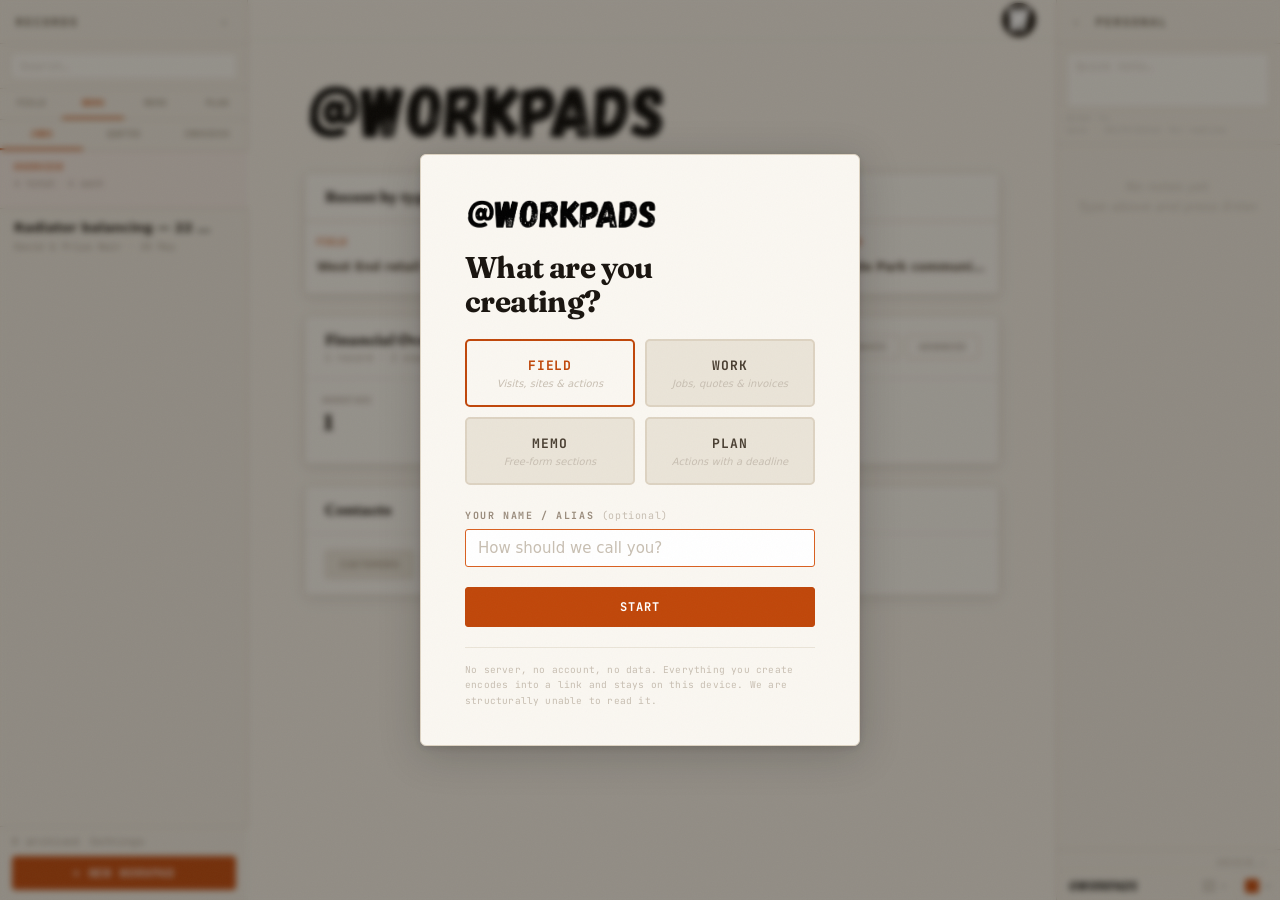
<file: index.html>
<!DOCTYPE html>
<html lang="en">
<head>
  <meta charset="UTF-8">
  <meta name="viewport" content="width=device-width, initial-scale=1.0">
  <title>Workpads</title>
  <link rel="manifest" href="/manifest.json">
  <meta name="mobile-web-app-capable" content="yes">
  <meta name="apple-mobile-web-app-capable" content="yes">
  <meta name="apple-mobile-web-app-status-bar-style" content="black-translucent">
  <meta name="apple-mobile-web-app-title" content="Workpads">
  <meta name="theme-color" content="#1a3055">
  <link rel="apple-touch-icon" href="/img/icon-192.svg">
  <link rel="preconnect" href="https://fonts.googleapis.com">
  <link rel="preconnect" href="https://fonts.gstatic.com" crossorigin>
  <link href="https://fonts.googleapis.com/css2?family=Fraunces:ital,opsz,wght@0,9..144,300;0,9..144,700;1,9..144,400&family=JetBrains+Mono:wght@400;500;700&family=Playfair+Display:ital,wght@0,700;1,400&family=Lora:ital,wght@0,400;0,500;1,400&family=IBM+Plex+Mono:wght@400;500;700&display=swap" rel="stylesheet">
  <script>
    (function(){
      var t = localStorage.getItem('wp_theme') || 'telegram';
      if (t !== 'telegram') document.documentElement.setAttribute('data-theme', t);
      var b = localStorage.getItem('wp_bg') || 'americana';
      if (b !== 'americana') document.documentElement.setAttribute('data-bg', b);
    }());
  </script>
  <link rel="stylesheet" href="css/app.css">
</head>
<body>

  <div id="shell">

    <!-- ── Three-column content area ───────────────────────── -->
    <div id="content">

      <!-- Left panel: Records -->
      <aside id="panel-left" class="panel">
        <div class="panel-header">
          <button class="panel-title" id="panel-left-title" title="Show all records">Records</button>
          <button class="panel-toggle" id="toggle-left" title="Collapse panel" aria-label="Collapse records panel">
            <span class="toggle-icon">‹</span>
          </button>
        </div>
        <div class="panel-body" id="panel-left-body">
          <!-- WorkpadsPanel.js renders here -->
        </div>
        <div class="panel-collapsed-label" aria-hidden="true">Records</div>
        <div class="left-panel-footer">
          <div class="lpf-stats">
            <span class="lpf-archive-link" id="lpf-archive-link">0 archived</span>
            <button class="lpf-settings-link" id="lpf-settings-btn">Settings</button>
          </div>
          <button class="btn-primary lpf-new-btn" id="lpf-new-workpad">+ New Workpad</button>
        </div>
      </aside>

      <!-- Main screen area -->
      <main id="main-area">
        <div id="main-topbar">
          <div class="main-topbar-left">
            <button id="mobile-btn-left" class="mobile-nav-btn mobile-nav-records" title="Open records panel" aria-label="Records"></button>
            <button id="btn-new" class="mobile-nav-btn mobile-nav-new" title="New workpad" aria-label="New workpad">+</button>
            <button id="mobile-btn-import" class="mobile-nav-btn mobile-nav-import" title="Import from link" aria-label="Import from link">&#8595;</button>
            <span id="main-topbar-breadcrumb" class="main-topbar-breadcrumb"></span>
          </div>
          <div class="main-topbar-right">
            <div class="view-variant-group" id="view-variant-group" style="display:none;">
              <button class="view-variant-btn" data-variant="compact" title="Compact view">A</button>
              <button class="view-variant-btn active" data-variant="default" title="Default view">1</button>
              <button class="view-variant-btn" data-variant="large" title="Large view">a</button>
            </div>
            <button id="mobile-btn-home" class="mobile-nav-btn mobile-nav-home" title="Home" aria-label="Home"><img src="/img/logo-w.png" alt="W" class="mobile-nav-w-img"></button>
            <button id="mobile-btn-note" class="mobile-nav-btn mobile-nav-note" title="Quick note" aria-label="Quick note">&#9998;</button>
            <button id="mobile-btn-right" class="mobile-nav-btn mobile-nav-personal" title="Open personal panel" aria-label="Personal"></button>
          </div>
        </div>
        <div id="screen-onboarding" class="screen"></div>
        <div id="screen-list"       class="screen"></div>
        <div id="screen-wizard"     class="screen"></div>
        <div id="screen-view"       class="screen"></div>
        <div id="screen-share"      class="screen"></div>
        <div id="screen-management" class="screen"></div>
        <div id="screen-archive"    class="screen"></div>
        <div id="screen-financial"         class="screen"></div>
        <div id="screen-finance-overview"  class="screen"></div>
      </main>

      <!-- Right panel: Personal -->
      <aside id="panel-right" class="panel">
        <div class="panel-header panel-header-right">
          <button class="panel-toggle" id="toggle-right" title="Collapse panel" aria-label="Collapse personal panel">
            <span class="toggle-icon">›</span>
          </button>
          <span class="panel-title">Personal</span>
        </div>
        <div class="panel-body" id="panel-right-body">
          <!-- PersonalPanel.js renders here -->
        </div>
        <div class="panel-collapsed-label" aria-hidden="true">Personal</div>
      </aside>

    </div><!-- #content -->

  </div><!-- #shell -->

  <!-- ── Onboarding overlay ─────────────────────────────────── -->
  <div id="overlay-onboarding" class="overlay" style="display:none;" role="dialog" aria-modal="true" aria-labelledby="onboard-heading">
    <div class="overlay-card">
      <div class="overlay-wordmark"><img src="/img/at-workpads.png" alt="@workpads" class="overlay-wordmark-img"></div>
      <h1 class="overlay-heading" id="onboard-heading">What are you<br>creating?</h1>
      <div class="pad-type-grid" id="onboard-type-grid">
        <button class="pad-type-btn selected" data-type="field">
          <span class="pad-type-label">Field</span>
          <span class="pad-type-desc">Visits, sites &amp; actions</span>
        </button>
        <button class="pad-type-btn" data-type="work">
          <span class="pad-type-label">Work</span>
          <span class="pad-type-desc">Jobs, quotes &amp; invoices</span>
        </button>
        <button class="pad-type-btn" data-type="note">
          <span class="pad-type-label">Memo</span>
          <span class="pad-type-desc">Free-form sections</span>
        </button>
        <button class="pad-type-btn" data-type="plan">
          <span class="pad-type-label">Plan</span>
          <span class="pad-type-desc">Actions with a deadline</span>
        </button>
      </div>
      <div class="field-group">
        <label class="field-label" for="onboard-alias">Your name / alias <span class="field-optional">(optional)</span></label>
        <input class="field-input" id="onboard-alias" type="text" placeholder="How should we call you?" autocomplete="off" autocorrect="off">
      </div>
      <button class="btn-primary btn-full" id="onboard-submit">Start</button>
      <p class="overlay-privacy">No server, no account, no data. Everything you create encodes into a link and stays on this device. We are structurally unable to read it.</p>
    </div>
  </div>

  <!-- ── Pad type picker overlay ───────────────────────────── -->
  <div id="overlay-pad-type" class="overlay" style="display:none;" role="dialog" aria-modal="true" aria-labelledby="pad-type-heading">
    <div class="overlay-card overlay-card-sm">
      <h2 class="overlay-heading-sm" id="pad-type-heading">New workpad</h2>
      <div class="pad-type-grid">
        <button class="pad-type-btn" data-type="field">
          <span class="pad-type-label">Field</span>
          <span class="pad-type-desc">Visits, sites &amp; actions</span>
        </button>
        <button class="pad-type-btn" data-type="work">
          <span class="pad-type-label">Work</span>
          <span class="pad-type-desc">Jobs, quotes &amp; invoices</span>
        </button>
        <button class="pad-type-btn" data-type="note">
          <span class="pad-type-label">Memo</span>
          <span class="pad-type-desc">Free-form sections</span>
        </button>
        <button class="pad-type-btn" data-type="plan">
          <span class="pad-type-label">Plan</span>
          <span class="pad-type-desc">Actions with a deadline</span>
        </button>
      </div>
      <div class="overlay-actions">
        <button class="btn-ghost" id="pad-type-cancel">Cancel</button>
      </div>
    </div>
  </div>

  <!-- ── Quick note overlay ─────────────────────────────────── -->
  <div id="overlay-quicknote" class="overlay" style="display:none;" role="dialog" aria-modal="true" aria-labelledby="quicknote-heading">
    <div class="overlay-card overlay-card-sm">
      <h2 class="overlay-heading-sm" id="quicknote-heading">Quick note</h2>
      <textarea class="field-input field-textarea" id="quicknote-input" placeholder="Capture a thought…" rows="5"></textarea>
      <div class="overlay-actions">
        <button class="btn-ghost" id="quicknote-cancel">Cancel</button>
        <button class="btn-primary" id="quicknote-save">Save note</button>
      </div>
    </div>
  </div>

  <!-- ── Note detail overlay ────────────────────────────────── -->
  <div id="overlay-note-detail" class="overlay" style="display:none;" role="dialog" aria-modal="true">
    <div class="overlay-card overlay-card-sm">
      <div class="overlay-note-header">
        <span class="overlay-note-time" id="overlay-note-time"></span>
        <div style="display:flex;gap:8px;align-items:center;">
          <button id="overlay-note-edit" style="font-family:var(--font-mono);font-size:10px;font-weight:700;letter-spacing:.08em;color:var(--ink-mid);background:var(--rule-light);border:1px solid var(--rule);border-radius:3px;padding:3px 9px;cursor:pointer;">Edit</button>
          <button id="overlay-note-copy" style="font-family:var(--font-mono);font-size:10px;font-weight:700;letter-spacing:.08em;color:var(--ink-mid);background:var(--rule-light);border:1px solid var(--rule);border-radius:3px;padding:3px 9px;cursor:pointer;">Copy</button>
          <button class="btn-icon" id="overlay-note-close" aria-label="Close">&times;</button>
        </div>
      </div>
      <div class="overlay-note-body" id="overlay-note-body"></div>
      <div id="overlay-note-edit-area" style="display:none;">
        <textarea id="overlay-note-edit-input" class="field-input field-textarea" rows="5" style="margin-bottom:10px;"></textarea>
        <div style="display:flex;gap:8px;justify-content:flex-end;">
          <button class="btn-ghost" id="overlay-note-edit-cancel">Cancel</button>
          <button class="btn-primary" id="overlay-note-edit-save">Save</button>
        </div>
      </div>
    </div>
  </div>

  <!-- ── Import / paste link overlay ─────────────────────────── -->
  <div id="overlay-import" class="overlay" style="display:none;" role="dialog" aria-modal="true" aria-labelledby="import-heading">
    <div class="overlay-card overlay-card-sm">
      <h2 class="overlay-heading-sm" id="import-heading">Add from link</h2>
      <div id="import-preview" class="import-preview" style="display:none;"></div>
      <div class="field-group" id="import-paste-group">
        <label class="field-label" for="import-url-input">Paste a workpads link</label>
        <input class="field-input" id="import-url-input" type="url" placeholder="workpads.me/p#&#x2026;" autocomplete="off" autocorrect="off" spellcheck="false">
      </div>
      <div id="import-error" style="display:none;font-family:var(--font-mono);font-size:11px;color:#b33a0a;margin:8px 0;"></div>
      <div class="overlay-actions">
        <button class="btn-ghost" id="import-cancel">Cancel</button>
        <button class="btn-primary" id="import-save" disabled>Save as new workpad</button>
      </div>
    </div>
  </div>

  <!-- ── Scripts ───────────────────────────────────────────── -->
  <script src="js/lib/fflate.js"></script>
  <script src="js/lib/codec.js"></script>
  <script src="js/services/StorageAdapter.js"></script>
  <script src="js/services/ActivityService.js"></script>
  <script src="js/services/RecordService.js"></script>
  <script src="js/services/PersonalService.js"></script>
  <script src="js/services/BlockRegistry.js"></script>
  <script src="js/screens/list.js"></script>
  <script src="js/lib/map-utils.js"></script>
  <script src="js/lib/postcard.js"></script>
  <script src="js/lib/pad-type.js"></script>
  <script src="js/lib/workpads-encrypt.js"></script>
  <script src="js/lib/pads-ext.js"></script>
  <script src="js/screens/wizard.js"></script>
  <script src="js/screens/view.js"></script>
  <script src="js/screens/share.js"></script>
  <script src="js/screens/management.js"></script>
  <script src="js/screens/archive.js"></script>
  <script src="js/screens/financial.js"></script>
  <script src="js/screens/finance-overview.js"></script>
  <script src="js/panels/WorkpadsPanel.js"></script>
  <script src="js/panels/PersonalPanel.js"></script>
  <script src="js/app.js"></script>
  <script>
    /* ── Panel footer wiring ── */
    (function () {
      /* Home (W) button */
      var homeBtn = document.getElementById('mobile-btn-home');
      if (homeBtn) homeBtn.addEventListener('click', function () { App.showList(); });

      /* Left footer: New Workpad */
      var newBtn = document.getElementById('lpf-new-workpad');
      if (newBtn) newBtn.addEventListener('click', function () { App.showTypePicker(); });

      /* Left footer: archive link + count */
      var archLink = document.getElementById('lpf-archive-link');
      if (archLink) {
        archLink.addEventListener('click', function () { App.showArchive(); });
        function refreshArchiveCount() {
          if (typeof RecordService !== 'undefined' && RecordService.listArchived) {
            RecordService.listArchived().then(function (r) {
              archLink.textContent = (r || []).length + ' archived';
            });
          }
        }
        refreshArchiveCount();
        setInterval(refreshArchiveCount, 8000);
      }

      /* Left footer: Settings link */
      var settingsBtn = document.getElementById('lpf-settings-btn');
      if (settingsBtn) settingsBtn.addEventListener('click', function () { App.showManagement('settings'); });

      /* Center topbar breadcrumb */
      window.setTopbarBreadcrumb = function (text) {
        var el = document.getElementById('main-topbar-breadcrumb');
        if (el) el.textContent = text || '';
      };
    }());
  </script>
  <script>
    if ('serviceWorker' in navigator) {
      window.addEventListener('load', function () {
        navigator.serviceWorker.register('/sw.js');
      });
    }
  </script>

</body>
</html>
</file>
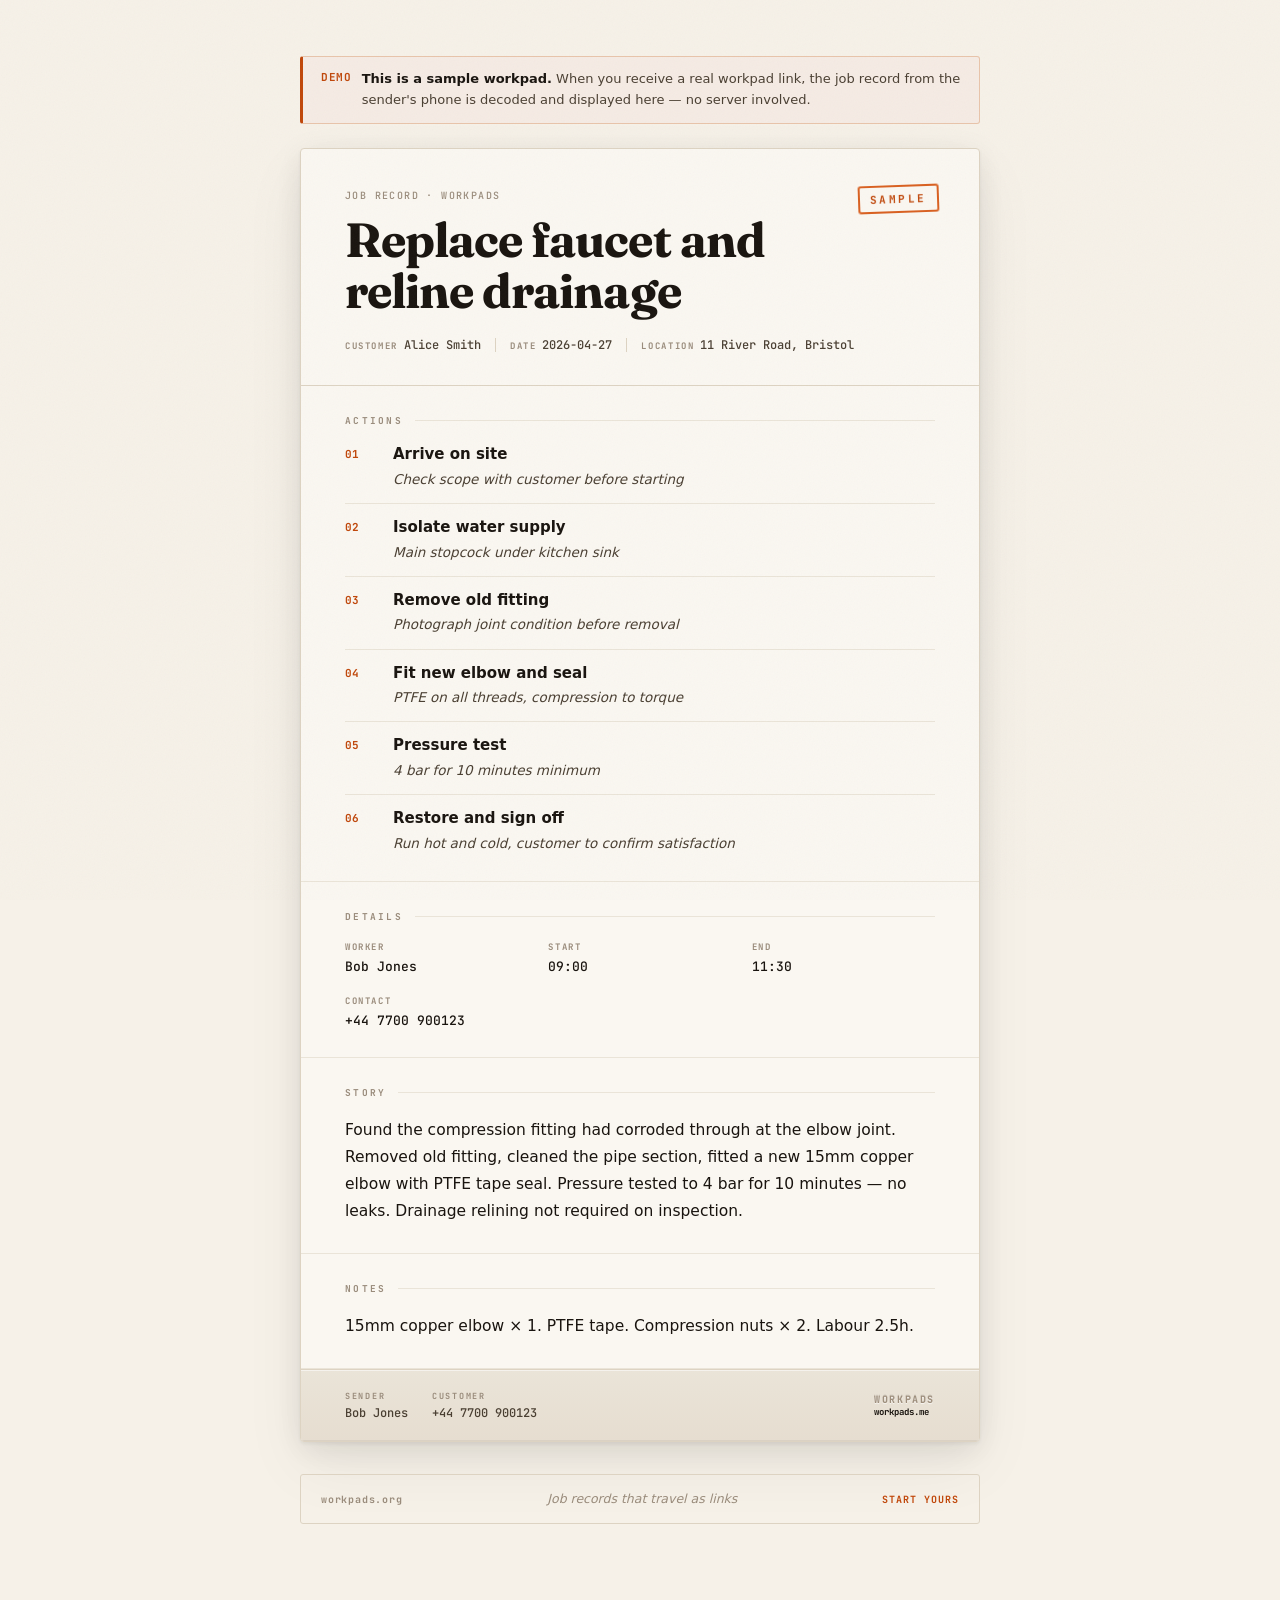
<file: p/index.html>
<!DOCTYPE html>
<html lang="en">
<head>
  <meta charset="UTF-8">
  <meta name="viewport" content="width=device-width, initial-scale=1.0">
  <title>Workpads — Job Record</title>
  <link rel="preconnect" href="https://fonts.googleapis.com">
  <link rel="preconnect" href="https://fonts.gstatic.com" crossorigin>
  <link href="https://fonts.googleapis.com/css2?family=Fraunces:ital,opsz,wght@0,9..144,300;0,9..144,700;1,9..144,400&family=JetBrains+Mono:wght@400;500;700&display=swap" rel="stylesheet">
  <script src="../js/lib/fflate.js?v=23"></script>
  <script src="../js/lib/pads-ext.js?v=23"></script>
  <script src="../js/lib/map-utils.js?v=32"></script>
  <script src="../js/lib/postcard.js?v=34"></script>
  <script src="../js/lib/pad-type.js?v=1"></script>
  <script src="../js/lib/workpads-encrypt.js?v=24"></script>
  <style>
    *, *::before, *::after { box-sizing: border-box; margin: 0; padding: 0; }

    :root {
      --paper:       #f6f1e8;
      --card:        #faf7f1;
      --ink:         #19140f;
      --ink-mid:     #4a3f32;
      --ink-muted:   #9a8c7c;
      --rule:        #ddd3c2;
      --rule-light:  #eae4d8;
      --stamp:       #c0470a;
      --stamp-light: #f5ebe4;
      --stamp-border: #d96020;
      --card-shadow: 0 2px 4px rgba(25,20,15,0.06), 0 8px 32px rgba(25,20,15,0.09), 0 24px 64px rgba(25,20,15,0.06);
    }

    html, body {
      height: 100%;
      background-color: var(--paper);
      color: var(--ink);
      -webkit-font-smoothing: antialiased;
    }

    /* ── Grain overlay ─────────────────────────────────────── */
    body::before {
      content: '';
      position: fixed;
      inset: 0;
      pointer-events: none;
      z-index: 1000;
      opacity: 0.035;
      background-image: url("data:image/svg+xml,%3Csvg xmlns='http://www.w3.org/2000/svg' width='300' height='300'%3E%3Cfilter id='n'%3E%3CfeTurbulence type='fractalNoise' baseFrequency='0.75' numOctaves='4' stitchTiles='stitch'/%3E%3C/filter%3E%3Crect width='300' height='300' filter='url(%23n)' opacity='1'/%3E%3C/svg%3E");
      background-repeat: repeat;
    }

    /* ── Page layout ───────────────────────────────────────── */
    .page {
      min-height: 100vh;
      display: flex;
      flex-direction: column;
    }

    /* ── Main content ──────────────────────────────────────── */
    .main {
      flex: 1;
      display: flex;
      flex-direction: column;
      align-items: center;
      padding: 56px 24px 80px;
    }

    /* ── Demo callout ──────────────────────────────────────── */
    .demo-callout {
      max-width: 680px;
      width: 100%;
      margin-bottom: 24px;
      background: var(--stamp-light);
      border: 1px solid #e8c4aa;
      border-left: 3px solid var(--stamp);
      border-radius: 3px;
      padding: 12px 18px;
      display: flex;
      gap: 10px;
      align-items: flex-start;
      opacity: 0;
      animation: fadeSlideDown 0.4s ease 0.1s forwards;
    }
    .demo-callout-icon {
      font-family: 'JetBrains Mono', monospace;
      font-size: 11px;
      font-weight: 700;
      color: var(--stamp);
      letter-spacing: 0.06em;
      padding-top: 1px;
      flex-shrink: 0;
    }
    .demo-callout-text {
      font-family: system-ui, -apple-system, sans-serif;
      font-size: 13px;
      color: var(--ink-mid);
      line-height: 1.6;
    }
    .demo-callout-text strong {
      color: var(--ink);
      font-weight: 700;
    }

    /* ── Document card ─────────────────────────────────────── */
    .document {
      max-width: 680px;
      width: 100%;
      background: var(--card);
      border: 1px solid var(--rule);
      border-radius: 4px;
      box-shadow: var(--card-shadow);
      overflow: hidden;
      opacity: 0;
      transform: translateY(24px);
      animation: rise 0.55s cubic-bezier(0.22, 1, 0.36, 1) 0.15s forwards;
    }

    @keyframes rise {
      to { opacity: 1; transform: translateY(0); }
    }
    @keyframes fadeSlideDown {
      to { opacity: 1; }
    }

    /* ── Document header ───────────────────────────────────── */
    .doc-header {
      padding: 40px 44px 32px;
      border-bottom: 1px solid var(--rule);
      position: relative;
    }

    .doc-stamp {
      position: absolute;
      top: 36px;
      right: 40px;
      font-family: 'JetBrains Mono', monospace;
      font-size: 11px;
      font-weight: 700;
      letter-spacing: 0.22em;
      color: var(--stamp);
      border: 2px solid var(--stamp-border);
      padding: 5px 10px;
      border-radius: 3px;
      transform: rotate(-2deg);
      opacity: 0;
      animation: stampIn 0.35s cubic-bezier(0.34, 1.56, 0.64, 1) 0.7s forwards;
    }
    @keyframes stampIn {
      from { opacity: 0; transform: rotate(-6deg) scale(0.85); }
      to   { opacity: 1; transform: rotate(-2deg) scale(1); }
    }

    .doc-ref {
      font-family: 'JetBrains Mono', monospace;
      font-size: 10px;
      font-weight: 500;
      letter-spacing: 0.14em;
      color: var(--ink-muted);
      text-transform: uppercase;
      margin-bottom: 12px;
    }

    .job-title {
      font-family: 'Fraunces', serif;
      font-size: clamp(28px, 5vw, 48px);
      font-weight: 700;
      line-height: 1.08;
      color: var(--ink);
      letter-spacing: -0.02em;
      margin-bottom: 20px;
      padding-right: 100px;
    }

    .doc-meta-row {
      display: flex;
      flex-wrap: wrap;
      gap: 0;
      align-items: center;
    }

    .meta-item {
      display: flex;
      align-items: baseline;
      gap: 6px;
    }
    .meta-label {
      font-family: 'JetBrains Mono', monospace;
      font-size: 9px;
      font-weight: 700;
      letter-spacing: 0.18em;
      color: var(--ink-muted);
      text-transform: uppercase;
    }
    .meta-value {
      font-family: 'JetBrains Mono', monospace;
      font-size: 12px;
      font-weight: 500;
      color: var(--ink-mid);
    }
    .meta-sep {
      width: 1px;
      height: 14px;
      background: var(--rule);
      margin: 0 14px;
      display: inline-block;
      vertical-align: middle;
    }

    /* ── Section ───────────────────────────────────────────── */
    .doc-section {
      padding: 28px 44px;
      border-bottom: 1px solid var(--rule-light);
      opacity: 0;
      animation: fadeIn 0.4s ease forwards;
    }
    .doc-section:last-child { border-bottom: none; }

    .doc-section:nth-child(2) { animation-delay: 0.35s; }
    .doc-section:nth-child(3) { animation-delay: 0.45s; }
    .doc-section:nth-child(4) { animation-delay: 0.55s; }
    .doc-section:nth-child(5) { animation-delay: 0.65s; }

    @keyframes fadeIn {
      to { opacity: 1; }
    }

    .section-header {
      display: flex;
      align-items: center;
      gap: 12px;
      margin-bottom: 18px;
    }

    .section-label {
      font-family: 'JetBrains Mono', monospace;
      font-size: 9.5px;
      font-weight: 700;
      letter-spacing: 0.24em;
      color: var(--ink-muted);
      text-transform: uppercase;
    }
    .section-rule {
      flex: 1;
      height: 1px;
      background: var(--rule-light);
    }

    /* ── Actions ───────────────────────────────────────────── */
    .actions-list {
      list-style: none;
      display: flex;
      flex-direction: column;
      gap: 0;
    }

    .action-item {
      display: flex;
      gap: 20px;
      align-items: flex-start;
      padding: 14px 0;
      border-bottom: 1px solid var(--rule-light);
    }
    .action-item:last-child { border-bottom: none; padding-bottom: 0; }
    .action-item:first-child { padding-top: 0; }

    .action-num {
      font-family: 'JetBrains Mono', monospace;
      font-size: 11px;
      font-weight: 700;
      color: var(--stamp);
      min-width: 28px;
      padding-top: 2px;
      letter-spacing: 0.04em;
    }

    .action-body { flex: 1; }

    .action-title {
      font-family: system-ui, -apple-system, sans-serif;
      font-size: 15px;
      font-weight: 700;
      color: var(--ink);
      line-height: 1.3;
    }
    .action-notes {
      font-family: system-ui, -apple-system, sans-serif;
      font-size: 13.5px;
      font-style: italic;
      color: var(--ink-mid);
      line-height: 1.5;
      margin-top: 4px;
    }

    /* ── Prose sections ────────────────────────────────────── */
    .prose {
      font-family: system-ui, -apple-system, sans-serif;
      font-size: 15.5px;
      color: var(--ink);
      line-height: 1.75;
    }

    .prose p { margin-bottom: .65em; }
    .prose p:last-child { margin-bottom: 0; }
    .prose ul, .prose ol { padding-left: 1.4em; margin-bottom: .6em; }
    .prose li { margin-bottom: .2em; }
    .prose strong { font-weight: 700; }
    .prose em { font-style: italic; }

    /* ── Details grid ──────────────────────────────────────── */
    .details-grid {
      display: grid;
      grid-template-columns: repeat(auto-fill, minmax(180px, 1fr));
      gap: 20px;
    }

    .detail-field { }
    .detail-field-label {
      font-family: 'JetBrains Mono', monospace;
      font-size: 9px;
      font-weight: 700;
      letter-spacing: 0.18em;
      text-transform: uppercase;
      color: var(--ink-muted);
      margin-bottom: 5px;
    }
    .detail-field-value {
      font-family: 'JetBrains Mono', monospace;
      font-size: 13px;
      font-weight: 500;
      color: var(--ink);
    }

    /* ── Financials section ─────────────────────────────────── */
    .fin-action-subhead {
      font-family: 'JetBrains Mono', monospace;
      font-size: 8px; font-weight: 700; letter-spacing: 0.08em;
      text-transform: uppercase; color: var(--stamp, #6b7c93);
      padding: 6px 0 1px; opacity: 0.8;
    }
    .fin-sub-head {
      font-family: 'JetBrains Mono', monospace;
      font-size: 9px; font-weight: 700; letter-spacing: 0.16em;
      text-transform: uppercase; color: var(--ink-muted);
      margin-bottom: 8px;
    }
    .fin-row {
      display: flex; justify-content: space-between; align-items: baseline;
      padding: 3px 0; border-bottom: 1px solid var(--rule-light);
    }
    .fin-row:last-of-type { border-bottom: none; }
    .fin-row-label {
      font-family: 'JetBrains Mono', monospace;
      font-size: 11px; color: var(--ink-mid);
    }
    .fin-row-amount {
      font-family: 'JetBrains Mono', monospace;
      font-size: 11px; font-weight: 700; color: var(--ink);
    }
    .fin-row-total {
      margin-top: 6px; padding-top: 5px;
      border-top: 1px solid var(--rule) !important;
      border-bottom: none !important;
      font-family: 'JetBrains Mono', monospace;
      font-size: 10px; font-weight: 700; color: var(--ink-muted);
      letter-spacing: 0.06em;
    }
    /* ── Viewer import bar ───────────────────────────────────── */
    .viewer-import-bar {
      display: none; align-items: center; gap: 12px; flex-wrap: wrap;
      background: var(--stamp-light); border: 1px solid var(--stamp-border);
      border-radius: 3px; padding: 10px 16px; margin-bottom: 14px;
    }
    .viewer-import-msg {
      font-family: 'JetBrains Mono', monospace; font-size: 10px; font-weight: 700;
      color: var(--stamp); flex: 1;
    }
    .viewer-import-action {
      font-family: 'JetBrains Mono', monospace; font-size: 10px; font-weight: 700;
      color: #fff; background: var(--stamp); border-radius: 3px;
      padding: 5px 12px; cursor: pointer; white-space: nowrap;
    }
    .viewer-import-done {
      font-family: 'JetBrains Mono', monospace; font-size: 10px; color: var(--stamp);
    }
    /* ── Viewer add-expense form ─────────────────────────────── */
    .viewer-add-expense { margin-top: 16px; }
    .viewer-add-expense-btn {
      font-family: 'JetBrains Mono', monospace; font-size: 10px; font-weight: 700;
      color: var(--stamp); border: 1px solid var(--stamp-border);
      border-radius: 3px; padding: 5px 12px; cursor: pointer; background: none;
      transition: opacity .13s; opacity: 0.7;
    }
    .viewer-add-expense-btn:hover { opacity: 1; }
    .viewer-expense-form { margin-top: 12px; }
    .viewer-exp-field-label {
      font-family: 'JetBrains Mono', monospace; font-size: 9px; font-weight: 700;
      letter-spacing: 0.12em; text-transform: uppercase; color: var(--ink-muted);
      margin: 10px 0 4px;
    }
    .viewer-exp-input, .viewer-exp-select {
      display: block; width: 100%;
      font-family: 'JetBrains Mono', monospace; font-size: 11px;
      border: 1px solid var(--rule); border-radius: 3px;
      padding: 8px 10px; background: var(--card); color: var(--ink);
    }
    .viewer-exp-input:focus, .viewer-exp-select:focus { outline: none; border-color: var(--stamp-border); }
    .viewer-exp-submit-btn {
      margin-top: 12px;
      font-family: 'JetBrains Mono', monospace; font-size: 10px; font-weight: 700;
      color: #fff; background: var(--stamp); border-radius: 3px;
      padding: 8px 16px; cursor: pointer; width: 100%; text-align: center;
      transition: background .13s;
    }
    .viewer-exp-submit-btn:hover { background: #a33a06; }
    .viewer-exp-feedback {
      font-family: 'JetBrains Mono', monospace; font-size: 10px;
      color: var(--stamp); margin-top: 6px; min-height: 1em;
    }
    .viewer-share-updates { margin-top: 14px; }
    .viewer-share-updates-btn {
      display: block; width: 100%;
      font-family: 'JetBrains Mono', monospace; font-size: 10px; font-weight: 700;
      letter-spacing: 0.08em; text-align: center;
      color: var(--stamp); background: none;
      border: 1.5px solid var(--stamp-border); border-radius: 3px;
      padding: 8px 12px; cursor: pointer; transition: background .13s, color .13s;
    }
    .viewer-share-updates-btn:hover { background: var(--stamp); color: #fff; }
    .fin-owing-block {
      margin-top: 14px; padding: 12px 16px;
      background: var(--stamp-light);
      border: 1px solid var(--stamp-border); border-radius: 3px;
    }
    .fin-owing-row {
      display: flex; justify-content: space-between; align-items: baseline;
    }
    .fin-owing-lbl {
      font-family: 'JetBrains Mono', monospace;
      font-size: 10px; font-weight: 700; letter-spacing: 0.12em;
      text-transform: uppercase; color: var(--stamp);
    }
    .fin-owing-amt {
      font-family: var(--font-body); font-size: 22px; font-weight: 700; color: var(--ink);
    }
    .fin-owing-sub {
      font-family: 'JetBrains Mono', monospace;
      font-size: 10px; color: var(--ink-muted); margin-top: 3px; text-align: right;
    }
    .fin-analysis-block { margin-top: 8px; }
    .fin-stat-grid { display: flex; flex-direction: column; gap: 0; }
    .fin-stat-row {
      display: flex; justify-content: space-between; align-items: baseline;
      padding: 6px 0; border-bottom: 1px solid var(--rule-light);
      font-family: 'JetBrains Mono', monospace; font-size: 11px;
    }
    .fin-stat-row:last-child { border-bottom: none; }
    .fin-stat-label { color: var(--ink-muted); letter-spacing: .04em; }
    .fin-stat-value { color: var(--ink); font-weight: 700; }
    .fin-stat-outstanding .fin-stat-label { color: var(--ink); }
    .fin-stat-outstanding .fin-stat-value { color: var(--stamp); }

    /* ── Document footer ───────────────────────────────────── */
    .doc-footer {
      padding: 20px 44px;
      background: linear-gradient(180deg, var(--rule-light) 0%, #e6ddd0 100%);
      border-top: 1px solid var(--rule);
      box-shadow: inset 0 1px 0 rgba(255,255,255,0.55), inset 0 -1px 0 rgba(25,20,15,0.06);
      display: flex;
      flex-wrap: wrap;
      gap: 24px;
      align-items: center;
      opacity: 0;
      animation: fadeIn 0.4s ease 0.75s forwards;
    }

    .footer-field { }
    .footer-field-label {
      font-family: 'JetBrains Mono', monospace;
      font-size: 8.5px;
      font-weight: 700;
      letter-spacing: 0.2em;
      text-transform: uppercase;
      color: var(--ink-muted);
      margin-bottom: 3px;
    }
    .footer-field-value {
      font-family: 'JetBrains Mono', monospace;
      font-size: 12px;
      font-weight: 500;
      color: var(--ink-mid);
    }

    .footer-brand {
      margin-left: auto;
      display: flex;
      align-items: center;
      gap: 8px;
    }
    .footer-brand-text {
      font-family: 'JetBrains Mono', monospace;
      font-size: 10px;
      font-weight: 700;
      letter-spacing: 0.16em;
      text-transform: uppercase;
      color: #9e8e7c;
      text-shadow:
        0 1px 1px rgba(255,255,255,0.75),
        0 -1px 0   rgba(25,20,15,0.14);
    }
    .footer-brand-sub {
      font-family: 'JetBrains Mono', monospace;
      font-size: 9px; font-weight: 700;
      color: var(--ink-faint);
    }

    /* ── About block (bottom) ──────────────────────────────── */
    .about-block {
      max-width: 680px;
      width: 100%;
      margin-top: 32px;
      padding: 16px 20px;
      border: 1px solid var(--rule);
      border-radius: 3px;
      display: flex;
      align-items: baseline;
      justify-content: space-between;
      gap: 16px;
      opacity: 0;
      animation: fadeIn 0.4s ease 0.9s forwards;
    }
    .about-wordmark {
      font-family: 'JetBrains Mono', monospace;
      font-size: 10px;
      font-weight: 700;
      letter-spacing: 0.08em;
      color: var(--ink-muted);
      text-decoration: none;
      border-bottom: 1px solid transparent;
      transition: color 0.13s, border-color 0.13s;
    }
    .about-wordmark:hover { color: var(--ink); border-bottom-color: var(--ink-faint); }
    .about-sub {
      font-family: system-ui, -apple-system, sans-serif;
      font-size: 12.5px;
      font-style: italic;
      color: var(--ink-muted);
    }
    .about-link {
      font-family: 'JetBrains Mono', monospace;
      font-size: 10px;
      font-weight: 700;
      letter-spacing: 0.1em;
      text-transform: uppercase;
      color: var(--stamp);
      text-decoration: none;
      border-bottom: 1px solid transparent;
      transition: border-color 0.13s;
      white-space: nowrap;
    }
    .about-link:hover { border-bottom-color: var(--stamp); }

    /* ── Approve block ─────────────────────────────────────── */
    .approve-block {
      max-width: 680px;
      width: 100%;
      margin: 32px auto 24px;
      padding: 0 4px;
      text-align: center;
    }
    .approve-btn {
      display: inline-block;
      font-family: 'JetBrains Mono', monospace;
      font-size: 11px; font-weight: 700; letter-spacing: 0.08em;
      text-transform: uppercase; color: #fff;
      background: var(--stamp); border-radius: 3px;
      padding: 12px 28px; transition: background 0.13s;
      cursor: pointer;
    }
    .approve-btn:hover { background: #a33a06; }
    .approve-note {
      font-family: 'JetBrains Mono', monospace;
      font-size: 9.5px; color: var(--ink-faint);
      margin-top: 8px; letter-spacing: 0.04em;
    }

    /* ── Approve overlay ───────────────────────────────────── */
    .p-overlay {
      position: fixed; inset: 0;
      background: rgba(25,20,15,0.45); backdrop-filter: blur(4px);
      z-index: 500; display: flex; align-items: center; justify-content: center;
      padding: 24px;
    }
    .p-overlay-card {
      background: var(--card); border: 1px solid var(--rule);
      border-radius: 6px; padding: 36px 40px 32px;
      width: 100%; max-width: 400px;
      box-shadow: 0 8px 40px rgba(25,20,15,.22);
    }
    .p-ov-wordmark {
      font-family: 'JetBrains Mono', monospace;
      font-size: 10px; font-weight: 700; letter-spacing: 0.22em;
      text-transform: uppercase; color: var(--ink-muted); margin-bottom: 18px;
    }
    .p-ov-heading {
      font-family: 'Fraunces', serif;
      font-size: 26px; font-weight: 700; color: var(--ink);
      line-height: 1.15; margin-bottom: 8px;
    }
    .p-ov-sub {
      font-family: system-ui, -apple-system, sans-serif;
      font-size: 14px; font-style: italic; color: var(--ink-muted);
      line-height: 1.6; margin-bottom: 24px;
    }
    .p-ov-field {
      display: block; width: 100%;
      background: var(--card-raised); border: 1.5px solid var(--rule);
      border-radius: 3px; padding: 9px 12px;
      font-family: system-ui, -apple-system, sans-serif; font-size: 15px;
      color: var(--ink); margin-bottom: 12px;
      transition: border-color 0.13s;
    }
    .p-ov-field:focus { border-color: #d96020; outline: none; }
    .p-ov-field::placeholder { color: var(--ink-faint); }
    .p-ov-btn {
      display: block; width: 100%;
      font-family: 'JetBrains Mono', monospace;
      font-size: 11px; font-weight: 700; letter-spacing: 0.08em;
      text-transform: uppercase; color: #fff;
      background: var(--stamp); border-radius: 3px;
      padding: 11px 16px; transition: background 0.13s;
    }
    .p-ov-btn:hover { background: #a33a06; }
    .p-ov-note {
      font-family: 'JetBrains Mono', monospace;
      font-size: 9px; color: var(--ink-faint);
      margin-top: 12px; letter-spacing: 0.04em; line-height: 1.5;
    }
    .p-ov-url-box {
      background: var(--ink); border-radius: 4px; padding: 14px 16px;
      margin: 16px 0; cursor: pointer;
      font-family: 'JetBrains Mono', monospace; font-size: 11px;
      color: rgba(240,237,230,.85); word-break: break-all; line-height: 1.55;
    }

    /* ── Error state ───────────────────────────────────────── */
    .error-card {
      max-width: 680px;
      width: 100%;
      background: var(--card);
      border: 1px solid var(--rule);
      border-radius: 4px;
      box-shadow: var(--card-shadow);
      padding: 48px 44px;
      text-align: center;
      opacity: 0;
      animation: rise 0.5s ease 0.1s forwards;
    }
    .error-icon {
      font-family: 'JetBrains Mono', monospace;
      font-size: 11px;
      font-weight: 700;
      letter-spacing: 0.22em;
      color: var(--stamp);
      border: 2px solid var(--stamp-border);
      padding: 5px 10px;
      border-radius: 3px;
      display: inline-block;
      margin-bottom: 24px;
    }
    .error-title {
      font-family: 'Fraunces', serif;
      font-size: 28px;
      font-weight: 700;
      color: var(--ink);
      margin-bottom: 12px;
    }
    .error-text {
      font-family: system-ui, -apple-system, sans-serif;
      font-size: 15px;
      color: var(--ink-mid);
      line-height: 1.7;
    }

    /* ── Responsive ────────────────────────────────────────── */
    @media (max-width: 600px) {
      .topbar { padding: 14px 20px; }
      .doc-header { padding: 28px 24px 24px; }
      .doc-section { padding: 22px 24px; }
      .doc-footer { padding: 18px 24px; }
      .doc-stamp { right: 20px; top: 24px; }
      .job-title { padding-right: 80px; }
      .main { padding: 32px 16px 60px; }
      .details-grid { grid-template-columns: 1fr 1fr; }
    }

    /* ── Account bar (shown when viewer has a local account) ── */
    .acct-bar {
      position: fixed; bottom: 0; left: 0; right: 0;
      background: var(--ink); color: #e8dfd0;
      display: flex; align-items: center; gap: 12px;
      padding: 11px 20px;
      font-family: 'JetBrains Mono', monospace; font-size: 11px;
      z-index: 200; border-top: 2px solid #c0470a;
      box-shadow: 0 -4px 24px rgba(25,20,15,.28);
      animation: slideUp .22s ease forwards;
    }
    @keyframes slideUp {
      from { transform: translateY(100%); opacity: 0; }
      to   { transform: translateY(0);    opacity: 1; }
    }
    .acct-bar-name { flex: 1; letter-spacing: .06em; color: rgba(232,223,208,.65); white-space: nowrap; overflow: hidden; text-overflow: ellipsis; }
    .acct-bar-name strong { color: #f5ece0; }
    .acct-bar-btn {
      background: none; border: 1px solid rgba(232,223,208,.3); color: #e8dfd0;
      padding: 6px 13px; border-radius: 3px; font-family: inherit; font-size: 10px;
      letter-spacing: .1em; text-transform: uppercase; cursor: pointer; white-space: nowrap;
      transition: background .12s, border-color .12s;
    }
    .acct-bar-btn:hover { background: rgba(232,223,208,.1); border-color: rgba(232,223,208,.6); }
    .acct-bar-btn.primary { background: #c0470a; border-color: #c0470a; color: #fff; }
    .acct-bar-btn.primary:hover { background: #a33a06; }
    .acct-bar-dismiss {
      background: none; border: none; color: rgba(232,223,208,.35);
      font-size: 20px; cursor: pointer; padding: 0 2px; line-height: 1;
      transition: color .12s; flex-shrink: 0;
    }
    .acct-bar-dismiss:hover { color: rgba(232,223,208,.8); }

    .action-heading-item { list-style: none; padding: 14px 0 6px; border-bottom: none; }
    .action-section-hd {
      font-family: 'JetBrains Mono', monospace; font-size: 10px; font-weight: 700;
      letter-spacing: .14em; text-transform: uppercase; color: var(--stamp);
    }
    .map-preview-offline { margin-top: 8px; border: 1px solid var(--rule); border-radius: 3px; overflow: hidden; }
    .map-preview-link,
    a.map-preview-offline.map-preview-link { display: block; text-decoration: none; color: inherit; cursor: pointer; }
    .map-preview-link-label {
      font-family: 'Source Serif 4', Georgia, serif; font-size: 13px; color: var(--ink-mid);
      padding: 14px 10px 2px; margin: 0; text-align: center;
    }
    .map-preview-loc-note,
    .view-loc-site-note {
      font-family: 'Fraunces', Georgia, serif; font-size: 13px; font-style: italic;
      color: var(--ink-mid); padding: 10px 12px; margin: 8px 0 0;
      background: var(--stamp-light); border-left: 3px solid var(--stamp);
      border-radius: 0 3px 3px 0; white-space: pre-wrap; line-height: 1.5;
    }
    .map-preview-note {
      font-family: 'JetBrains Mono', monospace; font-size: 9px; color: var(--ink-muted);
      padding: 6px 8px; background: var(--card);
    }
    .viewer-toolbar {
      max-width: 680px; width: 100%; margin: 0 auto 18px;
      padding: 12px 14px; background: var(--ink); color: var(--paper);
      border-radius: 4px; display: flex; align-items: center; gap: 12px;
    }
    .viewer-toolbar-msg {
      flex: 1; min-width: 0; text-align: left;
      font-family: 'JetBrains Mono', monospace; font-size: 10px;
      color: rgba(246,241,232,.78); letter-spacing: .03em; line-height: 1.4;
    }
    .viewer-toolbar-actions {
      display: flex; flex-wrap: nowrap; gap: 8px; align-items: center;
      flex-shrink: 0; justify-content: flex-end;
    }
    .viewer-toolbar-btn {
      font-family: 'JetBrains Mono', monospace; font-size: 10px; font-weight: 700;
      letter-spacing: .1em; text-transform: uppercase; padding: 9px 12px;
      border-radius: 3px; border: 1px solid rgba(246,241,232,.35);
      background: transparent; color: var(--paper); cursor: pointer;
      white-space: nowrap; flex-shrink: 0; text-decoration: none;
    }
    .viewer-toolbar-btn.primary {
      background: var(--stamp); border-color: var(--stamp); color: #fff;
    }
    .viewer-toolbar-btn:hover { border-color: rgba(246,241,232,.7); }
    @media (max-width: 480px) {
      .viewer-toolbar { padding: 10px 10px; gap: 8px; }
      .viewer-toolbar-msg { font-size: 8px; letter-spacing: .02em; line-height: 1.35; }
      .viewer-toolbar-btn { font-size: 9px; letter-spacing: .06em; padding: 8px 9px; }
    }
    .map-preview-fetchable { margin-top: 8px; border: 1px solid var(--rule); border-radius: 3px; overflow: hidden; }
    .map-fetch-row {
      display: flex; flex-wrap: wrap; align-items: center; gap: 8px;
      padding: 8px 10px; background: var(--card);
    }
    .map-fetch-btn {
      font-family: 'JetBrains Mono', monospace; font-size: 9px; font-weight: 700;
      letter-spacing: .08em; text-transform: uppercase; padding: 7px 10px;
      border-radius: 3px; border: 1px solid var(--rule); background: var(--paper);
      color: var(--ink); cursor: pointer;
    }
    .map-fetch-btn:disabled { opacity: .6; cursor: wait; }
    .map-fetch-hint {
      font-family: 'JetBrains Mono', monospace; font-size: 8px; color: var(--ink-muted);
    }
    .postcard-overlay {
      position: fixed; inset: 0; z-index: 9000; background: rgba(25,20,15,.78);
      display: flex; align-items: center; justify-content: center; padding: 20px;
    }
    .postcard-modal {
      background: var(--card); border: 1px solid var(--rule); border-radius: 8px;
      box-shadow: var(--card-shadow); max-width: 96vw; max-height: 92vh; overflow: auto;
      padding: 22px 24px; width: min(520px, 96vw);
    }
    .postcard-modal-sm { width: min(460px, 96vw); }
    .postcard-modal-preview { width: min(640px, 96vw); }
    .postcard-modal-head { display: flex; align-items: center; justify-content: space-between; margin-bottom: 12px; padding-bottom: 10px; border-bottom: 1px solid var(--rule-light); }
    .postcard-modal-title { font-family: 'Fraunces', Georgia, serif; font-size: 17px; font-weight: 700; }
    .postcard-modal-close { background: var(--rule-light); border: none; border-radius: 4px; width: 32px; height: 32px; font-size: 20px; cursor: pointer; color: var(--ink-muted); }
    .postcard-fmt-opt {
      display: flex; align-items: center; gap: 14px; width: 100%; text-align: left; padding: 12px 14px; margin-bottom: 8px;
      border: 1px solid var(--rule); border-radius: 6px; background: var(--paper); cursor: pointer;
    }
    .postcard-fmt-thumb { flex-shrink: 0; background: linear-gradient(135deg,#e8e4dc 40%,#c0470a 100%); border: 1px solid var(--rule); border-radius: 3px; }
    .postcard-fmt-thumb-square { width: 40px; height: 40px; }
    .postcard-fmt-thumb-landscape { width: 48px; height: 27px; }
    .postcard-fmt-thumb-detailed { width: 48px; height: 25px; }
    .postcard-fmt-info { flex: 1; }
    .postcard-fmt-name { display: block; font-size: 14px; font-weight: 700; }
    .postcard-fmt-desc { display: block; font-family: 'JetBrains Mono', monospace; font-size: 9px; color: var(--ink-muted); margin-top: 3px; }
    .postcard-preview-wrap { overflow: hidden; margin: 10px auto; background: #19140f; border-radius: 6px; border: 1px solid rgba(255,255,255,.08); }
    .postcard-map-note { font-family: 'JetBrains Mono', monospace; font-size: 9px; color: var(--ink-muted); margin-bottom: 8px; }
    .postcard-loading { font-family: 'JetBrains Mono', monospace; font-size: 11px; color: var(--ink-muted); padding: 32px; text-align: center; }
    .postcard-modal-actions { display: flex; gap: 8px; flex-wrap: wrap; margin-top: 14px; padding-top: 12px; border-top: 1px solid var(--rule-light); }
    .postcard-msg-input { width: 100%; font-size: 14px; padding: 10px 12px; border: 1px solid var(--rule); border-radius: 4px; margin-bottom: 12px; }
    .postcard-field-label { display: block; font-family: 'JetBrains Mono', monospace; font-size: 9px; font-weight: 700; letter-spacing: .1em; text-transform: uppercase; color: var(--ink-muted); margin-bottom: 6px; }
    .postcard-opt-group { margin-bottom: 12px; }
    .postcard-opt-row { display: flex; align-items: center; gap: 10px; padding: 8px 10px; margin-bottom: 4px; border: 1px solid var(--rule-light); border-radius: 4px; font-size: 13px; }
    .postcard-opt-row.disabled { opacity: .45; }
    .postcard-loc-hint { font-family: 'JetBrains Mono', monospace; font-size: 10px; color: var(--ink-muted); margin-bottom: 12px; line-height: 1.5; }
    .postcard-loc-opt { display: flex; align-items: center; gap: 10px; padding: 8px 10px; margin-bottom: 4px; border: 1px solid var(--rule-light); border-radius: 4px; font-size: 14px; }
    .btn-primary, .btn-ghost {
      font-family: 'JetBrains Mono', monospace; font-size: 10px; font-weight: 700; letter-spacing: .08em;
      padding: 9px 14px; border-radius: 3px; cursor: pointer; border: 1px solid var(--rule);
    }
    .btn-primary { background: var(--stamp); border-color: var(--stamp); color: #fff; }
    .btn-ghost { background: var(--paper); color: var(--ink-mid); }
    .viewer-return-panel {
      max-width: 680px; width: 100%; margin: 24px auto 0;
      padding: 16px 18px; background: var(--stamp-light);
      border: 1px solid #e8c4aa; border-radius: 4px;
    }
    .viewer-return-title {
      font-family: 'JetBrains Mono', monospace; font-size: 10px; font-weight: 700;
      letter-spacing: .12em; text-transform: uppercase; color: var(--stamp); margin-bottom: 10px;
    }
    .view-loc-item { margin-bottom: 14px; }
    .view-loc-address { font-weight: 600; margin-bottom: 4px; }
    .view-loc-notes { font-size: 13px; color: var(--ink-mid); margin-bottom: 6px; }
    .sealed-gate {
      max-width: 680px; width: 100%; margin-bottom: 20px; padding: 14px 16px;
      background: var(--stamp-light); border: 1px solid #e8c4aa; border-radius: 3px;
    }
    .sealed-gate p {
      font-family: 'JetBrains Mono', monospace; font-size: 11px; color: var(--ink-mid); margin-bottom: 10px;
    }
    .sealed-gate-row { display: flex; gap: 8px; flex-wrap: wrap; }
    .sealed-gate input {
      flex: 1; min-width: 160px; font-family: 'JetBrains Mono', monospace; font-size: 12px;
      padding: 8px 10px; border: 1px solid var(--rule); border-radius: 3px; background: var(--card);
    }
    .sealed-gate button {
      font-family: 'JetBrains Mono', monospace; font-size: 10px; font-weight: 700;
      letter-spacing: .1em; text-transform: uppercase; padding: 8px 14px;
      background: var(--stamp); color: #fff; border: none; border-radius: 3px; cursor: pointer;
    }
    .sealed-msg {
      font-family: 'JetBrains Mono', monospace; font-size: 11px; color: var(--ink-muted); font-style: italic;
    }

    /* ── Review screen (full-screen, sender reviewing returned record) */
    .review-screen { min-height: 100vh; background: var(--paper); }
    .review-header {
      background: var(--ink); color: var(--paper);
      padding: 36px 28px 30px;
    }
    .review-tag {
      font-family: 'JetBrains Mono', monospace; font-size: 9.5px;
      letter-spacing: .2em; text-transform: uppercase; color: #c0470a;
      margin-bottom: 10px;
    }
    .review-title {
      font-family: 'Fraunces', serif; font-size: 28px; font-weight: 300;
      line-height: 1.22; color: var(--paper);
    }
    .review-meta {
      font-family: 'JetBrains Mono', monospace; font-size: 11px;
      color: rgba(246,241,232,.5); margin-top: 10px; letter-spacing: .04em;
    }
    .review-body { max-width: 680px; margin: 0 auto; padding: 30px 24px 80px; }
    .review-section { margin-bottom: 28px; }
    .review-section-label {
      font-family: 'JetBrains Mono', monospace; font-size: 9px;
      letter-spacing: .2em; text-transform: uppercase; color: var(--ink-muted);
      padding-bottom: 9px; margin-bottom: 12px;
      border-bottom: 1px solid var(--rule-light);
    }
    .review-record-card {
      background: var(--card); border: 1px solid var(--rule);
      border-radius: 4px; padding: 16px 18px;
    }
    .review-record-job {
      font-family: 'Fraunces', serif; font-size: 19px; font-weight: 300;
      color: var(--ink); margin-bottom: 5px;
    }
    .review-record-meta {
      font-family: 'JetBrains Mono', monospace; font-size: 10px;
      color: var(--ink-muted); letter-spacing: .05em;
    }
    .review-approval-box {
      background: #edf5ee; border: 1px solid #b4d9bb;
      border-left: 3px solid #4a9a5a; border-radius: 3px; padding: 14px 18px;
    }
    .review-approval-name {
      font-family: 'Fraunces', serif; font-size: 16px; font-weight: 700;
      color: var(--ink); margin-bottom: 3px;
    }
    .review-approval-date {
      font-family: 'JetBrains Mono', monospace; font-size: 10px;
      color: var(--ink-muted); letter-spacing: .05em;
    }
    .review-diff-item {
      display: flex; align-items: center; gap: 12px;
      padding: 12px 14px; background: var(--card); border: 1px solid var(--rule);
      border-radius: 3px; margin-bottom: 8px; transition: background .18s, border-color .18s, opacity .18s;
    }
    .review-diff-item.accepted { background: #edf5ee; border-color: #b4d9bb; }
    .review-diff-item.declined { opacity: .38; }
    .review-diff-label { flex: 1; font-family: 'JetBrains Mono', monospace; font-size: 11px; color: var(--ink); }
    .review-diff-amount {
      font-family: 'JetBrains Mono', monospace; font-size: 12px; font-weight: 700;
      color: var(--ink-mid); flex-shrink: 0;
    }
    .review-diff-btns { display: flex; gap: 6px; flex-shrink: 0; }
    .review-diff-accept, .review-diff-decline {
      background: none; padding: 4px 10px; border-radius: 2px;
      font-family: 'JetBrains Mono', monospace; font-size: 9px;
      letter-spacing: .1em; text-transform: uppercase; cursor: pointer;
      transition: background .12s, color .12s;
    }
    .review-diff-accept { border: 1px solid #4a9a5a; color: #4a9a5a; }
    .review-diff-accept:hover, .review-diff-accept.active { background: #4a9a5a; color: #fff; }
    .review-diff-decline { border: 1px solid var(--rule); color: var(--ink-muted); }
    .review-diff-decline:hover { background: var(--rule-light); }
    .review-actions { display: flex; gap: 10px; flex-wrap: wrap; margin-top: 22px; padding-top: 20px; border-top: 1px solid var(--rule-light); }
    .review-btn-primary {
      background: var(--stamp); color: #fff; border: none; border-radius: 3px;
      padding: 11px 20px; font-family: 'JetBrains Mono', monospace;
      font-size: 11px; letter-spacing: .08em; text-transform: uppercase;
      cursor: pointer; transition: background .12s;
    }
    .review-btn-primary:hover { background: #a33a06; }
    .review-btn-ghost {
      background: none; color: var(--ink-mid); border: 1px solid var(--rule); border-radius: 3px;
      padding: 11px 20px; font-family: 'JetBrains Mono', monospace;
      font-size: 11px; letter-spacing: .08em; text-transform: uppercase;
      cursor: pointer; transition: background .12s, border-color .12s;
    }
    .review-btn-ghost:hover { background: var(--rule-light); border-color: var(--ink-mid); }
    .review-done-banner {
      background: #edf5ee; border: 1px solid #b4d9bb; border-radius: 3px;
      padding: 14px 18px; font-family: 'JetBrains Mono', monospace;
      font-size: 11px; color: #3a7a45; letter-spacing: .04em; line-height: 1.6;
    }
    .review-done-banner a { color: inherit; font-weight: 700; }
    @media (max-width: 600px) {
      .review-header { padding: 28px 20px 24px; }
      .review-body { padding: 22px 16px 60px; }
      .review-diff-btns { flex-direction: column; gap: 4px; }
    }
  </style>
</head>
<body>

<div class="page">
  <main class="main" id="main">
    <!-- content rendered by JS -->
  </main>
</div>

<script>
(function() {
  'use strict';

  // ── Viewer state ──────────────────────────────────────────
  var _currentRecord  = null;
  var _currentFin     = null;
  var _viewerExpenses = [];  // expenses added by this viewer

  // ── Field definitions ─────────────────────────────────────
  var SCALAR_FIELDS = [
    {id:'job',bit:0},{id:'customer',bit:1},{id:'date',bit:2},{id:'location',bit:3},
    {id:'meeting_time',bit:4},{id:'start_time',bit:5},{id:'end_time',bit:6},
    {id:'customer_phone',bit:7},{id:'worker',bit:8},
    {id:'details',bit:10},{id:'story',bit:11},
  ];
  var SCALAR_FIELDS_A = SCALAR_FIELDS.concat([
    {id:'amount',bit:12},{id:'currency',bit:13},{id:'vat',bit:14},{id:'record_type',bit:15},
  ]);
  var RECORD_TYPES  = ['quote','invoice','expense','payment'];
  var CURRENCIES    = ['GBP','USD','EUR','CAD','AUD','NZD','ZAR'];
  var VAT_RATES     = ['0','5','7.5','10','12.5','15','20','23','25'];
  var BILLING_TYPES = ['billable','non-billable','absorbed','cogs'];
  var FIN_BIT = 12;

  var FIELD_LABELS = {
    worker:         'Worker',
    start_time:     'Start',
    end_time:       'End',
    customer_phone: 'Contact',
    location:       'Location',
  };

  // ── Codec helpers ─────────────────────────────────────────
  function base64urlToBytes(str) {
    var padded = str + '=='.slice(0, (4 - str.length % 4) % 4);
    var bin = atob(padded.replace(/-/g, '+').replace(/_/g, '/'));
    var bytes = new Uint8Array(bin.length);
    for (var i = 0; i < bin.length; i++) bytes[i] = bin.charCodeAt(i);
    return bytes;
  }

  function bytesToBase64url(bytes) {
    var bin = '';
    for (var i = 0; i < bytes.length; i++) bin += String.fromCharCode(bytes[i]);
    return btoa(bin).replace(/\+/g, '-').replace(/\//g, '_').replace(/=/g, '');
  }

  // ── base91 (1cg/ only) ────────────────────────────────────────
  var B91C='!"$\'()*+,-./0123456789:;<=>?@ABCDEFGHIJKLMNOPQRSTUVWXYZ[\\]^_`abcdefghijklmnopqrstuvwxyz{|}~';
  var B91D=(function(){var d=new Int8Array(128).fill(-1);for(var i=0;i<B91C.length;i++)d[B91C.charCodeAt(i)]=i;return d;}());
  function fromBase91(str){var v=-1,b=0,n=0,o=[];for(var i=0;i<str.length;i++){var c=str.charCodeAt(i);var p=(c<128)?B91D[c]:-1;if(p===-1)continue;if(v<0){v=p;}else{v+=p*91;b|=v<<n;n+=(v&8191)>88?13:14;do{o.push(b&0xff);b>>=8;n-=8;}while(n>7);v=-1;}}if(v>=0)o.push((b|(v<<n))&0xff);return new Uint8Array(o);}

  // ── WORKPADS_DICT (1cg/ deflate preset dictionary) ────────────
  var WORKPADS_DICT_C=(function(){var s=[' Ltd Limited Company Services Solutions Group',' customer worker supervisor contractor colleague site',' Street Road Avenue Lane Drive Close Crescent Place Court Way',' plumbing electrical heating drainage guttering insulation',' front back garden yard driveway gate roof wall floor ceiling door window',' fence install repair replace service maintain check inspect clean paint fix',' invoice quote payment expense received approved pending complete outstanding',' labour materials parts delivery callout emergency',' January February March April May June July August September October November December',' Monday Tuesday Wednesday Thursday Friday Saturday Sunday',' 09:00 10:00 11:00 12:00 13:00 14:00 15:00 16:00 17:00 18:00'].join('');return new TextEncoder().encode(s);}());

  // ── Date / amount helpers (1cg/ only) ─────────────────────────
  var DATE_EPOCH_C=Date.UTC(2020,0,1),MS_DAY_C=86400000;
  function u16ToDateC(days){var ms=DATE_EPOCH_C+days*MS_DAY_C;var d=new Date(ms);var y=d.getUTCFullYear();var m=('0'+(d.getUTCMonth()+1)).slice(-2);var dy=('0'+d.getUTCDate()).slice(-2);return y+'-'+m+'-'+dy;}
  function u32ToAmountC(u){if(!u)return'0';var p=u%100;var w=(u-p)/100;if(!p)return String(w);return w+'.'+(p<10?'0':'')+p;}
  function ru32C(f,o){return{v:((f[o]&0xff)*0x1000000)+((f[o+1]&0xff)<<16)+((f[o+2]&0xff)<<8)+(f[o+3]&0xff),o:o+4};}

  // ── padsDecodeC (1cg/ frame decoder) ─────────────────────────
  function padsDecodeC(frame){
    var pos=0,td=new TextDecoder(),rec={};
    if(frame[pos++]!==0x01)throw new Error('bad template');
    var flags=(frame[pos]<<8)|frame[pos+1];pos+=2;
    function rf(){var r=ru16(frame,pos);pos=r.o;var s=td.decode(frame.slice(pos,pos+r.v));pos+=r.v;return s;}
    // bits 0-1 (job, customer)
    for(var i=0;i<SCALAR_FIELDS.length;i++){var f=SCALAR_FIELDS[i];if(f.bit>=2)break;if(flags&(1<<f.bit))rec[f.id]=rf();}
    // bit 2 (date) uint16
    if(flags&(1<<2)){rec.date=u16ToDateC((frame[pos]<<8)|frame[pos+1]);pos+=2;}
    // bits 3-8
    for(var i2=0;i2<SCALAR_FIELDS.length;i2++){var f2=SCALAR_FIELDS[i2];if(f2.bit<=2||f2.bit>=9)continue;if(flags&(1<<f2.bit))rec[f2.id]=rf();}
    // bit 9 (actions) — per-action flags, conditional notes
    if(flags&(1<<9)){var cnt=frame[pos++],acts=[];for(var j=0;j<cnt;j++){var af=frame[pos++];var ti=rf();var ni=(af&0x01)?rf():'';acts.push({title:ti,notes:ni});}rec.actions=acts;}
    // bits 10-11 (details, story)
    for(var j2=0;j2<SCALAR_FIELDS.length;j2++){var sf=SCALAR_FIELDS[j2];if(sf.bit>9&&sf.bit<12&&(flags&(1<<sf.bit)))rec[sf.id]=rf();}
    // bit 12 (FIN) — uint32 amounts
    if(flags&(1<<12)){
      var ff=frame[pos++];rec.record_type='job';
      if(ff&0x01){var ri=frame[pos++];rec.record_type=RECORD_TYPES[ri]||'job';}
      if(ff&0x02){var ci=frame[pos++];rec.currency=ci===255?rf():(CURRENCIES[ci]||'');}
      if(ff&0x04){var vi=frame[pos++];rec.vat=vi===255?rf():(VAT_RATES[vi]||'');}
      if(ff&0x08){var ra=ru32C(frame,pos);rec.amount=u32ToAmountC(ra.v);pos=ra.o;}
      if(ff&0x10){var ec=frame[pos++],exps=[];for(var ei=0;ei<ec;ei++){var ef=frame[pos++];var ramt=ru32C(frame,pos);var ex={amount:u32ToAmountC(ramt.v)};pos=ramt.o;if(ef&0x01)ex.job=rf();if(ef&0x02)ex.date=rf();if(ef&0x04)ex.expense_billing=BILLING_TYPES[frame[pos++]]||'billable';if(ef&0x08)ex.actionIdx=frame[pos++];if(ef&0x10)ex.is_viewer=true;exps.push(ex);}rec._expenses=exps;}
      if(ff&0x20){var pc=frame[pos++],pays=[];for(var pi=0;pi<pc;pi++){var pf=frame[pos++];var pramt=ru32C(frame,pos);var py={amount:u32ToAmountC(pramt.v)};pos=pramt.o;if(pf&0x01)py.job=rf();if(pf&0x02)py.date=rf();pays.push(py);}rec._payments=pays;}
    }
    // bit 13 (chainRef): 3 raw bytes → base64url
    if(flags&(1<<13)){rec._chainRef=bytesToBase64url(frame.slice(pos,pos+3));pos+=3;}
    return rec;
  }

  function ru16(frame, o) { return { v: (frame[o] << 8) | frame[o+1], o: o+2 }; }

  // ── Fin block decoder ─────────────────────────────────────
  function readFinBlock(frame, offset, td) {
    var ff = frame[offset++];
    var fin = { record_type:null, currency:null, vat:null, amount:null, expenses:[], payments:[] };
    if (ff & 0x01) {
      var rt = frame[offset++];
      if (rt === 255) { var ra=ru16(frame,offset);offset=ra.o;fin.record_type=td.decode(frame.slice(offset,offset+ra.v));offset+=ra.v; }
      else fin.record_type = RECORD_TYPES[rt] || null;
    }
    if (ff & 0x02) {
      var ci = frame[offset++];
      if (ci === 255) { var rb=ru16(frame,offset);offset=rb.o;fin.currency=td.decode(frame.slice(offset,offset+rb.v));offset+=rb.v; }
      else fin.currency = CURRENCIES[ci] || null;
    }
    if (ff & 0x04) {
      var vi = frame[offset++];
      if (vi === 255) { var rc=ru16(frame,offset);offset=rc.o;fin.vat=td.decode(frame.slice(offset,offset+rc.v));offset+=rc.v; }
      else fin.vat = VAT_RATES[vi] || null;
    }
    if (ff & 0x08) { var rd=ru16(frame,offset);offset=rd.o;fin.amount=td.decode(frame.slice(offset,offset+rd.v));offset+=rd.v; }
    if (ff & 0x10) {
      var ec = frame[offset++];
      for (var ei=0; ei<ec; ei++) {
        var ef=frame[offset++]; var re=ru16(frame,offset);offset=re.o;
        var ex={amount:td.decode(frame.slice(offset,offset+re.v))};offset+=re.v;
        if (ef&0x01){var rf=ru16(frame,offset);offset=rf.o;ex.job=td.decode(frame.slice(offset,offset+rf.v));offset+=rf.v;}
        if (ef&0x02){var rg=ru16(frame,offset);offset=rg.o;ex.date=td.decode(frame.slice(offset,offset+rg.v));offset+=rg.v;}
        if (ef&0x04){ex.billing=BILLING_TYPES[frame[offset++]]||null;}
        if (ef&0x08){ex.actionIdx=frame[offset++];}
        if (ef&0x10){ex.is_viewer=true;}
        fin.expenses.push(ex);
      }
    }
    if (ff & 0x20) {
      var pc = frame[offset++];
      for (var pi=0; pi<pc; pi++) {
        var pf=frame[offset++]; var rh=ru16(frame,offset);offset=rh.o;
        var py={amount:td.decode(frame.slice(offset,offset+rh.v))};offset+=rh.v;
        if (pf&0x01){var ri=ru16(frame,offset);offset=ri.o;py.job=td.decode(frame.slice(offset,offset+ri.v));offset+=ri.v;}
        if (pf&0x02){var rj=ru16(frame,offset);offset=rj.o;py.date=td.decode(frame.slice(offset,offset+rj.v));offset+=rj.v;}
        fin.payments.push(py);
      }
    }
    return { fin: fin, offset: offset };
  }

  // ── recordToFin: decoded record → rendering format ────────
  function recordToFin(record) {
    if (!record || (!record._expenses && !record._payments)) return null;
    var fin = { e: [], p: [] };
    (record._expenses || []).forEach(function(ex) {
      var item = { a: String(ex.amount || '0') };
      if (ex.job)           item.l = ex.job;
      if (ex.date)          item.d = ex.date;
      if (ex.actionIdx != null) item.n = ex.actionIdx;
      if (ex.is_viewer)     item.s = 'v';
      fin.e.push(item);
    });
    (record._payments || []).forEach(function(py) {
      var item = { a: String(py.amount || '0') };
      if (py.job)  item.l = py.job;
      if (py.date) item.d = py.date;
      fin.p.push(item);
    });
    return (fin.e.length || fin.p.length) ? fin : null;
  }

  // ── Decoders ──────────────────────────────────────────────
  function padsDecodeA(frame) {
    var flags=(frame[1]<<8)|frame[2], offset=3, td=new TextDecoder(), rec={};
    for (var i=0;i<SCALAR_FIELDS_A.length;i++) {
      var f=SCALAR_FIELDS_A[i];
      if (f.bit<9&&(flags&(1<<f.bit))){var r=ru16(frame,offset);offset=r.o;rec[f.id]=td.decode(frame.slice(offset,offset+r.v));offset+=r.v;}
    }
    if (flags&(1<<9)){
      var cnt=frame[offset++],acts=[];
      for (var j=0;j<cnt;j++){var rt=ru16(frame,offset);offset=rt.o;var ti=td.decode(frame.slice(offset,offset+rt.v));offset+=rt.v;var rn=ru16(frame,offset);offset=rn.o;var ni=td.decode(frame.slice(offset,offset+rn.v));offset+=rn.v;acts.push({title:ti,notes:ni});}
      rec.actions=acts;
    }
    for (var k=0;k<SCALAR_FIELDS_A.length;k++){
      var hf=SCALAR_FIELDS_A[k];
      if (hf.bit>9&&(flags&(1<<hf.bit))){var r2=ru16(frame,offset);offset=r2.o;rec[hf.id]=td.decode(frame.slice(offset,offset+r2.v));offset+=r2.v;}
    }
    return rec;
  }

  function padsDecodeB(frame) {
    var flags=(frame[1]<<8)|frame[2], offset=3, td=new TextDecoder(), rec={};
    for (var i=0;i<SCALAR_FIELDS.length;i++){
      var f=SCALAR_FIELDS[i];
      if (f.bit<9&&(flags&(1<<f.bit))){var r=ru16(frame,offset);offset=r.o;rec[f.id]=td.decode(frame.slice(offset,offset+r.v));offset+=r.v;}
    }
    if (flags&(1<<9)){
      var cnt=frame[offset++],acts=[];
      for (var j=0;j<cnt;j++){var rt=ru16(frame,offset);offset=rt.o;var ti=td.decode(frame.slice(offset,offset+rt.v));offset+=rt.v;var rn=ru16(frame,offset);offset=rn.o;var ni=td.decode(frame.slice(offset,offset+rn.v));offset+=rn.v;acts.push({title:ti,notes:ni});}
      rec.actions=acts;
    }
    for (var i2=0;i2<SCALAR_FIELDS.length;i2++){
      var sf=SCALAR_FIELDS[i2];
      if (sf.bit>9&&sf.bit<FIN_BIT&&(flags&(1<<sf.bit))){var r2=ru16(frame,offset);offset=r2.o;rec[sf.id]=td.decode(frame.slice(offset,offset+r2.v));offset+=r2.v;}
    }
    if (flags&(1<<FIN_BIT)){
      var res=readFinBlock(frame,offset,td);offset=res.offset;
      var fin=res.fin;
      if (fin.record_type) rec.record_type=fin.record_type;
      if (fin.currency)    rec.currency=fin.currency;
      if (fin.vat)         rec.vat=fin.vat;
      if (fin.amount)      rec.amount=fin.amount;
      if (fin.expenses.length) rec._expenses=fin.expenses;
      if (fin.payments.length) rec._payments=fin.payments;
    }
    return rec;
  }

  function decodeWorkpad(hashFragment) {
    var segs=hashFragment.split('&'), payload=segs[0], chainRef=null;
    for (var si=1;si<segs.length;si++){
      var eq=segs[si].indexOf('=');
      if (eq!==-1&&segs[si].slice(0,eq)==='c') chainRef=segs[si].slice(eq+1);
    }
    if (!/^[0-9][a-z][a-z]\//.test(payload)) throw new Error('Unrecognised format');
    var tag=payload.slice(0,3);
    var rec;
    if (tag==='1cg'||tag==='1dg') {
      // 1cg/ = base91 (legacy); 1dg/ = base64url (current) — same binary frame
      var fb=(tag==='1cg')?fromBase91(payload.slice(4)):base64urlToBytes(payload.slice(4));
      var frame=fflate.inflateSync(fb);
      rec=padsDecodeC(frame);
    } else {
      var frame2=fflate.inflateSync(base64urlToBytes(payload.slice(4)));
      rec=(tag==='1ag') ? padsDecodeA(frame2) : padsDecodeB(frame2);
      if (chainRef) rec._chainRef=chainRef;
    }
    return rec;
  }

  function getLocalOwnerId(record) {
    try {
      for (var i = 0; i < localStorage.length; i++) {
        var k = localStorage.key(i);
        if (!k || k.indexOf('wp_record_') !== 0) continue;
        var stored = JSON.parse(localStorage.getItem(k) || 'null');
        if (stored && !stored.parentId && !stored.receivedAt &&
            stored.job === record.job && stored.customer === record.customer) return stored.id;
      }
    } catch(_) {}
    return null;
  }

  function importViewerExpenses(ownerId, finItems, record) {
    var imported = 0;
    finItems.forEach(function(e) {
      var expId = Date.now().toString(36) + Math.random().toString(36).slice(2, 6);
      var exp = {
        id:              expId,
        recordType:      'expense',
        parentId:        ownerId,
        job:             e.l || 'Expense',
        amount:          e.a || '0',
        currency:        record.currency || 'GBP',
        expense_billing: 'customer',
        createdAt:       Date.now(),
        updatedAt:       Date.now(),
        draft:           false,
        importedFromViewer: true,
      };
      if (e.n != null) {
        exp.actionIdx = e.n;
        if (record.actions && record.actions[e.n]) exp.actionTitle = record.actions[e.n].title;
      }
      try { localStorage.setItem('wp_record_' + expId, JSON.stringify(exp)); imported++; } catch(_) {}
    });
    return imported;
  }

  // ── Encoder (ACK + augmented share) ──────────────────────
  function writeFinBlock(record, expenses, payments) {
    var te=new TextEncoder(), parts=[], ff=0;
    function pu16(n){return new Uint8Array([(n>>>8)&0xFF,n&0xFF]);}
    if (record.record_type!=null){
      ff|=0x01; var ri=RECORD_TYPES.indexOf(record.record_type);
      parts.push(new Uint8Array([ri===-1?255:ri]));
      if (ri===-1){var rb=te.encode(record.record_type);parts.push(pu16(rb.length));parts.push(rb);}
    }
    if (record.currency!=null){
      ff|=0x02; var ci=CURRENCIES.indexOf(record.currency);
      parts.push(new Uint8Array([ci===-1?255:ci]));
      if (ci===-1){var cb=te.encode(record.currency);parts.push(pu16(cb.length));parts.push(cb);}
    }
    if (record.vat!=null){
      ff|=0x04; var vi=VAT_RATES.indexOf(String(record.vat));
      parts.push(new Uint8Array([vi===-1?255:vi]));
      if (vi===-1){var vb=te.encode(String(record.vat));parts.push(pu16(vb.length));parts.push(vb);}
    }
    if (record.amount!=null&&record.amount!==''){
      ff|=0x08; var ab=te.encode(String(record.amount));
      parts.push(pu16(ab.length));parts.push(ab);
    }
    if (expenses&&expenses.length){
      ff|=0x10; parts.push(new Uint8Array([expenses.length]));
      expenses.forEach(function(ex){
        var ef=0,ep=[];
        var ea=te.encode(String(ex.amount||'0'));ep.push(pu16(ea.length));ep.push(ea);
        if (ex.job){ef|=0x01;var jb=te.encode(ex.job);ep.push(pu16(jb.length));ep.push(jb);}
        if (ex.date){ef|=0x02;var db=te.encode(ex.date);ep.push(pu16(db.length));ep.push(db);}
        if (ex.billing){ef|=0x04;ep.push(new Uint8Array([Math.max(0,BILLING_TYPES.indexOf(ex.billing))]));}
        if (ex.actionIdx!=null){ef|=0x08;ep.push(new Uint8Array([ex.actionIdx]));}
        if (ex.is_viewer) ef|=0x10;
        parts.push(new Uint8Array([ef]));
        ep.forEach(function(p){parts.push(p);});
      });
    }
    if (payments&&payments.length){
      ff|=0x20; parts.push(new Uint8Array([payments.length]));
      payments.forEach(function(py){
        var pf=0,pp=[];
        var pa=te.encode(String(py.amount||'0'));pp.push(pu16(pa.length));pp.push(pa);
        if (py.job){pf|=0x01;var pjb=te.encode(py.job);pp.push(pu16(pjb.length));pp.push(pjb);}
        if (py.date){pf|=0x02;var pdb=te.encode(py.date);pp.push(pu16(pdb.length));pp.push(pdb);}
        parts.push(new Uint8Array([pf]));
        pp.forEach(function(p){parts.push(p);});
      });
    }
    if (!ff) return null;
    var all=[new Uint8Array([ff])].concat(parts);
    var tot=0;all.forEach(function(p){tot+=p.length;});
    var out=new Uint8Array(tot),pos2=0;
    all.forEach(function(p){out.set(p,pos2);pos2+=p.length;});
    return out;
  }

  function buildAugmentedUrl() {
    var record = _currentRecord;
    if (!record) return window.location.href;
    var finBase = _currentFin || { e: [], p: [] };
    var expenses = (finBase.e || []).map(function(e) {
      return { amount: e.a, job: e.l, date: e.d, actionIdx: e.n, is_viewer: e.s === 'v' };
    }).concat(_viewerExpenses.map(function(e) {
      return { amount: e.amount, job: e.job, date: e.date, actionIdx: e.actionIdx, is_viewer: true };
    }));
    var payments = (finBase.p || []).map(function(p) {
      return { amount: p.a, job: p.l, date: p.d };
    });
    var hash = encodeWorkpad(record, record._chainRef || null, expenses, payments);
    return 'https://workpads.me/p#' + hash;
  }

  function encodeWorkpad(record, chainRef, expenses, payments) {
    var te=new TextEncoder(), flags=0, lowFields=[], highFields=[];
    SCALAR_FIELDS.forEach(function(f){
      if (record[f.id]!=null&&record[f.id]!==''){
        var b=te.encode(String(record[f.id]));
        if (f.bit<9){flags|=(1<<f.bit);lowFields.push(b);}
        else if (f.bit>9&&f.bit<FIN_BIT){flags|=(1<<f.bit);highFields.push(b);}
      }
    });
    var finBytes=writeFinBlock(record,expenses||[],payments||[]);
    if (finBytes) flags|=(1<<FIN_BIT);
    var actBytes=null;
    if (record.actions&&record.actions.length){
      flags|=(1<<9);
      var ap=[new Uint8Array([record.actions.length])];
      record.actions.forEach(function(a){
        var tb=te.encode(a.title||'');ap.push(new Uint8Array([(tb.length>>>8)&0xFF,tb.length&0xFF]));ap.push(tb);
        var nb=te.encode(a.notes||'');ap.push(new Uint8Array([(nb.length>>>8)&0xFF,nb.length&0xFF]));ap.push(nb);
      });
      var at=0;ap.forEach(function(p){at+=p.length;});
      actBytes=new Uint8Array(at);var apos=0;
      ap.forEach(function(p){actBytes.set(p,apos);apos+=p.length;});
    }
    var size=3;
    lowFields.forEach(function(b){size+=2+b.length;});
    if (actBytes) size+=actBytes.length;
    highFields.forEach(function(b){size+=2+b.length;});
    if (finBytes) size+=finBytes.length;
    var buf=new Uint8Array(size),pos=0;
    buf[pos++]=0x01;buf[pos++]=(flags>>>8)&0xFF;buf[pos++]=flags&0xFF;
    function wf(b){buf[pos++]=(b.length>>>8)&0xFF;buf[pos++]=b.length&0xFF;buf.set(b,pos);pos+=b.length;}
    lowFields.forEach(wf);
    if (actBytes){buf.set(actBytes,pos);pos+=actBytes.length;}
    highFields.forEach(wf);
    if (finBytes){buf.set(finBytes,pos);pos+=finBytes.length;}
    var compressed=fflate.deflateSync(buf,{level:9});
    var hash='1bg/'+bytesToBase64url(compressed);
    if (chainRef) hash+='&c='+chainRef;
    return hash;
  }

  // ── Rendering ─────────────────────────────────────────────
  function esc(s) {
    return String(s || '').replace(/&/g,'&amp;').replace(/</g,'&lt;').replace(/>/g,'&gt;');
  }

  function renderMetaItem(label, value) {
    if (!value) return '';
    return '<div class="meta-item">' +
      '<span class="meta-label">' + label + '</span>' +
      '<span class="meta-value">' + esc(value) + '</span>' +
    '</div>';
  }

  function padClass(record) {
    return (record && record.record_class) || 'work';
  }

  function renderMetaRow(record) {
    var pc = padClass(record);
    var items = [];

    if (pc === 'field') {
      if (record.date) items.push(renderMetaItem('Date', record.date));
      if (record.start_time || record.end_time) {
        items.push(renderMetaItem('Time', [record.start_time, record.end_time].filter(Boolean).join(' – ')));
      }
      if (record.worker) items.push(renderMetaItem('Alias', record.worker));
    } else if (pc === 'note') {
      if (record.worker) items.push(renderMetaItem('Alias', record.worker));
    } else if (pc === 'plan') {
      if (record.date)     items.push(renderMetaItem('Start', record.date));
      if (record.due_date) items.push(renderMetaItem('Due', record.due_date));
      if (record.location) items.push(renderMetaItem('Location', record.location));
      if (record.worker)   items.push(renderMetaItem('Alias', record.worker));
    } else {
      if (record.customer) items.push(renderMetaItem('Customer', record.customer));
      if (record.date)     items.push(renderMetaItem('Date', record.date));
      if (record.location) items.push(renderMetaItem('Location', record.location));
    }

    if (items.length === 0) return '';

    var html = '<div class="doc-meta-row">';
    for (var i = 0; i < items.length; i++) {
      if (i > 0) html += '<span class="meta-sep"></span>';
      html += items[i];
    }
    return html + '</div>';
  }

  function renderActions(actions) {
    if (!actions || actions.length === 0) return '';
    var html = '<div class="doc-section">' +
      '<div class="section-header">' +
        '<span class="section-label">Actions</span>' +
        '<span class="section-rule"></span>' +
      '</div>' +
      '<ol class="actions-list">';

    for (var i = 0; i < actions.length; i++) {
      var a = actions[i];
      if (a.kind === 'heading' || a.isHeading) {
        html += '<li class="action-item action-heading-item">' +
          '<div class="action-body"><div class="action-title action-section-hd">' + esc(a.title) + '</div></div>' +
        '</li>';
        continue;
      }
      var num = (i + 1 < 10 ? '0' : '') + (i + 1);
      html += '<li class="action-item">' +
        '<span class="action-num">' + num + '</span>' +
        '<div class="action-body">' +
          '<div class="action-title">' + esc(a.title) + '</div>' +
          (a.notes ? '<div class="action-notes">' + esc(a.notes) + '</div>' : '') +
        '</div>' +
      '</li>';
    }

    return html + '</ol></div>';
  }

  function renderSealedSection(label) {
    return '<div class="doc-section">' +
      '<div class="section-header"><span class="section-label">' + esc(label) + '</span><span class="section-rule"></span></div>' +
      '<p class="sealed-msg">Sealed — enter passphrase above to unlock.</p></div>';
  }

  function renderSealedGate(record) {
    var unlockable = canUnlock(record);
    return '<div class="sealed-gate" id="sealed-gate">' +
      '<p><strong>Encrypted workpad.</strong> Enter the passphrase the sender gave you separately (it is not in this link).</p>' +
      (unlockable
        ? '<div class="sealed-gate-row">' +
            '<input type="password" id="sealed-pass" placeholder="Passphrase" autocomplete="off">' +
            '<button type="button" id="sealed-unlock-btn">Unlock</button>' +
          '</div>'
        : '<p class="sealed-msg">Unlock unavailable — encryption scripts did not load. Hard-refresh this page and try again.</p>') +
      '<p id="sealed-err" style="display:none;font-family:\'JetBrains Mono\',monospace;font-size:10px;color:var(--stamp);margin-top:8px;"></p>' +
    '</div>';
  }

  function renderFieldLocations(record) {
    if (looksEncrypted(record) && isSealed(record)) return '';
    var locs = [];
    try {
      if (record._locations_json) {
        locs = JSON.parse(typeof MapUtils !== 'undefined'
          ? MapUtils.expandLocationsJson(record._locations_json) : record._locations_json);
      }
    } catch (_) {}
    if (!locs.length && record.location) locs = [{ address: record.location, notes: '' }];
    if (!locs.length) return '';

    var body = '';
    locs.forEach(function (loc, i) {
      var label = (typeof MapUtils !== 'undefined')
        ? MapUtils.locationLabel(loc) : (loc.title || loc.address || 'Untitled site');
      var notes = loc.notes || '';
      var mapHtml = (typeof MapUtils !== 'undefined')
        ? MapUtils.renderLocationPreview(loc, null, null, { includeNotes: false, useSnapshot: false, fetchable: true }) : '';
      body += '<div class="view-loc-item">' +
        '<div class="view-loc-address">' + esc(label) + '</div>' +
        (loc.address && loc.address !== label
          ? '<div class="view-loc-notes">' + esc(loc.address) + '</div>' : '') +
        (notes ? '<div class="view-loc-site-note">' + esc(notes) + '</div>' : '') +
        mapHtml +
      '</div>';
    });
    return '<div class="doc-section"><div class="section-header">' +
      '<span class="section-label">Locations</span><span class="section-rule"></span></div>' +
      body + '</div>';
  }

  function renderProsePlain(label, text) {
    if (!text || !String(text).trim()) return '';
    var lines = String(text).split('\n');
    var body = '<div class="prose">';
    lines.forEach(function (line) { body += '<p>' + esc(line) + '</p>'; });
    body += '</div>';
    return '<div class="doc-section"><div class="section-header">' +
      '<span class="section-label">' + esc(label) + '</span><span class="section-rule"></span></div>' +
      body + '</div>';
  }

  function renderPlanMap(record) {
    if (typeof MapUtils === 'undefined') return '';
    var planLoc = MapUtils.expandLocation({
      address: record.location || '',
      map_url: record.location_map_url || '',
      lat: record.location_lat,
      lon: record.location_lon,
      zoom: record.location_zoom,
    });
    var mapHtml = MapUtils.renderLocationPreview(planLoc, null, null, { useSnapshot: false, fetchable: true });
    if (!mapHtml) return '';
    return '<div class="doc-section"><div class="section-header">' +
      '<span class="section-label">Map</span><span class="section-rule"></span></div>' +
      mapHtml + '</div>';
  }

  function isSealed(record) {
    return !!(record && record.encrypt_enabled && record._encrypt_seal);
  }

  function looksEncrypted(record) {
    if (!record) return false;
    if (isSealed(record)) return true;
    if (record.job === 'Encrypted workpad') return true;
    if (typeof PadsExt !== 'undefined' && PadsExt.isTransportEncrypted(record)) return true;
    if (record.details && /<!--wp-ext:/.test(record.details)) return true;
    return false;
  }

  function canUnlock(record) {
    return isSealed(record) && typeof WorkpadsEncrypt !== 'undefined';
  }

  function renderPadBody(record, fin, isDemo) {
    var pc = padClass(record);
    var sealed = isSealed(record);
    var encrypted = looksEncrypted(record);
    var html = '';

    if (!isDemo && encrypted && sealed) {
      return '<div class="doc-section"><p class="sealed-msg">Content is encrypted. Unlock with your passphrase above.</p></div>';
    }
    if (!isDemo && encrypted && !sealed) {
      return '<div class="doc-section"><p class="sealed-msg">This workpad is encrypted but the link could not be read completely. Ask the sender to re-share.</p></div>';
    }

    if (pc === 'field') {
      html += renderFieldLocations(record);
      if (record.actions && record.actions.length) html += renderActions(record.actions);
      if (record.story) html += renderProse('Activity notes', record.story);
      else if (sealed) html += renderSealedSection('Activity notes');
      return html;
    }

    if (pc === 'note') {
      if (record.pads_actions) html += renderProsePlain('Actions', record.pads_actions);
      else if (sealed) html += renderSealedSection('Actions');
      if (record.pads_details) html += renderProsePlain('Details', record.pads_details);
      else if (sealed) html += renderSealedSection('Details');
      if (record.story) html += renderProse('Summary', record.story);
      else if (sealed) html += renderSealedSection('Summary');
      if (record.details && record.details !== record.pads_details) {
        html += renderProse('Notes', record.details);
      }
      return html;
    }

    if (pc === 'plan') {
      if (record.actions && record.actions.length) html += renderActions(record.actions);
      html += renderPlanMap(record);
      if (record.story) html += renderProse('General plan', record.story);
      else if (sealed) html += renderSealedSection('General plan');
      var planDetails = record.details || record.pads_details;
      if (planDetails) html += renderProse('Details', planDetails);
      else if (sealed) html += renderSealedSection('Details');
      return html;
    }

    html += renderActions(record.actions);
    html += renderDetailsGrid(record);
    if (typeof MapUtils !== 'undefined' && (record.location_map_url || record.location_lat != null)) {
      html += renderPlanMap(record);
    }
    if (record.story) html += renderProse('Story', record.story);
    else if (sealed) html += renderSealedSection('Story');
    if (record.details) html += renderProse('Notes', record.details);
    else if (sealed) html += renderSealedSection('Notes');
    if (!isDemo) html += renderFinSection(fin, record.currency === 'EUR' ? '\u20ac' : record.currency === 'USD' ? '$' : '\u00a3', record);
    if (!isDemo) html += renderFinAnalysis(fin, record.currency === 'EUR' ? '\u20ac' : record.currency === 'USD' ? '$' : '\u00a3', record);
    return html;
  }

  function renderDetailsGrid(record) {
    var detailFields = ['worker', 'start_time', 'end_time', 'customer_phone'];
    var fields = [];
    for (var i = 0; i < detailFields.length; i++) {
      var key = detailFields[i];
      if (record[key]) {
        fields.push('<div class="detail-field">' +
          '<div class="detail-field-label">' + esc(FIELD_LABELS[key] || key) + '</div>' +
          '<div class="detail-field-value">' + esc(record[key]) + '</div>' +
        '</div>');
      }
    }
    if (fields.length === 0) return '';
    return '<div class="doc-section">' +
      '<div class="section-header">' +
        '<span class="section-label">Details</span>' +
        '<span class="section-rule"></span>' +
      '</div>' +
      '<div class="details-grid">' + fields.join('') + '</div>' +
    '</div>';
  }

  function mdInline(s) {
    s = esc(s);
    s = s.replace(/\*\*(.+?)\*\*/g, '<strong>$1</strong>');
    s = s.replace(/\*(.+?)\*/g,     '<em>$1</em>');
    s = s.replace(/`(.+?)`/g,       '<code style="font-family:\'JetBrains Mono\',monospace;font-size:.85em;background:rgba(0,0,0,.06);border-radius:2px;padding:1px 4px;">$1</code>');
    return s;
  }

  function md(text) {
    if (!text) return '';
    var lines = text.split('\n'), html = '', inUl = false, inOl = false;
    function closeList() {
      if (inUl) { html += '</ul>'; inUl = false; }
      if (inOl) { html += '</ol>'; inOl = false; }
    }
    lines.forEach(function(line) {
      var hm = line.match(/^(#{1,3})\s+(.+)/);
      if (hm) { closeList(); var l=hm[1].length; html += '<h'+l+' style="font-weight:700;margin:.5em 0 .25em;">'+mdInline(hm[2])+'</h'+l+'>'; return; }
      var ulm = line.match(/^[-*]\s+(.+)/);
      if (ulm) { if (inOl) closeList(); if (!inUl) { html += '<ul>'; inUl = true; } html += '<li>'+mdInline(ulm[1])+'</li>'; return; }
      var olm = line.match(/^\d+\.\s+(.+)/);
      if (olm) { if (inUl) closeList(); if (!inOl) { html += '<ol>'; inOl = true; } html += '<li>'+mdInline(olm[1])+'</li>'; return; }
      closeList();
      if (line.trim() === '') { if (html.slice(-4) !== '<br>') html += '<br>'; return; }
      html += '<p>'+mdInline(line)+'</p>';
    });
    closeList();
    return html;
  }

  function renderProse(label, text) {
    if (!text || /<!--wp-ext:/.test(text)) return '';
    return '<div class="doc-section">' +
      '<div class="section-header">' +
        '<span class="section-label">' + label + '</span>' +
        '<span class="section-rule"></span>' +
      '</div>' +
      '<div class="prose">' + md(text) + '</div>' +
    '</div>';
  }

  function renderFooter(record) {
    var fields = [];
    if (record.worker) {
      fields.push('<div class="footer-field">' +
        '<div class="footer-field-label">Sender</div>' +
        '<div class="footer-field-value">' + esc(record.worker) + '</div>' +
      '</div>');
    }
    if (record.customer_phone) {
      fields.push('<div class="footer-field">' +
        '<div class="footer-field-label">Customer</div>' +
        '<div class="footer-field-value">' + esc(record.customer_phone) + '</div>' +
      '</div>');
    }

    return '<div class="doc-footer">' +
      fields.join('') +
      '<div class="footer-brand">' +
        '<div>' +
          '<div class="footer-brand-text">Workpads</div>' +
          '<div class="footer-brand-sub">workpads.me</div>' +
        '</div>' +
      '</div>' +
    '</div>';
  }

  function renderFinSection(fin, sym, record) {
    if (!fin || (!fin.e && !fin.p)) return '';
    var quoted = parseFloat(record && record.amount) || 0;
    var html = '<div class="doc-section fin-section">' +
      '<div class="section-header">' +
        '<span class="section-label">Financials</span>' +
        '<span class="section-rule"></span>' +
      '</div>';

    // Expenses + Live Work Charge
    var totalExpenses = 0;
    if (fin.e && fin.e.length) {
      html += '<div class="fin-sub-head">Expenses</div>';
      // Group by actionIdx (field 'n')
      var expGroups = [];
      var expGroupMap = {};
      fin.e.forEach(function(e) {
        var key = e.n != null ? String(e.n) : '';
        if (!expGroupMap[key]) {
          var title = '';
          if (key !== '' && record && record.actions && record.actions[parseInt(key, 10)]) {
            title = record.actions[parseInt(key, 10)].title;
          }
          var g = { key: key, title: title, items: [] };
          expGroups.push(g);
          expGroupMap[key] = g;
        }
        expGroupMap[key].items.push(e);
      });
      expGroups.forEach(function(g) {
        if (g.title) {
          html += '<div class="fin-action-subhead">' + esc(g.title) + '</div>';
        }
        g.items.forEach(function(e) {
          var amt = parseFloat(e.a) || 0;
          totalExpenses += amt;
          html += '<div class="fin-row">' +
            '<span class="fin-row-label">' + esc(e.l || 'Expense') + (e.d ? ' \xb7 ' + esc(e.d) : '') + '</span>' +
            '<span class="fin-row-amount">' + sym + amt.toFixed(2) + '</span>' +
          '</div>';
        });
      });
    }

    var liveCharge = 0;
    if (quoted > 0 && totalExpenses < quoted) {
      liveCharge    = quoted - totalExpenses;
      totalExpenses = quoted;
      html += '<div class="fin-row" style="opacity:.75;">' +
        '<span class="fin-row-label" style="font-style:italic;">Live Work Charge</span>' +
        '<span class="fin-row-amount">' + sym + liveCharge.toFixed(2) + '</span>' +
      '</div>';
    }

    if (fin.e && fin.e.length) {
      html += '<div class="fin-row fin-row-total">' +
        '<span>Subtotal</span>' +
        '<span>' + sym + totalExpenses.toFixed(2) + '</span>' +
      '</div>';
    }

    // Payments
    var totalPaid = 0;
    if (fin.p && fin.p.length) {
      html += '<div class="fin-sub-head" style="margin-top:12px;">Payments received</div>';
      fin.p.forEach(function(p) {
        var amt = parseFloat(p.a) || 0;
        totalPaid += amt;
        html += '<div class="fin-row">' +
          '<span class="fin-row-label">' + esc(p.l || 'Payment') + (p.d ? ' \xb7 ' + esc(p.d) : '') + '</span>' +
          '<span class="fin-row-amount">' + sym + amt.toFixed(2) + '</span>' +
        '</div>';
      });
    }

    // Amount owing
    var billable = Math.max(totalExpenses, quoted);
    var owing    = Math.max(0, billable - totalPaid);
    var owingLabel = record && record.record_type === 'invoice' ? 'Amount owing'
                   : record && record.record_type === 'quote'   ? 'Total quote'
                   : 'Total amount';
    html += '<div class="fin-owing-block">' +
      '<div class="fin-owing-row">' +
        '<span class="fin-owing-lbl">' + owingLabel + '</span>' +
        '<span class="fin-owing-amt">' + sym + owing.toFixed(2) + '</span>' +
      '</div>' +
      (totalPaid > 0 ? '<div class="fin-owing-sub">' + sym + totalPaid.toFixed(2) + ' received</div>' : '') +
    '</div>';

    // "+ Add expense" form — only for job records and quotes, not invoices
    if (record && record.record_type !== 'invoice') {
      var actionOpts = '';
      if (record.actions && record.actions.length) {
        actionOpts = '<select class="viewer-exp-select" id="viewer-exp-action"><option value="">— no specific action —</option>';
        record.actions.forEach(function(a, i) {
          actionOpts += '<option value="' + i + '">' + esc(a.title) + '</option>';
        });
        actionOpts += '</select>';
      }
      html += '<div class="viewer-add-expense">' +
        '<button class="viewer-add-expense-btn" id="viewer-add-expense-btn">+ Add expense</button>' +
        '<div class="viewer-expense-form" id="viewer-expense-form" style="display:none;">' +
          (actionOpts ? '<div class="viewer-exp-field-label">For action</div>' + actionOpts : '') +
          '<div class="viewer-exp-field-label">Description</div>' +
          '<input class="viewer-exp-input" id="viewer-exp-desc" type="text" placeholder="What is the expense?" autocomplete="off">' +
          '<div class="viewer-exp-field-label">Amount</div>' +
          '<input class="viewer-exp-input" id="viewer-exp-amount" type="number" step="0.01" min="0" placeholder="0.00" autocomplete="off">' +
          '<button class="viewer-exp-submit-btn" id="viewer-expense-submit">Add expense</button>' +
          '<div class="viewer-exp-feedback" id="viewer-exp-feedback"></div>' +
        '</div>' +
        '<div class="viewer-share-updates" id="viewer-share-updates" style="display:none;">' +
          '<button class="viewer-share-updates-btn" id="viewer-share-updates-btn">Share Updates</button>' +
        '</div>' +
      '</div>';
    }

    html += '</div>';
    return html;
  }

  function renderFinAnalysis(fin, sym, record) {
    if (!fin || (!fin.e && !fin.p)) return '';
    var quoted = parseFloat(record && record.amount) || 0;
    if (!quoted) return '';
    var totalExpenses = 0;
    if (fin.e) fin.e.forEach(function(e) { totalExpenses += parseFloat(e.a) || 0; });
    var totalPaid = 0;
    if (fin.p) fin.p.forEach(function(p) { totalPaid += parseFloat(p.a) || 0; });

    var margin      = quoted > 0 ? ((quoted - totalExpenses) / quoted * 100).toFixed(1) : null;
    var passthrough = quoted > 0 ? (totalExpenses / quoted * 100).toFixed(1) : null;
    var outstanding = Math.max(0, quoted - totalPaid);

    var rows = '';
    if (margin !== null) {
      rows += '<div class="fin-stat-row">' +
        '<span class="fin-stat-label">Margin</span>' +
        '<span class="fin-stat-value">' + margin + '%</span>' +
      '</div>';
    }
    if (passthrough !== null && totalExpenses > 0) {
      rows += '<div class="fin-stat-row">' +
        '<span class="fin-stat-label">Pass-through</span>' +
        '<span class="fin-stat-value">' + passthrough + '%</span>' +
      '</div>';
    }
    if (outstanding > 0) {
      rows += '<div class="fin-stat-row fin-stat-outstanding">' +
        '<span class="fin-stat-label">Outstanding</span>' +
        '<span class="fin-stat-value">' + sym + outstanding.toFixed(2) + '</span>' +
      '</div>';
    }
    if (!rows) return '';

    return '<div class="doc-section fin-analysis-block">' +
      '<div class="section-header">' +
        '<span class="section-label">Financial analysis</span>' +
        '<span class="section-rule"></span>' +
      '</div>' +
      '<div class="fin-stat-grid">' + rows + '</div>' +
    '</div>';
  }

  var _viewerCtx = { storedId: null, ownedRecord: null, isReturn: false, isPreview: false };

  function _appOrigin() {
    return window.location.origin || 'https://workpads.me';
  }

  function renderViewerToolbar(ctx, record, isDemo) {
    ctx = ctx || _viewerCtx;
    var postcardBtn = (record && !isDemo)
      ? '<button type="button" class="viewer-toolbar-btn" id="viewer-postcard-btn">Postcard</button>' : '';
    return '<div class="viewer-toolbar" id="viewer-toolbar">' +
      '<div class="viewer-toolbar-msg">All data decoded on this device&nbsp;&mdash; fully private.</div>' +
      '<div class="viewer-toolbar-actions">' +
        postcardBtn +
        '<button type="button" class="viewer-toolbar-btn primary" id="viewer-save-btn">Save to device</button>' +
        '<a class="viewer-toolbar-btn" id="viewer-open-app" href="' + esc(_appOrigin() + '/') + '">App</a>' +
      '</div>' +
    '</div>';
  }

  function renderReturnPanel(received, ownedRecord, fin) {
    var isAck = !!(received.job && received.job.indexOf('ACK: ') === 0);
    var viewerExps = _detectViewerExps(fin, ownedRecord);
    if (!isAck && !viewerExps.length) return '';
    var title = isAck ? 'Approval received' : 'Items added by recipient';
    var html = '<div class="viewer-return-panel" id="viewer-return-panel">' +
      '<div class="viewer-return-title">' + esc(title) + '</div>';
    if (viewerExps.length) {
      viewerExps.forEach(function (exp, idx) {
        html += '<div class="review-diff-item" id="rdiff-' + idx + '">' +
          '<div class="review-diff-label">' + esc(exp.l || 'Expense') + '</div>' +
          '<div class="review-diff-amount">' + esc(exp.a || '0') + '</div>' +
        '</div>';
      });
      html += '<p class="sealed-msg" style="margin-top:10px;">Open Workpads to accept or decline these items.</p>';
    }
    if (isAck) {
      html += '<p class="sealed-msg">Approved by ' + esc(received.worker || 'recipient') +
        (received.date ? ' on ' + esc(received.date) : '') + '.</p>';
    }
    return html + '</div>';
  }

  function _bindViewerToolbar() {
    var postcardBtn = document.getElementById('viewer-postcard-btn');
    if (postcardBtn && _currentRecord) {
      postcardBtn.addEventListener('click', function () {
        if (typeof Postcard === 'undefined') {
          alert('Postcard module not loaded — hard-refresh this page');
          return;
        }
        Postcard.openPicker(_currentRecord);
      });
    }
    var saveBtn = document.getElementById('viewer-save-btn');
    if (saveBtn) {
      saveBtn.addEventListener('click', function () {
        var origin = _appOrigin();
        var id = _viewerCtx.storedId;
        if (_viewerCtx.isPreview && _viewerCtx.ownedRecord && _viewerCtx.ownedRecord.id) {
          id = _viewerCtx.ownedRecord.id;
        }
        if (id) {
          window.location.href = origin + '/#/view/' + id;
        } else {
          window.location.href = origin + '/?import=' + encodeURIComponent(window.location.href);
        }
      });
    }
  }

  function renderDocument(record, isDemo, fin, ctx) {
    if (ctx) _viewerCtx = Object.assign({}, _viewerCtx, ctx);
    var main = document.getElementById('main');
    var sym = record.currency === 'EUR' ? '\u20ac' : record.currency === 'USD' ? '$' : '\u00a3';
    var html = '';

    if (!isDemo) {
      html += renderViewerToolbar(_viewerCtx, record, isDemo);
    }

    if (isDemo) {
      html += '<div class="demo-callout">' +
        '<span class="demo-callout-icon">DEMO</span>' +
        '<span class="demo-callout-text"><strong>This is a sample workpad.</strong> When you receive a real workpad link, the job record from the sender\'s phone is decoded and displayed here — no server involved.</span>' +
      '</div>';
    }

    if (!isDemo && looksEncrypted(record)) {
      html += renderSealedGate(record);
    }

    html += '<div class="document">';

    // Import bar: shown when worker receives augmented link
    if (!isDemo) {
      html += '<div class="viewer-import-bar" id="viewer-import-btn" style="display:none;">' +
        '<span class="viewer-import-msg" id="viewer-import-msg"></span>' +
        '<button class="viewer-import-action">Import to records</button>' +
      '</div>';
    }

    // header
    html += '<div class="doc-header">';
    var pc = padClass(record);
    var stampLabels = { quote: 'QUOTE', invoice: 'INVOICE', ack: 'APPROVAL', job: 'WORKPAD' };
    var padStamps = { field: 'FIELD', note: 'MEMO', plan: 'PLAN' };
    var stamp = isDemo ? 'SAMPLE' : (looksEncrypted(record) ? 'ENCRYPTED' : (stampLabels[record.record_type] || padStamps[pc] || 'RECEIVED'));
    html += '<div class="doc-stamp">' + stamp + '</div>';
    var refLabel = pc === 'work' ? 'JOB RECORD' : (padStamps[pc] || 'RECORD');
    html += '<div class="doc-ref">' + refLabel + ' · WORKPADS</div>';
    html += '<h1 class="job-title">' + esc(record.job || 'Untitled record') + '</h1>';
    html += renderMetaRow(record);
    html += '</div>';

    // body sections (pad-aware)
    html += renderPadBody(record, fin, isDemo);

    // footer
    if (record.worker || record.customer_phone) {
      html += renderFooter(record);
    }

    html += '</div>'; // .document

    if (!isDemo && _viewerCtx.isReturn && _viewerCtx.ownedRecord) {
      html += renderReturnPanel(record, _viewerCtx.ownedRecord, fin);
    }

    // Approve button for quotes
    if (!isDemo && record.record_type === 'quote' && !looksEncrypted(record)) {
      html += '<div class="approve-block">' +
        '<button class="approve-btn" id="approve-quote-btn">Approve this quote</button>' +
        '<p class="approve-note">Generates a short link to send back as confirmation.</p>' +
      '</div>';
    }

    // About block
    html += '<div class="about-block">' +
      '<a class="about-wordmark" href="https://workpads.org" target="_blank" rel="noopener">workpads.org</a>' +
      '<span class="about-sub">Job records that travel as links</span>' +
      '<a class="about-link" href="' + esc(_appOrigin() + '/?start=1') + '">Start yours</a>' +
    '</div>';

    main.innerHTML = html;
    _bindViewerToolbar();
    if (typeof MapUtils !== 'undefined' && MapUtils.bindFetchButtons) {
      MapUtils.bindFetchButtons(main);
    }

    if (!isDemo && record.record_type === 'quote' && padClass(record) === 'work' && !looksEncrypted(record)) {
      var approveBtn = document.getElementById('approve-quote-btn');
      if (approveBtn) approveBtn.addEventListener('click', function() { showApproveDialog(record); });
    }

    _bindSealedUnlock(record, fin, isDemo);
  }

  function _bindSealedUnlock(record, fin, isDemo) {
    var btn = document.getElementById('sealed-unlock-btn');
    if (!btn || !canUnlock(record)) return;
    btn.addEventListener('click', function () {
      var passEl = document.getElementById('sealed-pass');
      var errEl  = document.getElementById('sealed-err');
      var pass   = passEl ? passEl.value : '';
      if (!pass) {
        if (errEl) { errEl.textContent = 'Enter a passphrase.'; errEl.style.display = 'block'; }
        return;
      }
      WorkpadsEncrypt.unsealRecord(record, pass).then(function (unsealed) {
        var merged = Object.assign({}, record, unsealed);
        delete merged._encrypt_seal;
        _currentRecord = merged;
        renderDocument(merged, isDemo, fin, _viewerCtx);
      }).catch(function () {
        if (errEl) {
          errEl.textContent = 'Wrong passphrase — could not unlock.';
          errEl.style.display = 'block';
        }
      });
    });
  }

  function renderError(message) {
    var main = document.getElementById('main');
    main.innerHTML = '<div class="error-card">' +
      '<div class="error-icon">ERROR</div>' +
      '<h1 class="error-title">Could not read workpad</h1>' +
      '<p class="error-text">' + esc(message) + '<br><br>This link may be malformed or from an incompatible version. Ask the sender to reshare the record.</p>' +
    '</div>';
  }

  // ── Account detection (reads ActivityService storage directly) ──
  function getLocalAccount() {
    try {
      var activeId = localStorage.getItem('wp_activity_active');
      if (!activeId) return null;
      var raw = localStorage.getItem('wp_activity_' + activeId);
      return raw ? JSON.parse(raw) : null;
    } catch(e) { return null; }
  }

  // Find an OWN (sent) record that has this chainRef — no receivedAt, no parentId
  function findOwnedRecordByChainRef(chainRef) {
    if (!chainRef) return null;
    try {
      for (var i = 0; i < localStorage.length; i++) {
        var k = localStorage.key(i);
        if (!k || k.indexOf('wp_record_') !== 0) continue;
        var r = JSON.parse(localStorage.getItem(k) || 'null');
        if (r && !r.parentId && !r.receivedAt && r.chainRef === chainRef) return r;
      }
    } catch(_) {}
    return null;
  }

  // ── Account bar (for viewers who have a local account) ───────
  function renderAccountBar(account, record) {
    var bar = document.createElement('div');
    bar.className = 'acct-bar';
    bar.id = 'acct-bar';
    bar.innerHTML = (
      '<span class="acct-bar-name">Signed in as <strong>' + esc(account.name || 'you') + '</strong> on this device</span>' +
      '<button class="acct-bar-btn primary" id="acct-import-btn">Import to Workpads</button>' +
      '<a class="acct-bar-btn" href="https://workpads.me/" target="_blank" style="text-decoration:none;">Open app</a>' +
      '<button class="acct-bar-dismiss" id="acct-bar-dismiss" title="Dismiss">&times;</button>'
    );
    document.body.appendChild(bar);
    document.getElementById('acct-bar-dismiss').onclick = function() { bar.style.display = 'none'; };
    document.getElementById('acct-import-btn').onclick = function() {
      window.location.href = 'https://workpads.me/?import=' + encodeURIComponent(window.location.href);
    };
  }

  // Detect viewer-added expenses: prefer is_viewer flag, fallback to diff against local child records
  function _detectViewerExps(fin, ownedRecord) {
    var all = fin ? (fin.e || []) : [];
    // Primary: trust the is_viewer flag
    var flagged = all.filter(function(e) { return e.s === 'v'; });
    if (flagged.length) return flagged;
    // Fallback: load sender's own expense child records and diff
    var owned = [];
    try {
      for (var i = 0; i < localStorage.length; i++) {
        var k = localStorage.key(i);
        if (!k || k.indexOf('wp_record_') !== 0) continue;
        var r = JSON.parse(localStorage.getItem(k) || 'null');
        if (r && r.parentId === ownedRecord.id && r.recordType === 'expense') owned.push(r);
      }
    } catch(_) {}
    return all.filter(function(e) {
      return !owned.some(function(o) {
        return String(o.amount || '') === String(e.a || '') && (o.job || '') === (e.l || '');
      });
    });
  }

  // ── Full-screen review (sender reviewing a returned record) ──
  function renderReview(received, ownedRecord, fin) {
    var page = document.querySelector('.page');
    if (!page) return;

    var isAck      = !!(received.job && received.job.indexOf('ACK: ') === 0);
    var senderName = received.worker || 'Recipient';
    var viewerExps = _detectViewerExps(fin, ownedRecord);
    var hasChanges = viewerExps.length > 0;
    var sym        = ownedRecord.currency === 'EUR' ? '\u20ac' : ownedRecord.currency === 'USD' ? '$' : '\u00a3';

    var tagText, titleText;
    if (isAck && hasChanges)    { tagText = 'Approval + Updates Received'; titleText = 'Quote approved with additions'; }
    else if (isAck)             { tagText = 'Approval Received';   titleText = 'Quote approved'; }
    else if (hasChanges)        { tagText = 'Updates Received';    titleText = 'Recipient added items'; }
    else                        { tagText = 'Record Returned';     titleText = 'Returned by ' + esc(senderName); }

    var html = '<div class="review-screen">';
    html += '<div class="review-header">';
    html += '<div class="review-tag">' + esc(tagText) + '</div>';
    html += '<div class="review-title">' + titleText + '</div>';
    html += '<div class="review-meta">From ' + esc(senderName) + ' &middot; ' + esc(received.date || new Date().toISOString().slice(0,10)) + '</div>';
    html += '</div>';
    html += '<div class="review-body">';

    html += '<div class="review-section"><div class="review-section-label">Your original record</div>';
    html += '<div class="review-record-card">';
    html += '<div class="review-record-job">' + esc(ownedRecord.job || 'Untitled') + '</div>';
    var mp = [];
    if (ownedRecord.customer) mp.push(ownedRecord.customer);
    if (ownedRecord.date)     mp.push(ownedRecord.date);
    if (mp.length) html += '<div class="review-record-meta">' + esc(mp.join(' \u00b7 ')) + '</div>';
    html += '</div></div>';

    if (isAck) {
      html += '<div class="review-section"><div class="review-section-label">Approval confirmation</div>';
      html += '<div class="review-approval-box">';
      html += '<div class="review-approval-name">' + esc(senderName) + '</div>';
      html += '<div class="review-approval-date">Approved ' + esc(received.date || '') + '</div>';
      html += '</div></div>';
    }

    if (hasChanges) {
      html += '<div class="review-section"><div class="review-section-label">Items added by recipient (' + viewerExps.length + ')</div>';
      viewerExps.forEach(function(exp, idx) {
        html += '<div class="review-diff-item" id="rdiff-' + idx + '">';
        html += '<div class="review-diff-label">' + esc(exp.l || 'Expense') + '</div>';
        html += '<div class="review-diff-amount">' + esc(sym) + esc(exp.a || '0') + '</div>';
        html += '<div class="review-diff-btns">';
        html += '<button class="review-diff-accept" data-idx="' + idx + '">Accept</button>';
        html += '<button class="review-diff-decline" data-idx="' + idx + '">Skip</button>';
        html += '</div></div>';
      });
      html += '</div>';
    }

    html += '<div id="review-actions-block"><div class="review-actions">';
    if (hasChanges) html += '<button class="review-btn-primary" id="rv-accept-all">Accept all items</button>';
    if (isAck)      html += '<button class="review-btn-primary" id="rv-mark-approved">Mark as approved</button>';
    html += '<button class="review-btn-ghost" id="rv-open-app">Open in Workpads</button>';
    html += '</div></div>';
    html += '</div></div>'; // .review-body .review-screen

    page.innerHTML = html;

    // Wire individual accept/decline buttons
    var _accepted = [];
    function _setDiff(idx, accept) {
      var el = document.getElementById('rdiff-' + idx);
      if (!el) return;
      el.classList.toggle('accepted', accept);
      el.classList.toggle('declined', !accept);
      el.querySelector('.review-diff-accept').classList.toggle('active', accept);
      var ai = _accepted.indexOf(idx);
      if (accept && ai === -1) _accepted.push(idx);
      if (!accept && ai !== -1) _accepted.splice(ai, 1);
    }

    page.querySelectorAll('.review-diff-accept').forEach(function(btn) {
      btn.addEventListener('click', function() { _setDiff(parseInt(this.dataset.idx, 10), true); });
    });
    page.querySelectorAll('.review-diff-decline').forEach(function(btn) {
      btn.addEventListener('click', function() { _setDiff(parseInt(this.dataset.idx, 10), false); });
    });

    function _commit(acceptAll) {
      var toAccept = acceptAll ? viewerExps.map(function(_,i){return i;}) : _accepted.slice();
      if (acceptAll) viewerExps.forEach(function(_, i) { _setDiff(i, true); });
      _applyReview(viewerExps, toAccept, ownedRecord, sym, isAck, senderName, received);
    }

    var aaBtn = document.getElementById('rv-accept-all');
    if (aaBtn) aaBtn.addEventListener('click', function() { _commit(true); });
    var maBtn = document.getElementById('rv-mark-approved');
    if (maBtn) maBtn.addEventListener('click', function() { _commit(false); });
    var openBtn = document.getElementById('rv-open-app');
    if (openBtn) openBtn.addEventListener('click', function() { window.open('https://workpads.me/', '_blank'); });
  }

  function _applyReview(viewerExps, acceptedIdxs, ownedRecord, sym, isAck, senderName, received) {
    var now = Date.now();
    var acceptedSet = {};
    acceptedIdxs.forEach(function(i) { acceptedSet[i] = true; });

    // Accept selected items — store as child expense records with attribution
    acceptedIdxs.forEach(function(idx) {
      var exp = viewerExps[idx];
      if (!exp) return;
      var eid = 'rv_' + now.toString(36) + '_' + idx;
      localStorage.setItem('wp_record_' + eid, JSON.stringify({
        id: eid, parentId: ownedRecord.id,
        recordType: 'expense', job: exp.l || 'Expense',
        amount: exp.a || '0', currency: ownedRecord.currency || 'CAD',
        expense_billing: 'customer',
        acceptedFrom: senderName || null,
        draft: false, createdAt: now, updatedAt: now, fromReview: true,
      }));
    });

    // Collect rejected items (not accepted) and store on owned record
    var rejectedItems = [];
    viewerExps.forEach(function(exp, idx) {
      if (!acceptedSet[idx]) {
        rejectedItems.push({ l: exp.l || 'Expense', a: exp.a || '0', from: senderName || null });
      }
    });

    // Update owned record status and store rejected items
    var ownedKey = null;
    for (var i = 0; i < localStorage.length; i++) {
      var k = localStorage.key(i);
      if (!k || k.indexOf('wp_record_') !== 0) continue;
      try { var r = JSON.parse(localStorage.getItem(k)); if (r && r.id === ownedRecord.id) { ownedKey = k; break; } } catch(_) {}
    }
    if (ownedKey) {
      try {
        var rec = JSON.parse(localStorage.getItem(ownedKey));
        if (isAck) {
          rec.approvedAt = now; rec.approvedBy = senderName;
          rec.record_type = 'invoice';
        }
        if (rejectedItems.length) {
          var existing = rec.rejectedItems || [];
          rec.rejectedItems = existing.concat(rejectedItems);
        }
        rec.updatedAt = now;
        localStorage.setItem(ownedKey, JSON.stringify(rec));
      } catch(_) {}
    }

    var msg = [];
    if (acceptedIdxs.length) msg.push(acceptedIdxs.length + ' item' + (acceptedIdxs.length !== 1 ? 's' : '') + ' added to your records');
    if (isAck) msg.push('record marked as approved');
    var block = document.getElementById('review-actions-block');
    if (block) block.innerHTML = '<div class="review-done-banner">\u2713 ' + (msg.join(' \u00b7 ') || 'Done') + ' &mdash; <a href="https://workpads.me/">open Workpads</a></div>';
  }

  // ── Demo record ───────────────────────────────────────────
  var DEMO = {
    job:            'Replace faucet and reline drainage',
    customer:       'Alice Smith',
    date:           '2026-04-27',
    location:       '11 River Road, Bristol',
    worker:         'Bob Jones',
    customer_phone: '+44 7700 900123',
    start_time:     '09:00',
    end_time:       '11:30',
    story:          'Found the compression fitting had corroded through at the elbow joint. Removed old fitting, cleaned the pipe section, fitted a new 15mm copper elbow with PTFE tape seal. Pressure tested to 4 bar for 10 minutes — no leaks. Drainage relining not required on inspection.',
    details:        '15mm copper elbow × 1. PTFE tape. Compression nuts × 2. Labour 2.5h.',
    actions: [
      { title: 'Arrive on site', notes: 'Check scope with customer before starting' },
      { title: 'Isolate water supply', notes: 'Main stopcock under kitchen sink' },
      { title: 'Remove old fitting', notes: 'Photograph joint condition before removal' },
      { title: 'Fit new elbow and seal', notes: 'PTFE on all threads, compression to torque' },
      { title: 'Pressure test', notes: '4 bar for 10 minutes minimum' },
      { title: 'Restore and sign off', notes: 'Run hot and cold, customer to confirm satisfaction' },
    ],
  };

  // ── Store received record in localStorage ─────────────────
  function storeReceived(decoded) {
    try {
      var ts  = Date.now();
      var id  = ts.toString(36) + Math.random().toString(36).slice(2, 6);
      // Avoid duplicate imports of the same link on this device
      if (decoded._chainRef) {
        for (var di = 0; di < localStorage.length; di++) {
          var dk = localStorage.key(di);
          if (!dk || dk.indexOf('wp_record_') !== 0) continue;
          try {
            var dr = JSON.parse(localStorage.getItem(dk) || 'null');
            if (dr && dr.receivedAt && dr.chainRef === decoded._chainRef && dr.job === decoded.job) {
              return dr.id;
            }
          } catch (_) {}
        }
      }
      var rec = { id: id, receivedAt: ts, draft: false, createdAt: ts, updatedAt: ts };
      var wireFields = [
        'job','customer','date','location','meeting_time',
        'start_time','end_time','customer_phone','worker',
        'details','story','actions',
        'amount','currency','vat','record_type',
        'record_class','_locations_json','pads_actions','pads_details',
        'due_date','location_map_url','location_lat','location_lon','location_zoom',
        '_exp_comments','encrypt_enabled','_encrypt_seal',
      ];
      wireFields.forEach(function(f) {
        if (decoded[f] !== undefined && decoded[f] !== null) rec[f] = decoded[f];
      });
      if (decoded._chainRef) rec.chainRef = decoded._chainRef;
      localStorage.setItem('wp_record_' + id, JSON.stringify(rec));
      return id;
    } catch (e) {
      return null;
    }
  }

  // ── Approve flow ──────────────────────────────────────────
  function showApproveDialog(record) {
    var overlay = document.createElement('div');
    overlay.className = 'p-overlay';
    overlay.innerHTML = (
      '<div class="p-overlay-card">' +
        '<div class="p-ov-wordmark">Workpads</div>' +
        '<h2 class="p-ov-heading">Approve this quote</h2>' +
        '<p class="p-ov-sub">Enter your name to confirm. You\'ll get a short link to send back to ' + esc(record.worker || 'the sender') + '.</p>' +
        '<input class="p-ov-field" id="p-ov-name" type="text" placeholder="Your name" autocomplete="given-name">' +
        '<button class="p-ov-btn" id="p-ov-submit">Generate approval link</button>' +
        '<p class="p-ov-note">The link carries your name and date as proof of approval.</p>' +
      '</div>'
    );
    document.body.appendChild(overlay);

    var nameEl = document.getElementById('p-ov-name');
    if (nameEl) nameEl.focus();

    overlay.addEventListener('click', function(e) {
      if (e.target === overlay) document.body.removeChild(overlay);
    });

    document.getElementById('p-ov-submit').addEventListener('click', function() {
      var name = (document.getElementById('p-ov-name').value || '').trim();
      if (!name) {
        var el = document.getElementById('p-ov-name');
        el.style.borderColor = 'var(--stamp)';
        el.focus();
        setTimeout(function() { el.style.borderColor = ''; }, 1400);
        return;
      }
      document.body.removeChild(overlay);
      showAckResult(record, name);
    });
  }

  function showAckResult(record, customerName) {
    var ackRecord = {
      job: 'ACK: ' + (record.job || 'quote'),
      date: new Date().toISOString().slice(0, 10),
      worker: customerName,
      currency: record.currency,
      amount: record.amount,
      record_type: record.record_type,
    };
    // Carry all expenses (original + viewer-added) so sender can review them
    var ackExps = ((_currentFin && _currentFin.e) || []).map(function(e) {
      return { amount: e.a, job: e.l, date: e.d, actionIdx: e.n, is_viewer: e.s === 'v' };
    }).concat(_viewerExpenses.map(function(e) {
      return { amount: e.amount, job: e.job, date: e.date, actionIdx: e.actionIdx, is_viewer: true };
    }));
    var ackPays = ((_currentFin && _currentFin.p) || []).map(function(p) {
      return { amount: p.a, job: p.l, date: p.d };
    });
    var ackHash = encodeWorkpad(ackRecord, record._chainRef || null, ackExps, ackPays);
    var base    = window.location.href.replace(/#.*$/, '');
    var ackUrl  = base + '#' + ackHash;

    var overlay = document.createElement('div');
    overlay.className = 'p-overlay';
    overlay.innerHTML = (
      '<div class="p-overlay-card">' +
        '<div class="p-ov-wordmark">Workpads</div>' +
        '<h2 class="p-ov-heading">Quote approved</h2>' +
        '<p class="p-ov-sub">Copy this link and send it back to ' + esc(record.worker || 'the sender') + '.</p>' +
        '<div class="p-ov-url-box" id="p-ack-url">' + esc(ackUrl) + '</div>' +
        '<button class="p-ov-btn" id="p-ack-copy">Copy link</button>' +
        '<p class="p-ov-note">This link is a record of your approval. Nothing is sent automatically.</p>' +
      '</div>'
    );
    document.body.appendChild(overlay);

    function doCopy() {
      if (navigator.clipboard && navigator.clipboard.writeText) {
        navigator.clipboard.writeText(ackUrl).catch(function() { fallbackCopy(ackUrl); });
      } else {
        fallbackCopy(ackUrl);
      }
      var btn = document.getElementById('p-ack-copy');
      if (btn) { btn.textContent = 'Copied!'; setTimeout(function() { if (btn) btn.textContent = 'Copy link'; }, 2000); }
    }

    function fallbackCopy(text) {
      var ta = document.createElement('textarea');
      ta.value = text; ta.style.cssText = 'position:fixed;top:-9999px;';
      document.body.appendChild(ta); ta.select();
      try { document.execCommand('copy'); } catch(e) {}
      document.body.removeChild(ta);
    }

    document.getElementById('p-ack-url').addEventListener('click', doCopy);
    document.getElementById('p-ack-copy').addEventListener('click', doCopy);

    overlay.addEventListener('click', function(e) {
      if (e.target === overlay) document.body.removeChild(overlay);
    });
  }

  // Inline fallback — receiver must work even if pads-ext.js fails to load.
  function normalizeReceivedRecord(record) {
    if (!record) return record;
    if (typeof PadsExt !== 'undefined') return PadsExt.extract(record);
    var details = String(record.details || '');
    var m = details.match(/<!--wp-ext:([A-Za-z0-9_-]+)-->\n?/);
    if (!m) return record;
    var out = Object.assign({}, record);
    var clean = details.replace(/<!--wp-ext:[A-Za-z0-9_-]+-->\n?/, '').trim();
    if (clean) out.details = clean; else delete out.details;
    try {
      var t = m[1].replace(/-/g, '+').replace(/_/g, '/');
      while (t.length % 4) t += '=';
      var ext = JSON.parse(decodeURIComponent(escape(atob(t))));
      var merged = Object.assign(out, ext);
      if (merged._locations_json && typeof MapUtils !== 'undefined') {
        merged._locations_json = MapUtils.expandLocationsJson(merged._locations_json);
      }
      return merged;
    } catch (_) {
      if (/encrypt_enabled|_encrypt_seal/.test(m[1])) out.encrypt_enabled = true;
      return out;
    }
  }

  // ── Boot ──────────────────────────────────────────────────
  function boot() {
    var hash = window.location.hash.slice(1);

    if (!hash || !/^[0-9][a-z][a-z]\//.test(hash)) {
      renderDocument(DEMO, true, null);
      return;
    }

    try {
      if (typeof WorkpadsEncrypt === 'undefined') {
        renderError('Receiver could not load encryption support. Hard-refresh (Shift+Reload) and open the link again.');
        return;
      }
      var record = decodeWorkpad(hash);
      record = normalizeReceivedRecord(record);
      _currentRecord = record;
      _currentFin    = recordToFin(record);

      var chainRef    = record._chainRef || null;
      var ownedRecord = findOwnedRecordByChainRef(chainRef);
      var isAck       = !!(record.job && record.job.indexOf('ACK: ') === 0);
      var viewerExps  = ownedRecord ? _detectViewerExps(_currentFin, ownedRecord) : [];
      var isReturn    = !!(ownedRecord && (isAck || viewerExps.length));
      var isPreview   = !!(ownedRecord && !isReturn);

      var storedId = (isPreview && ownedRecord && ownedRecord.id)
        ? ownedRecord.id
        : storeReceived(record);
      _viewerCtx = {
        storedId:    storedId,
        ownedRecord: ownedRecord,
        isReturn:    isReturn,
        isPreview:   isPreview,
      };

      renderDocument(record, false, _currentFin, _viewerCtx);
      _bindViewerExpenseForm(record, _currentFin);
    } catch (e) {
      renderError(e.message);
    }
  }

  function _effectiveFinIndex() {
    var base = _currentFin || { e: [], p: [] };
    if (!_viewerExpenses.length) return _currentFin;
    return {
      e: (base.e || []).concat(_viewerExpenses.map(function(e) {
        var item = { a: String(e.amount || '0'), s: 'v' };
        if (e.job) item.l = e.job;
        if (e.actionIdx != null) item.n = e.actionIdx;
        return item;
      })),
      p: base.p || [],
    };
  }

  function _refreshFinSection() {
    var r = _currentRecord;
    if (!r) return;
    var sym = r.currency === 'EUR' ? '\u20ac' : r.currency === 'USD' ? '$' : '\u00a3';
    var existing = document.querySelector('.fin-section');
    if (existing) {
      var tmp = document.createElement('div');
      tmp.innerHTML = renderFinSection(_effectiveFinIndex(), sym, r);
      existing.parentNode.replaceChild(tmp.firstChild, existing);
      // Re-bind after DOM replacement
      _bindViewerExpenseForm(r, _currentFin);
    }
    var shareBtn = document.getElementById('viewer-share-updates');
    if (shareBtn && _viewerExpenses.length > 0) shareBtn.style.display = '';
  }

  function _bindViewerExpenseForm(record, fin) {
    var btn = document.getElementById('viewer-add-expense-btn');
    if (btn) {
      btn.addEventListener('click', function() {
        var form = document.getElementById('viewer-expense-form');
        if (form) form.style.display = form.style.display === 'none' ? 'block' : 'none';
      });
    }

    var submitBtn = document.getElementById('viewer-expense-submit');
    if (submitBtn) {
      submitBtn.addEventListener('click', function() {
        var desc = (document.getElementById('viewer-exp-desc').value || '').trim();
        var amt  = (document.getElementById('viewer-exp-amount').value || '').trim();
        if (!desc) { document.getElementById('viewer-exp-desc').focus(); return; }
        var viewerExp = { job: desc, amount: amt };
        var actionSel = document.getElementById('viewer-exp-action');
        if (actionSel && actionSel.value !== '') viewerExp.actionIdx = parseInt(actionSel.value, 10);
        _viewerExpenses.push(viewerExp);

        // Clear form and show feedback
        var descEl = document.getElementById('viewer-exp-desc');
        var amtEl  = document.getElementById('viewer-exp-amount');
        if (descEl) descEl.value = '';
        if (amtEl)  amtEl.value = '';
        var feedback = document.getElementById('viewer-exp-feedback');
        if (feedback) {
          feedback.textContent = '\u2713 Added';
          setTimeout(function() { feedback.textContent = ''; }, 2000);
        }

        // Refresh tally and show Share Updates
        _refreshFinSection();
      });
    }

    // Share Updates button
    var shareBtn = document.getElementById('viewer-share-updates-btn');
    if (shareBtn) {
      shareBtn.addEventListener('click', function() {
        var url = buildAugmentedUrl();
        navigator.clipboard.writeText(url).then(function() {
          shareBtn.textContent = 'Copied!';
          setTimeout(function() { shareBtn.textContent = 'Share Updates'; }, 2000);
        }).catch(function() {
          shareBtn.textContent = 'Copy failed';
          setTimeout(function() { shareBtn.textContent = 'Share Updates'; }, 2000);
        });
      });
    }

    // Import bar
    var importBar = document.getElementById('viewer-import-btn');
    if (importBar) {
      var ownerId = getLocalOwnerId(record);
      var viewerItems = (fin && fin.e) ? fin.e.filter(function(e) { return e.s === 'v'; }) : [];
      if (ownerId && viewerItems.length) {
        importBar.style.display = 'flex';
        var msgEl = document.getElementById('viewer-import-msg');
        if (msgEl) msgEl.textContent = viewerItems.length + ' expense' + (viewerItems.length !== 1 ? 's' : '') + ' added by recipient';
        importBar.querySelector('button').addEventListener('click', function() {
          var count = importViewerExpenses(ownerId, viewerItems, record);
          importBar.innerHTML = '<span class="viewer-import-done">' + count + ' expense' + (count !== 1 ? 's' : '') + ' imported to your records.</span>';
        });
      }
    }
  }

  function _depsReady() {
    return typeof fflate !== 'undefined';
  }

  if (_depsReady()) {
    boot();
  } else {
    window.addEventListener('load', boot);
  }

})();
</script>
</body>
</html>
</file>
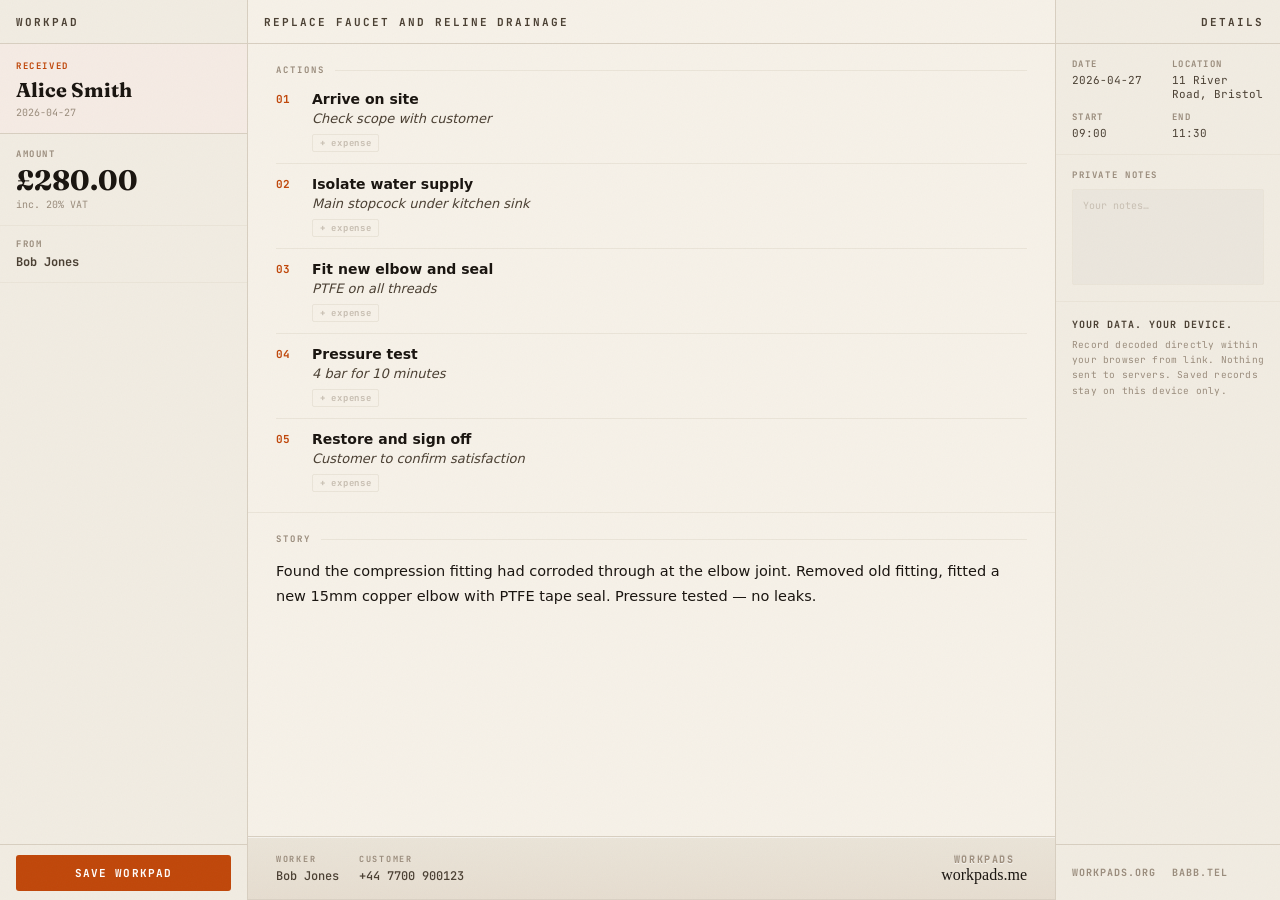
<file: p/customer.html>
<!DOCTYPE html>
<html lang="en">
<head>
  <meta charset="UTF-8">
  <meta name="viewport" content="width=device-width, initial-scale=1.0">
  <title>Workpads — Your Record</title>
  <link rel="preconnect" href="https://fonts.googleapis.com">
  <link rel="preconnect" href="https://fonts.gstatic.com" crossorigin>
  <link href="https://fonts.googleapis.com/css2?family=Fraunces:ital,opsz,wght@0,9..144,300;0,9..144,700;1,9..144,400&family=JetBrains+Mono:wght@400;500;700&display=swap" rel="stylesheet">
  <script src="../js/lib/fflate.js"></script>
  <style>
    *, *::before, *::after { box-sizing: border-box; margin: 0; padding: 0; }
    button { cursor: pointer; border: none; background: none; font: inherit; }
    input, textarea { font: inherit; border: none; outline: none; background: none; }

    :root {
      --paper:        #f6f1e8;
      --card:         #faf7f1;
      --card-raised:  #ffffff;
      --ink:          #19140f;
      --ink-mid:      #4a3f32;
      --ink-muted:    #9a8c7c;
      --ink-faint:    #c8bfb2;
      --rule:         #ddd3c2;
      --rule-light:   #eae4d8;
      --stamp:        #c0470a;
      --stamp-light:  #f5ebe4;
      --stamp-border: #d96020;
      --panel-bg:      #f1ece2;
      --panel-border:  #d8cfc0;
      --panel-left-w:  248px;
      --panel-right-w: 224px;
    }

    html, body {
      height: 100%;
      background: var(--paper);
      color: var(--ink);
      -webkit-font-smoothing: antialiased;
      overflow: hidden;
    }

    body::before {
      content: '';
      position: fixed; inset: 0;
      pointer-events: none; z-index: 1000; opacity: 0.03;
      background-image: url("data:image/svg+xml,%3Csvg xmlns='http://www.w3.org/2000/svg' width='200' height='200'%3E%3Cfilter id='n'%3E%3CfeTurbulence type='fractalNoise' baseFrequency='0.8' numOctaves='4' stitchTiles='stitch'/%3E%3C/filter%3E%3Crect width='200' height='200' filter='url(%23n)'/%3E%3C/svg%3E");
    }

    /* ── Layout ─────────────────────────────────────────────── */
    .panels {
      display: grid;
      grid-template-columns: var(--panel-left-w) 1fr var(--panel-right-w);
      height: 100vh;
      overflow: hidden;
    }

    .panel {
      display: flex;
      flex-direction: column;
      overflow: hidden;
    }

    .panel-left {
      border-right: 1px solid var(--panel-border);
      background: var(--panel-bg);
    }

    .panel-center {
      background: var(--paper);
      border-right: 1px solid var(--panel-border);
    }

    .panel-right {
      background: var(--panel-bg);
    }

    /* ── Panel header ───────────────────────────────────────── */
    .panel-head {
      display: flex;
      align-items: center;
      height: 44px;
      padding: 0 16px;
      border-bottom: 1px solid var(--panel-border);
      flex-shrink: 0;
    }

    .panel-head-title {
      font-family: 'JetBrains Mono', monospace;
      font-size: 11px;
      font-weight: 700;
      letter-spacing: 0.18em;
      text-transform: uppercase;
      color: var(--ink-mid);
      user-select: none;
    }

    /* ── Panel body ─────────────────────────────────────────── */
    .panel-body {
      flex: 1;
      overflow-y: auto;
      overflow-x: hidden;
      overscroll-behavior: contain;
    }
    .panel-body::-webkit-scrollbar { width: 4px; }
    .panel-body::-webkit-scrollbar-thumb { background: var(--rule); border-radius: 2px; }

    /* ── Panel footer ───────────────────────────────────────── */
    .panel-foot {
      flex-shrink: 0;
      border-top: 1px solid var(--panel-border);
      padding: 10px 16px;
      display: flex;
      align-items: center;
      height: 56px;
    }

    /* ── Left panel content ─────────────────────────────────── */
    .rec-header {
      padding: 28px 28px 20px;
      border-bottom: 1px solid var(--rule-light);
    }

    .rec-stamp {
      display: inline-block;
      font-family: 'JetBrains Mono', monospace;
      font-size: 9px; font-weight: 700; letter-spacing: 0.2em;
      text-transform: uppercase;
      color: var(--stamp); border: 1.5px solid var(--stamp-border);
      border-radius: 3px; padding: 3px 8px;
      margin-bottom: 12px;
    }

    .rec-job {
      font-family: 'Fraunces', serif;
      font-size: clamp(22px, 3.5vw, 36px);
      font-weight: 700; line-height: 1.1; letter-spacing: -0.02em;
      color: var(--ink); margin-bottom: 10px;
    }

    .rec-meta-row {
      display: flex; flex-wrap: wrap; align-items: center; gap: 0;
    }
    .rec-meta-item {
      display: flex; align-items: baseline; gap: 5px;
    }
    .rec-meta-label {
      font-family: 'JetBrains Mono', monospace;
      font-size: 9px; font-weight: 700; letter-spacing: 0.16em;
      text-transform: uppercase; color: var(--ink-muted);
    }
    .rec-meta-value {
      font-family: 'JetBrains Mono', monospace;
      font-size: 11px; color: var(--ink-mid);
    }
    .rec-meta-sep {
      width: 1px; height: 12px; background: var(--rule);
      margin: 0 12px; display: inline-block; vertical-align: middle;
    }

    /* ── Section ────────────────────────────────────────────── */
    .rec-section {
      padding: 20px 28px;
      border-bottom: 1px solid var(--rule-light);
    }
    .rec-section:last-child { border-bottom: none; }

    .sec-head {
      display: flex; align-items: center; gap: 10px;
      margin-bottom: 14px;
    }
    .sec-label {
      font-family: 'JetBrains Mono', monospace;
      font-size: 9px; font-weight: 700; letter-spacing: 0.22em;
      text-transform: uppercase; color: var(--ink-muted);
      white-space: nowrap;
    }
    .sec-rule { flex: 1; height: 1px; background: var(--rule-light); }

    /* ── Actions list ───────────────────────────────────────── */
    .actions-list { list-style: none; }
    .action-item {
      display: flex; gap: 14px; align-items: flex-start;
      padding: 11px 0; border-bottom: 1px solid var(--rule-light);
    }
    .action-item:first-child { padding-top: 0; }
    .action-item:last-child  { border-bottom: none; padding-bottom: 0; }
    .action-num {
      font-family: 'JetBrains Mono', monospace;
      font-size: 11px; font-weight: 700; color: var(--stamp);
      min-width: 22px; padding-top: 2px; flex-shrink: 0;
    }
    .action-title {
      font-family: system-ui, -apple-system, sans-serif;
      font-size: 14px; font-weight: 700; color: var(--ink); line-height: 1.3;
    }
    .action-notes {
      font-family: system-ui, -apple-system, sans-serif;
      font-size: 13px; font-style: italic; color: var(--ink-mid);
      margin-top: 2px; line-height: 1.45;
    }

    /* ── Prose ──────────────────────────────────────────────── */
    .prose {
      font-family: system-ui, -apple-system, sans-serif;
      font-size: 14.5px; color: var(--ink); line-height: 1.72;
    }
    .prose p { margin-bottom: .6em; }
    .prose p:last-child { margin-bottom: 0; }
    .prose ul, .prose ol { padding-left: 1.4em; margin-bottom: .6em; }
    .prose li { margin-bottom: .2em; }
    .prose strong { font-weight: 700; }
    .prose em { font-style: italic; }

    /* ── Expenses tally ─────────────────────────────────────── */
    .exp-row {
      display: flex; justify-content: space-between; align-items: baseline;
      padding: 6px 0; border-bottom: 1px solid var(--rule-light);
      font-family: 'JetBrains Mono', monospace; font-size: 11px;
    }
    .exp-row:last-child { border-bottom: none; }
    .exp-label { color: var(--ink-mid); }
    .exp-amount { color: var(--ink); font-weight: 700; }
    .exp-total {
      display: flex; justify-content: space-between; align-items: baseline;
      margin-top: 8px; padding-top: 8px; border-top: 1.5px solid var(--rule);
      font-family: 'JetBrains Mono', monospace;
    }
    .exp-total-label {
      font-size: 9px; font-weight: 700; letter-spacing: 0.16em;
      text-transform: uppercase; color: var(--ink-muted);
    }
    .exp-total-value {
      font-family: 'Fraunces', serif;
      font-size: 22px; font-weight: 700; color: var(--ink);
    }

    /* ── Save workpad button ────────────────────────────────── */
    .save-btn {
      display: block; width: 100%; flex: 1;
      font-family: 'JetBrains Mono', monospace;
      font-size: 11px; font-weight: 700; letter-spacing: 0.1em;
      text-transform: uppercase;
      color: #fff; background: var(--stamp);
      border-radius: 3px; padding: 11px 16px;
      transition: background 0.13s;
      text-align: center;
    }
    .save-btn:hover { background: #a33a06; }
    .save-btn:disabled { background: var(--ink-muted); cursor: default; }

    .saved-state {
      text-align: center;
    }
    .saved-label {
      font-family: 'JetBrains Mono', monospace;
      font-size: 10px; font-weight: 700; letter-spacing: 0.12em;
      text-transform: uppercase; color: var(--ink-muted);
      margin-bottom: 6px;
    }
    .saved-link {
      font-family: 'JetBrains Mono', monospace;
      font-size: 11px; font-weight: 700; letter-spacing: 0.08em;
      color: var(--stamp); text-decoration: none;
      border-bottom: 1px solid transparent;
      transition: border-color 0.13s;
    }
    .saved-link:hover { border-bottom-color: var(--stamp); }


    /* ── Right footer links ─────────────────────────────────── */
    .foot-links {
      display: flex; gap: 16px; align-items: center;
    }
    .foot-link {
      font-family: 'JetBrains Mono', monospace;
      font-size: 10px; font-weight: 700; letter-spacing: 0.1em;
      text-transform: uppercase; color: var(--ink-muted);
      text-decoration: none; transition: color 0.12s;
      border-bottom: 1px solid transparent;
    }
    .foot-link:hover { color: var(--ink); border-bottom-color: var(--ink-faint); }

    /* ── Welcome overlay ────────────────────────────────────── */
    .overlay {
      position: fixed; inset: 0;
      background: rgba(25,20,15,0.45);
      backdrop-filter: blur(4px);
      z-index: 500;
      display: flex; align-items: center; justify-content: center;
      padding: 24px;
    }
    .overlay-card {
      background: var(--card); border: 1px solid var(--rule);
      border-radius: 6px; padding: 36px 40px 32px;
      width: 100%; max-width: 400px;
      box-shadow: 0 8px 40px rgba(25,20,15,.22);
    }
    .ov-wordmark {
      font-family: 'JetBrains Mono', monospace;
      font-size: 10px; font-weight: 700; letter-spacing: 0.22em;
      text-transform: uppercase; color: var(--ink-muted);
      margin-bottom: 18px;
    }
    .ov-heading {
      font-family: 'Fraunces', serif;
      font-size: 26px; font-weight: 700; color: var(--ink);
      line-height: 1.15; margin-bottom: 8px;
    }
    .ov-sub {
      font-family: system-ui, -apple-system, sans-serif;
      font-size: 14px; font-style: italic; color: var(--ink-muted);
      line-height: 1.6; margin-bottom: 24px;
    }
    .ov-field {
      display: block; width: 100%;
      background: var(--card-raised); border: 1.5px solid var(--rule);
      border-radius: 3px; padding: 9px 12px;
      font-family: system-ui, -apple-system, sans-serif; font-size: 15px;
      color: var(--ink); margin-bottom: 12px;
      transition: border-color 0.13s;
    }
    .ov-field:focus { border-color: #d96020; outline: none; }
    .ov-field::placeholder { color: var(--ink-faint); }
    .ov-btn {
      display: block; width: 100%;
      font-family: 'JetBrains Mono', monospace;
      font-size: 11px; font-weight: 700; letter-spacing: 0.08em;
      text-transform: uppercase; color: #fff;
      background: var(--stamp); border-radius: 3px;
      padding: 11px 16px; transition: background 0.13s;
    }
    .ov-btn:hover { background: #a33a06; }
    .ov-note {
      font-family: 'JetBrains Mono', monospace;
      font-size: 9px; color: var(--ink-faint);
      margin-top: 12px; letter-spacing: 0.04em; line-height: 1.5;
    }

    /* ── Error ──────────────────────────────────────────────── */
    .error-wrap {
      display: flex; align-items: center; justify-content: center;
      height: 100vh; padding: 24px;
    }
    .error-card {
      background: var(--card); border: 1px solid var(--rule);
      border-radius: 4px; padding: 40px 36px; max-width: 480px;
      text-align: center;
    }
    .error-stamp {
      font-family: 'JetBrains Mono', monospace;
      font-size: 10px; font-weight: 700; letter-spacing: 0.2em;
      color: var(--stamp); border: 1.5px solid var(--stamp-border);
      border-radius: 3px; padding: 4px 10px;
      display: inline-block; margin-bottom: 20px;
    }
    .error-title {
      font-family: 'Fraunces', serif;
      font-size: 24px; font-weight: 700; color: var(--ink); margin-bottom: 10px;
    }
    .error-text {
      font-family: system-ui, -apple-system, sans-serif;
      font-size: 14px; color: var(--ink-mid); line-height: 1.65;
    }

    /* ── Right panel: job context block ────────────────────── */
    .ctx-block {
      padding: 16px 16px 14px;
      background: var(--stamp-light);
      border-bottom: 1px solid var(--panel-border);
    }
    .ctx-type {
      font-family: 'JetBrains Mono', monospace;
      font-size: 9px; font-weight: 700; letter-spacing: 0.18em;
      text-transform: uppercase; color: var(--stamp);
      margin-bottom: 6px;
    }
    .ctx-job {
      font-family: 'Fraunces', serif;
      font-size: clamp(15px, 2vw, 20px); font-weight: 700; line-height: 1.2;
      color: var(--ink); margin-bottom: 4px;
      white-space: nowrap; overflow: hidden; text-overflow: ellipsis;
    }
    .ctx-meta {
      font-family: 'JetBrains Mono', monospace;
      font-size: 10px; color: var(--ink-muted);
      white-space: nowrap; overflow: hidden; text-overflow: ellipsis;
    }

    /* ── Right panel: financial summary ─────────────────────── */
    .fin-block {
      padding: 14px 16px;
      border-bottom: 1px solid var(--rule-light);
    }
    .fin-label {
      font-family: 'JetBrains Mono', monospace;
      font-size: 9px; font-weight: 700; letter-spacing: 0.18em;
      text-transform: uppercase; color: var(--ink-muted);
      margin-bottom: 6px;
    }
    .fin-amount {
      font-family: 'Fraunces', serif;
      font-size: 28px; font-weight: 700; color: var(--ink); line-height: 1;
    }
    .fin-vat {
      font-family: 'JetBrains Mono', monospace;
      font-size: 10px; color: var(--ink-muted); margin-top: 4px;
    }

    /* ── Left panel: fin detail breakdown ───────────────────── */
    .fin-detail-block {
      padding: 12px 16px;
      border-bottom: 1px solid var(--rule-light);
    }
    .fin-detail-head {
      font-family: 'JetBrains Mono', monospace;
      font-size: 9px; font-weight: 700; letter-spacing: 0.14em;
      text-transform: uppercase; color: var(--ink-muted);
      margin-bottom: 6px;
    }
    .fin-detail-row {
      display: flex; justify-content: space-between; align-items: baseline;
      padding: 2px 0;
    }
    .fin-detail-label {
      font-family: 'JetBrains Mono', monospace;
      font-size: 10px; color: var(--ink-mid);
      white-space: nowrap; overflow: hidden; text-overflow: ellipsis;
      max-width: 60%;
    }
    .fin-detail-amount {
      font-family: 'JetBrains Mono', monospace;
      font-size: 10px; color: var(--ink); font-weight: 700;
    }
    .fin-detail-total {
      display: flex; justify-content: space-between; align-items: baseline;
      margin-top: 6px; padding-top: 5px;
      border-top: 1px solid var(--rule-light);
      font-family: 'JetBrains Mono', monospace;
      font-size: 9px; font-weight: 700; letter-spacing: 0.06em;
      color: var(--ink-muted);
    }
    /* ── Share Updates button (viewer, left panel) ───────────── */
    .viewer-share-updates {
      padding: 10px 16px;
      border-top: 1px solid var(--rule-light);
    }
    .viewer-share-updates-btn {
      display: block; width: 100%;
      font-family: 'JetBrains Mono', monospace; font-size: 10px; font-weight: 700;
      letter-spacing: 0.08em; text-align: center;
      color: var(--stamp); background: none;
      border: 1.5px solid var(--stamp-border); border-radius: 3px;
      padding: 8px 12px; cursor: pointer; transition: background .13s, color .13s;
    }
    .viewer-share-updates-btn:hover { background: var(--stamp); color: #fff; }

    /* ── Import bar (worker receiving augmented link) ────────── */
    .import-bar {
      background: var(--stamp-light); border-bottom: 1px solid var(--stamp-border);
      padding: 10px 16px; display: flex; align-items: center; gap: 10px;
      flex-wrap: wrap;
    }
    .import-bar-msg {
      font-family: 'JetBrains Mono', monospace; font-size: 10px; font-weight: 700;
      color: var(--stamp); flex: 1;
    }
    .import-bar-btn {
      font-family: 'JetBrains Mono', monospace; font-size: 10px; font-weight: 700;
      color: #fff; background: var(--stamp); border-radius: 3px;
      padding: 5px 12px; cursor: pointer; white-space: nowrap;
      transition: background .13s;
    }
    .import-bar-btn:hover { background: #a33a06; }
    .import-bar-done {
      font-family: 'JetBrains Mono', monospace; font-size: 10px; color: var(--stamp);
    }

    .fin-detail-live { opacity: 0.7; }
    .fin-live-label { font-style: italic; }
    .fin-action-subhead {
      font-family: 'JetBrains Mono', monospace;
      font-size: 8px; font-weight: 700; letter-spacing: 0.08em;
      text-transform: uppercase; color: var(--stamp);
      padding: 5px 0 1px; opacity: 0.7;
    }
    .fin-owing {
      margin-top: 10px; padding: 10px 12px;
      background: var(--stamp-light);
      border: 1px solid var(--stamp-border);
      border-radius: 3px;
    }
    .fin-owing-row {
      display: flex; justify-content: space-between; align-items: baseline;
    }
    .fin-owing-label {
      font-family: 'JetBrains Mono', monospace;
      font-size: 9px; font-weight: 700; letter-spacing: 0.12em;
      text-transform: uppercase; color: var(--stamp);
    }
    .fin-owing-amount {
      font-family: 'Fraunces', serif;
      font-size: 18px; font-weight: 700; color: var(--ink);
    }
    .fin-owing-paid {
      font-family: 'JetBrains Mono', monospace;
      font-size: 9px; color: var(--ink-muted); margin-top: 3px;
      text-align: right;
    }

    /* ── Right panel: action buttons ────────────────────────── */
    .panel-actions {
      padding: 12px 16px;
      display: flex; gap: 8px;
      border-bottom: 1px solid var(--rule-light);
    }
    .panel-act-btn {
      flex: 1; font-family: 'JetBrains Mono', monospace;
      font-size: 10px; font-weight: 700; letter-spacing: 0.06em;
      text-transform: uppercase; color: var(--ink-mid);
      border: 1px solid var(--rule); border-radius: 3px;
      padding: 7px 8px; text-align: center;
      background: var(--card); transition: background 0.12s, color 0.12s;
    }
    .panel-act-btn:hover { background: var(--rule-light); color: var(--ink); }

    /* ── Right panel: security blurb ────────────────────────── */
    .security-divider {
      border: none; border-top: 1px solid var(--rule-light);
      margin: 0;
    }
    .security-blurb {
      padding: 16px 16px 12px;
    }
    .security-blurb-head {
      font-family: 'JetBrains Mono', monospace;
      font-size: 10px; font-weight: 700; letter-spacing: 0.1em;
      text-transform: uppercase; color: var(--ink-mid);
      margin-bottom: 6px;
    }
    .security-blurb-body {
      font-family: 'JetBrains Mono', monospace;
      font-size: 9.5px; color: var(--ink-muted);
      line-height: 1.6; letter-spacing: 0.02em;
    }

    /* ── Right panel: private notepad ──────────────────────── */
    .notepad-section {
      padding: 14px 16px 16px;
      border-bottom: 1px solid var(--rule-light);
    }
    .notepad-label {
      font-family: 'JetBrains Mono', monospace;
      font-size: 9px; font-weight: 700; letter-spacing: 0.18em;
      text-transform: uppercase; color: var(--ink-muted);
      margin-bottom: 8px;
    }
    .notepad-area {
      display: block; width: 100%; box-sizing: border-box;
      min-height: 96px; resize: none;
      font-family: 'JetBrains Mono', monospace; font-size: 10px;
      line-height: 1.65; color: var(--ink);
      background: rgba(0,0,0,.025);
      border: 1px solid var(--rule-light); border-radius: 2px;
      padding: 8px 10px;
      transition: border-color .13s;
    }
    .notepad-area:focus { outline: none; border-color: var(--rule); }
    .notepad-area::placeholder { color: var(--ink-faint); }

    /* ── Left panel: worker block ───────────────────────────── */
    .worker-block {
      padding: 12px 16px;
      border-bottom: 1px solid var(--rule-light);
    }
    .worker-label {
      font-family: 'JetBrains Mono', monospace;
      font-size: 9px; font-weight: 700; letter-spacing: 0.18em;
      text-transform: uppercase; color: var(--ink-muted);
      margin-bottom: 4px;
    }
    .worker-name {
      font-family: 'JetBrains Mono', monospace;
      font-size: 12px; font-weight: 700; color: var(--ink-mid);
    }

    /* ── Right panel: detail grid ────────────────────────────── */
    .detail-grid {
      padding: 14px 16px;
      border-bottom: 1px solid var(--rule-light);
      display: grid; grid-template-columns: 1fr 1fr; gap: 10px 8px;
    }
    .detail-item {}
    .detail-label {
      font-family: 'JetBrains Mono', monospace;
      font-size: 9px; font-weight: 700; letter-spacing: 0.14em;
      text-transform: uppercase; color: var(--ink-muted);
      margin-bottom: 3px;
    }
    .detail-value {
      font-family: 'JetBrains Mono', monospace;
      font-size: 11px; color: var(--ink-mid);
    }

    /* ── Center panel body ───────────────────────────────────── */
    .center-body {
      padding: 0 0 60px;
    }

    /* ── Center panel footer (worker strip) ─────────────────── */
    .panel-center .panel-foot {
      height: auto;
      padding: 16px 28px;
      background: linear-gradient(180deg, var(--rule-light) 0%, #e6ddd0 100%);
      box-shadow: inset 0 1px 0 rgba(255,255,255,0.55), inset 0 -1px 0 rgba(25,20,15,0.06);
      display: flex; align-items: center; gap: 20px; flex-wrap: wrap;
    }
    .cfoot-field { }
    .cfoot-label {
      font-family: 'JetBrains Mono', monospace;
      font-size: 8.5px; font-weight: 700; letter-spacing: 0.2em;
      text-transform: uppercase; color: var(--ink-muted); margin-bottom: 3px;
    }
    .cfoot-value {
      font-family: 'JetBrains Mono', monospace;
      font-size: 12px; font-weight: 500; color: var(--ink-mid);
    }
    .cfoot-brand {
      margin-left: auto; text-align: center;
    }
    .cfoot-brand-name {
      font-family: 'JetBrains Mono', monospace;
      font-size: 10px; font-weight: 700;
      letter-spacing: 0.16em; text-transform: uppercase;
      color: #9e8e7c;
      text-shadow:
        0 1px 1px rgba(255,255,255,0.75),
        0 -1px 0   rgba(25,20,15,0.14);
    }
    .cfoot-brand-sub {
      font-family: 'JetBrains Mono', monospace;
      font-size: 9px; font-weight: 700; color: var(--ink-faint);
      letter-spacing: 0.04em;
    }

    /* ── Expense form (inline in center panel) ───────────────── */
    .exp-form { padding: 28px 28px 40px; }
    .exp-ctx {
      font-family: 'JetBrains Mono', monospace;
      font-size: 9px; font-weight: 700; letter-spacing: 0.16em;
      text-transform: uppercase; color: var(--ink-muted);
      margin-bottom: 6px;
    }
    .exp-ctx-title {
      font-family: var(--font-body); font-size: 14px; font-weight: 700;
      color: var(--ink); margin-bottom: 24px; line-height: 1.35;
    }
    .exp-field-label {
      font-family: 'JetBrains Mono', monospace;
      font-size: 9px; font-weight: 700; letter-spacing: 0.14em;
      text-transform: uppercase; color: var(--ink-muted);
      margin-bottom: 6px;
    }
    .exp-field-input {
      display: block; width: 100%; box-sizing: border-box;
      font-family: 'JetBrains Mono', monospace; font-size: 13px;
      color: var(--ink); background: var(--paper);
      border: 1px solid var(--rule); border-radius: 3px;
      padding: 9px 12px; margin-bottom: 18px;
      transition: border-color .13s;
    }
    .exp-field-input:focus { outline: none; border-color: var(--stamp-border); }
    .exp-row { display: flex; gap: 10px; margin-top: 4px; }
    .exp-save-btn {
      font-family: 'JetBrains Mono', monospace; font-size: 11px; font-weight: 700;
      letter-spacing: 0.06em; padding: 9px 20px;
      background: var(--ink); color: var(--paper);
      border: none; border-radius: 3px; cursor: pointer;
      transition: background .13s;
    }
    .exp-save-btn:hover { background: #2a2420; }
    .exp-cancel-btn {
      font-family: 'JetBrains Mono', monospace; font-size: 11px;
      padding: 9px 16px; background: none;
      color: var(--ink-muted); border: 1px solid var(--rule);
      border-radius: 3px; cursor: pointer; transition: color .13s, border-color .13s;
    }
    .exp-cancel-btn:hover { color: var(--ink); border-color: var(--ink-faint); }
    .exp-back-btn {
      font-family: 'JetBrains Mono', monospace; font-size: 10px; font-weight: 700;
      letter-spacing: 0.06em; color: var(--ink-muted);
      background: none; border: none; cursor: pointer; padding: 0;
      transition: color .13s;
    }
    .exp-back-btn:hover { color: var(--ink); }
    .exp-toast {
      font-family: 'JetBrains Mono', monospace; font-size: 10px;
      color: var(--ink-muted); margin-top: 12px;
    }

    /* ── Per-action expense button ───────────────────────────── */
    .action-expense-btn {
      font-family: 'JetBrains Mono', monospace; font-size: 9px; font-weight: 700;
      letter-spacing: 0.08em; color: var(--ink-faint);
      background: none; border: 1px solid var(--rule-light);
      border-radius: 2px; padding: 2px 7px; cursor: pointer;
      margin-top: 5px; display: inline-block;
      transition: color .12s, border-color .12s;
    }
    .action-expense-btn:hover { color: var(--ink-muted); border-color: var(--rule); }

    /* ── Mobile action bar (save/approve — replaces left panel footer) */
    .mob-action-bar {
      display: none;
    }
    @media (max-width: 820px) {
      .panels {
        display: block;
        height: 100vh;
        overflow-y: auto;
      }
      .panel-left, .panel-right { display: none; }
      .panel-center {
        display: flex; flex-direction: column;
        min-height: 100vh;
        border-right: none;
      }
      .panel-center .panel-body { overflow: visible; flex: 1; }
      .panel-center .panel-foot { display: none; }
      .mob-action-bar {
        display: block;
        position: fixed; bottom: 0; left: 0; right: 0;
        background: var(--panel-bg);
        border-top: 1px solid var(--panel-border);
        padding: 10px 16px;
        z-index: 50;
      }
    }
  </style>
</head>
<body>

<div id="app"></div>

<script>
(function() {
  'use strict';

  var _record         = null;
  var _hash           = '';
  var _fin            = null;
  var _expenseAction  = null;
  var _viewerExpenses = [];  // expenses added by this viewer this session

  // ── Codec ─────────────────────────────────────────────────

  var SCALAR_FIELDS = [
    {id:'job',bit:0},{id:'customer',bit:1},{id:'date',bit:2},{id:'location',bit:3},
    {id:'meeting_time',bit:4},{id:'start_time',bit:5},{id:'end_time',bit:6},
    {id:'customer_phone',bit:7},{id:'worker',bit:8},
    {id:'details',bit:10},{id:'story',bit:11},
  ];
  var SCALAR_FIELDS_A = SCALAR_FIELDS.concat([
    {id:'amount',bit:12},{id:'currency',bit:13},{id:'vat',bit:14},{id:'record_type',bit:15},
  ]);
  var RECORD_TYPES  = ['quote','invoice','expense','payment'];
  var CURRENCIES    = ['GBP','USD','EUR','CAD','AUD','NZD','ZAR'];
  var VAT_RATES     = ['0','5','7.5','10','12.5','15','20','23','25'];
  var BILLING_TYPES = ['billable','non-billable','absorbed','cogs'];
  var FIN_BIT = 12;

  function b64uToBytes(str) {
    var padded = str + '=='.slice(0, (4 - str.length % 4) % 4);
    var bin = atob(padded.replace(/-/g, '+').replace(/_/g, '/'));
    var bytes = new Uint8Array(bin.length);
    for (var i = 0; i < bin.length; i++) bytes[i] = bin.charCodeAt(i);
    return bytes;
  }

  function bytesToB64u(bytes) {
    var bin = '';
    for (var i = 0; i < bytes.length; i++) bin += String.fromCharCode(bytes[i]);
    return btoa(bin).replace(/\+/g, '-').replace(/\//g, '_').replace(/=/g, '');
  }

  // ── base91 (1cg/ only) ────────────────────────────────────────
  var B91C='!"$\'()*+,-./0123456789:;<=>?@ABCDEFGHIJKLMNOPQRSTUVWXYZ[\\]^_`abcdefghijklmnopqrstuvwxyz{|}~';
  var B91D=(function(){var d=new Int8Array(128).fill(-1);for(var i=0;i<B91C.length;i++)d[B91C.charCodeAt(i)]=i;return d;}());
  function fromBase91(str){var v=-1,b=0,n=0,o=[];for(var i=0;i<str.length;i++){var c=str.charCodeAt(i);var p=(c<128)?B91D[c]:-1;if(p===-1)continue;if(v<0){v=p;}else{v+=p*91;b|=v<<n;n+=(v&8191)>88?13:14;do{o.push(b&0xff);b>>=8;n-=8;}while(n>7);v=-1;}}if(v>=0)o.push((b|(v<<n))&0xff);return new Uint8Array(o);}

  // ── WORKPADS_DICT (1cg/ deflate preset dictionary) ────────────
  var WORKPADS_DICT_C=(function(){var s=[' Ltd Limited Company Services Solutions Group',' customer worker supervisor contractor colleague site',' Street Road Avenue Lane Drive Close Crescent Place Court Way',' plumbing electrical heating drainage guttering insulation',' front back garden yard driveway gate roof wall floor ceiling door window',' fence install repair replace service maintain check inspect clean paint fix',' invoice quote payment expense received approved pending complete outstanding',' labour materials parts delivery callout emergency',' January February March April May June July August September October November December',' Monday Tuesday Wednesday Thursday Friday Saturday Sunday',' 09:00 10:00 11:00 12:00 13:00 14:00 15:00 16:00 17:00 18:00'].join('');return new TextEncoder().encode(s);}());

  // ── Date / amount helpers (1cg/ only) ─────────────────────────
  var DATE_EPOCH_C=Date.UTC(2020,0,1),MS_DAY_C=86400000;
  function u16ToDateC(days){var ms=DATE_EPOCH_C+days*MS_DAY_C;var d=new Date(ms);var y=d.getUTCFullYear();var m=('0'+(d.getUTCMonth()+1)).slice(-2);var dy=('0'+d.getUTCDate()).slice(-2);return y+'-'+m+'-'+dy;}
  function u32ToAmountC(u){if(!u)return'0';var p=u%100;var w=(u-p)/100;if(!p)return String(w);return w+'.'+(p<10?'0':'')+p;}
  function ru32C(f,o){return{v:((f[o]&0xff)*0x1000000)+((f[o+1]&0xff)<<16)+((f[o+2]&0xff)<<8)+(f[o+3]&0xff),o:o+4};}

  // ── padsDecodeC (1cg/ frame decoder) ─────────────────────────
  function padsDecodeC(frame){
    var pos=0,td=new TextDecoder(),rec={};
    if(frame[pos++]!==0x01)throw new Error('bad template');
    var flags=(frame[pos]<<8)|frame[pos+1];pos+=2;
    function rf(){var r=ru16C(frame,pos);pos=r.o;var s=td.decode(frame.slice(pos,pos+r.v));pos+=r.v;return s;}
    for(var i=0;i<SCALAR_FIELDS.length;i++){var f=SCALAR_FIELDS[i];if(f.bit>=2)break;if(flags&(1<<f.bit))rec[f.id]=rf();}
    if(flags&(1<<2)){rec.date=u16ToDateC((frame[pos]<<8)|frame[pos+1]);pos+=2;}
    for(var i2=0;i2<SCALAR_FIELDS.length;i2++){var f2=SCALAR_FIELDS[i2];if(f2.bit<=2||f2.bit>=9)continue;if(flags&(1<<f2.bit))rec[f2.id]=rf();}
    if(flags&(1<<9)){var cnt=frame[pos++],acts=[];for(var j=0;j<cnt;j++){var af=frame[pos++];var ti=rf();var ni=(af&0x01)?rf():'';acts.push({title:ti,notes:ni});}rec.actions=acts;}
    for(var j2=0;j2<SCALAR_FIELDS.length;j2++){var sf=SCALAR_FIELDS[j2];if(sf.bit>9&&sf.bit<12&&(flags&(1<<sf.bit)))rec[sf.id]=rf();}
    if(flags&(1<<12)){
      var ff=frame[pos++];rec.record_type='job';
      if(ff&0x01){var ri=frame[pos++];rec.record_type=RECORD_TYPES[ri]||'job';}
      if(ff&0x02){var ci=frame[pos++];rec.currency=ci===255?rf():(CURRENCIES[ci]||'');}
      if(ff&0x04){var vi=frame[pos++];rec.vat=vi===255?rf():(VAT_RATES[vi]||'');}
      if(ff&0x08){var ra=ru32C(frame,pos);rec.amount=u32ToAmountC(ra.v);pos=ra.o;}
      if(ff&0x10){var ec=frame[pos++],exps=[];for(var ei=0;ei<ec;ei++){var ef=frame[pos++];var ramt=ru32C(frame,pos);var ex={amount:u32ToAmountC(ramt.v)};pos=ramt.o;if(ef&0x01)ex.job=rf();if(ef&0x02)ex.date=rf();if(ef&0x04)ex.expense_billing=BILLING_TYPES[frame[pos++]]||'billable';if(ef&0x08)ex.actionIdx=frame[pos++];if(ef&0x10)ex.is_viewer=true;exps.push(ex);}rec._expenses=exps;}
      if(ff&0x20){var pc=frame[pos++],pays=[];for(var pi=0;pi<pc;pi++){var pf=frame[pos++];var pramt=ru32C(frame,pos);var py={amount:u32ToAmountC(pramt.v)};pos=pramt.o;if(pf&0x01)py.job=rf();if(pf&0x02)py.date=rf();pays.push(py);}rec._payments=pays;}
    }
    if(flags&(1<<13)){rec._chainRef=bytesToB64u(frame.slice(pos,pos+3));pos+=3;}
    return rec;
  }

  function ru16(frame, o) { return { v: (frame[o] << 8) | frame[o+1], o: o+2 }; }
  function ru16C(frame, o) { return { v: (frame[o] << 8) | frame[o+1], o: o+2 }; }

  function readFinBlock(frame, offset, td) {
    var ff = frame[offset++];
    var fin = { record_type:null, currency:null, vat:null, amount:null, expenses:[], payments:[] };
    if (ff & 0x01) {
      var rt = frame[offset++];
      if (rt === 255) { var ra=ru16(frame,offset);offset=ra.o;fin.record_type=td.decode(frame.slice(offset,offset+ra.v));offset+=ra.v; }
      else fin.record_type = RECORD_TYPES[rt] || null;
    }
    if (ff & 0x02) {
      var ci = frame[offset++];
      if (ci === 255) { var rb=ru16(frame,offset);offset=rb.o;fin.currency=td.decode(frame.slice(offset,offset+rb.v));offset+=rb.v; }
      else fin.currency = CURRENCIES[ci] || null;
    }
    if (ff & 0x04) {
      var vi = frame[offset++];
      if (vi === 255) { var rc=ru16(frame,offset);offset=rc.o;fin.vat=td.decode(frame.slice(offset,offset+rc.v));offset+=rc.v; }
      else fin.vat = VAT_RATES[vi] || null;
    }
    if (ff & 0x08) { var rd=ru16(frame,offset);offset=rd.o;fin.amount=td.decode(frame.slice(offset,offset+rd.v));offset+=rd.v; }
    if (ff & 0x10) {
      var ec = frame[offset++];
      for (var ei=0; ei<ec; ei++) {
        var ef=frame[offset++]; var re=ru16(frame,offset);offset=re.o;
        var ex={amount:td.decode(frame.slice(offset,offset+re.v))};offset+=re.v;
        if (ef&0x01){var rf=ru16(frame,offset);offset=rf.o;ex.job=td.decode(frame.slice(offset,offset+rf.v));offset+=rf.v;}
        if (ef&0x02){var rg=ru16(frame,offset);offset=rg.o;ex.date=td.decode(frame.slice(offset,offset+rg.v));offset+=rg.v;}
        if (ef&0x04){ex.billing=BILLING_TYPES[frame[offset++]]||null;}
        if (ef&0x08){ex.actionIdx=frame[offset++];}
        if (ef&0x10){ex.is_viewer=true;}
        fin.expenses.push(ex);
      }
    }
    if (ff & 0x20) {
      var pc = frame[offset++];
      for (var pi=0; pi<pc; pi++) {
        var pf=frame[offset++]; var rh=ru16(frame,offset);offset=rh.o;
        var py={amount:td.decode(frame.slice(offset,offset+rh.v))};offset+=rh.v;
        if (pf&0x01){var ri=ru16(frame,offset);offset=ri.o;py.job=td.decode(frame.slice(offset,offset+ri.v));offset+=ri.v;}
        if (pf&0x02){var rj=ru16(frame,offset);offset=rj.o;py.date=td.decode(frame.slice(offset,offset+rj.v));offset+=rj.v;}
        fin.payments.push(py);
      }
    }
    return { fin: fin, offset: offset };
  }

  function recordToFin(record) {
    if (!record || (!record._expenses && !record._payments)) return null;
    var fin = { e: [], p: [] };
    (record._expenses || []).forEach(function(ex) {
      var item = { a: String(ex.amount || '0') };
      if (ex.job)           item.l = ex.job;
      if (ex.date)          item.d = ex.date;
      if (ex.actionIdx != null) item.n = ex.actionIdx;
      if (ex.is_viewer)     item.s = 'v';
      fin.e.push(item);
    });
    (record._payments || []).forEach(function(py) {
      var item = { a: String(py.amount || '0') };
      if (py.job)  item.l = py.job;
      if (py.date) item.d = py.date;
      fin.p.push(item);
    });
    return (fin.e.length || fin.p.length) ? fin : null;
  }

  function padsDecodeA(frame) {
    var flags=(frame[1]<<8)|frame[2], offset=3, td=new TextDecoder(), rec={};
    for (var i=0;i<SCALAR_FIELDS_A.length;i++){
      var f=SCALAR_FIELDS_A[i];
      if (f.bit<9&&(flags&(1<<f.bit))){var r=ru16(frame,offset);offset=r.o;rec[f.id]=td.decode(frame.slice(offset,offset+r.v));offset+=r.v;}
    }
    if (flags&(1<<9)){
      var cnt=frame[offset++],acts=[];
      for (var j=0;j<cnt;j++){var rt=ru16(frame,offset);offset=rt.o;var ti=td.decode(frame.slice(offset,offset+rt.v));offset+=rt.v;var rn=ru16(frame,offset);offset=rn.o;var ni=td.decode(frame.slice(offset,offset+rn.v));offset+=rn.v;acts.push({title:ti,notes:ni});}
      rec.actions=acts;
    }
    for (var k=0;k<SCALAR_FIELDS_A.length;k++){
      var hf=SCALAR_FIELDS_A[k];
      if (hf.bit>9&&(flags&(1<<hf.bit))){var r2=ru16(frame,offset);offset=r2.o;rec[hf.id]=td.decode(frame.slice(offset,offset+r2.v));offset+=r2.v;}
    }
    return rec;
  }

  function padsDecodeB(frame) {
    var flags=(frame[1]<<8)|frame[2], offset=3, td=new TextDecoder(), rec={};
    for (var i=0;i<SCALAR_FIELDS.length;i++){
      var f=SCALAR_FIELDS[i];
      if (f.bit<9&&(flags&(1<<f.bit))){var r=ru16(frame,offset);offset=r.o;rec[f.id]=td.decode(frame.slice(offset,offset+r.v));offset+=r.v;}
    }
    if (flags&(1<<9)){
      var cnt=frame[offset++],acts=[];
      for (var j=0;j<cnt;j++){var rt=ru16(frame,offset);offset=rt.o;var ti=td.decode(frame.slice(offset,offset+rt.v));offset+=rt.v;var rn=ru16(frame,offset);offset=rn.o;var ni=td.decode(frame.slice(offset,offset+rn.v));offset+=rn.v;acts.push({title:ti,notes:ni});}
      rec.actions=acts;
    }
    for (var i2=0;i2<SCALAR_FIELDS.length;i2++){
      var sf=SCALAR_FIELDS[i2];
      if (sf.bit>9&&sf.bit<FIN_BIT&&(flags&(1<<sf.bit))){var r2=ru16(frame,offset);offset=r2.o;rec[sf.id]=td.decode(frame.slice(offset,offset+r2.v));offset+=r2.v;}
    }
    if (flags&(1<<FIN_BIT)){
      var res=readFinBlock(frame,offset,td);offset=res.offset;
      var fin=res.fin;
      if (fin.record_type) rec.record_type=fin.record_type;
      if (fin.currency)    rec.currency=fin.currency;
      if (fin.vat)         rec.vat=fin.vat;
      if (fin.amount)      rec.amount=fin.amount;
      if (fin.expenses.length) rec._expenses=fin.expenses;
      if (fin.payments.length) rec._payments=fin.payments;
    }
    return rec;
  }

  function decodeWorkpad(hashFragment) {
    var segs=hashFragment.split('&'), payload=segs[0], chainRef=null;
    for (var pi=1;pi<segs.length;pi++){
      var eq=segs[pi].indexOf('=');
      if (eq===-1) continue;
      var k2=segs[pi].slice(0,eq);
      if (k2==='c') chainRef=segs[pi].slice(eq+1);
    }
    if (!/^[0-9][a-z][a-z]\//.test(payload)) throw new Error('Unsupported format');
    var tag=payload.slice(0,3);
    var rec;
    if (tag==='1cg'||tag==='1dg') {
      // 1cg/ = base91 (legacy); 1dg/ = base64url (current) — same binary frame
      var fb=(tag==='1cg')?fromBase91(payload.slice(4)):b64uToBytes(payload.slice(4));
      var frame=fflate.inflateSync(fb);
      rec=padsDecodeC(frame);
    } else {
      var frame2=fflate.inflateSync(b64uToBytes(payload.slice(4)));
      rec=(tag==='1ag') ? padsDecodeA(frame2) : padsDecodeB(frame2);
      if (chainRef) rec._chainRef=chainRef;
    }
    return rec;
  }

  function writeFinBlock(record, expenses, payments) {
    var te=new TextEncoder(), parts=[], ff=0;
    function pu16(n){return new Uint8Array([(n>>>8)&0xFF,n&0xFF]);}
    if (record.record_type!=null){
      ff|=0x01; var ri=RECORD_TYPES.indexOf(record.record_type);
      parts.push(new Uint8Array([ri===-1?255:ri]));
      if (ri===-1){var rb=te.encode(record.record_type);parts.push(pu16(rb.length));parts.push(rb);}
    }
    if (record.currency!=null){
      ff|=0x02; var ci=CURRENCIES.indexOf(record.currency);
      parts.push(new Uint8Array([ci===-1?255:ci]));
      if (ci===-1){var cb=te.encode(record.currency);parts.push(pu16(cb.length));parts.push(cb);}
    }
    if (record.vat!=null){
      ff|=0x04; var vi=VAT_RATES.indexOf(String(record.vat));
      parts.push(new Uint8Array([vi===-1?255:vi]));
      if (vi===-1){var vb=te.encode(String(record.vat));parts.push(pu16(vb.length));parts.push(vb);}
    }
    if (record.amount!=null&&record.amount!==''){
      ff|=0x08; var ab=te.encode(String(record.amount));
      parts.push(pu16(ab.length));parts.push(ab);
    }
    if (expenses&&expenses.length){
      ff|=0x10; parts.push(new Uint8Array([expenses.length]));
      expenses.forEach(function(ex){
        var ef=0,ep=[];
        var ea=te.encode(String(ex.amount||'0'));ep.push(pu16(ea.length));ep.push(ea);
        if (ex.job){ef|=0x01;var jb=te.encode(ex.job);ep.push(pu16(jb.length));ep.push(jb);}
        if (ex.date){ef|=0x02;var db=te.encode(ex.date);ep.push(pu16(db.length));ep.push(db);}
        if (ex.billing){ef|=0x04;ep.push(new Uint8Array([Math.max(0,BILLING_TYPES.indexOf(ex.billing))]));}
        if (ex.actionIdx!=null){ef|=0x08;ep.push(new Uint8Array([ex.actionIdx]));}
        if (ex.is_viewer) ef|=0x10;
        parts.push(new Uint8Array([ef]));
        ep.forEach(function(p){parts.push(p);});
      });
    }
    if (payments&&payments.length){
      ff|=0x20; parts.push(new Uint8Array([payments.length]));
      payments.forEach(function(py){
        var pf=0,pp=[];
        var pa=te.encode(String(py.amount||'0'));pp.push(pu16(pa.length));pp.push(pa);
        if (py.job){pf|=0x01;var pjb=te.encode(py.job);pp.push(pu16(pjb.length));pp.push(pjb);}
        if (py.date){pf|=0x02;var pdb=te.encode(py.date);pp.push(pu16(pdb.length));pp.push(pdb);}
        parts.push(new Uint8Array([pf]));
        pp.forEach(function(p){parts.push(p);});
      });
    }
    if (!ff) return null;
    var all=[new Uint8Array([ff])].concat(parts);
    var tot=0;all.forEach(function(p){tot+=p.length;});
    var out=new Uint8Array(tot),pos2=0;
    all.forEach(function(p){out.set(p,pos2);pos2+=p.length;});
    return out;
  }

  function buildAugmentedUrl() {
    var record = _record;
    if (!record) return window.location.href;
    var finBase = _fin || { e: [], p: [] };
    var expenses = (finBase.e || []).map(function(e) {
      return { amount: e.a, job: e.l, date: e.d, actionIdx: e.n, is_viewer: e.s === 'v' };
    }).concat(_viewerExpenses.map(function(e) {
      return { amount: e.amount, job: e.job, date: e.date, actionIdx: e.actionIdx, is_viewer: true };
    }));
    var payments = (finBase.p || []).map(function(p) {
      return { amount: p.a, job: p.l, date: p.d };
    });
    var hash = encodeWorkpad(record, record._chainRef || null, expenses, payments);
    return 'https://workpads.me/p/customer.html#' + hash;
  }

  function encodeWorkpad(record, chainRef, expenses, payments) {
    var te=new TextEncoder(), flags=0, lowFields=[], highFields=[];
    SCALAR_FIELDS.forEach(function(f){
      if (record[f.id]!=null&&record[f.id]!==''){
        var b=te.encode(String(record[f.id]));
        if (f.bit<9){flags|=(1<<f.bit);lowFields.push(b);}
        else if (f.bit>9&&f.bit<FIN_BIT){flags|=(1<<f.bit);highFields.push(b);}
      }
    });
    var finBytes=writeFinBlock(record,expenses||[],payments||[]);
    if (finBytes) flags|=(1<<FIN_BIT);
    var actBytes=null;
    if (record.actions&&record.actions.length){
      flags|=(1<<9);
      var ap=[new Uint8Array([record.actions.length])];
      record.actions.forEach(function(a){
        var tb=te.encode(a.title||'');ap.push(new Uint8Array([(tb.length>>>8)&0xFF,tb.length&0xFF]));ap.push(tb);
        var nb=te.encode(a.notes||'');ap.push(new Uint8Array([(nb.length>>>8)&0xFF,nb.length&0xFF]));ap.push(nb);
      });
      var at=0;ap.forEach(function(p){at+=p.length;});
      actBytes=new Uint8Array(at);var apos=0;
      ap.forEach(function(p){actBytes.set(p,apos);apos+=p.length;});
    }
    var size=3;
    lowFields.forEach(function(b){size+=2+b.length;});
    if (actBytes) size+=actBytes.length;
    highFields.forEach(function(b){size+=2+b.length;});
    if (finBytes) size+=finBytes.length;
    var buf=new Uint8Array(size),pos=0;
    buf[pos++]=0x01;buf[pos++]=(flags>>>8)&0xFF;buf[pos++]=flags&0xFF;
    function wf(b){buf[pos++]=(b.length>>>8)&0xFF;buf[pos++]=b.length&0xFF;buf.set(b,pos);pos+=b.length;}
    lowFields.forEach(wf);
    if (actBytes){buf.set(actBytes,pos);pos+=actBytes.length;}
    highFields.forEach(wf);
    if (finBytes){buf.set(finBytes,pos);pos+=finBytes.length;}
    var compressed=fflate.deflateSync(buf,{level:9});
    var url='1bg/'+bytesToB64u(compressed);
    if (chainRef) url+='&c='+chainRef;
    return url;
  }

  // ── Helpers ───────────────────────────────────────────────

  function esc(s) {
    return String(s||'').replace(/&/g,'&amp;').replace(/</g,'&lt;').replace(/>/g,'&gt;');
  }

  function nl(s) {
    return esc(s).replace(/\n/g,'<br>');
  }

  function mdInline(s) {
    s = esc(s);
    s = s.replace(/\*\*(.+?)\*\*/g, '<strong>$1</strong>');
    s = s.replace(/\*(.+?)\*/g,     '<em>$1</em>');
    s = s.replace(/`(.+?)`/g,       '<code style="font-family:\'JetBrains Mono\',monospace;font-size:.85em;background:rgba(0,0,0,.06);border-radius:2px;padding:1px 4px;">$1</code>');
    return s;
  }

  function md(text) {
    if (!text) return '';
    var lines = text.split('\n'), html = '', inUl = false, inOl = false;
    function closeList() {
      if (inUl) { html += '</ul>'; inUl = false; }
      if (inOl) { html += '</ol>'; inOl = false; }
    }
    lines.forEach(function(line) {
      var hm = line.match(/^(#{1,3})\s+(.+)/);
      if (hm) { closeList(); var l = hm[1].length; html += '<h'+l+' style="font-weight:700;margin:.5em 0 .25em;">'+mdInline(hm[2])+'</h'+l+'>'; return; }
      var ulm = line.match(/^[-*]\s+(.+)/);
      if (ulm) { if (inOl) closeList(); if (!inUl) { html += '<ul>'; inUl = true; } html += '<li>'+mdInline(ulm[1])+'</li>'; return; }
      var olm = line.match(/^\d+\.\s+(.+)/);
      if (olm) { if (inUl) closeList(); if (!inOl) { html += '<ol>'; inOl = true; } html += '<li>'+mdInline(olm[1])+'</li>'; return; }
      closeList();
      if (line.trim() === '') { if (html.slice(-4) !== '<br>') html += '<br>'; return; }
      html += '<p>'+mdInline(line)+'</p>';
    });
    closeList();
    return html;
  }

  function genId() {
    return Date.now().toString(36) + Math.random().toString(36).slice(2,6);
  }

  // ── Storage ───────────────────────────────────────────────

  function storeRecord(name) {
    try {
      var id  = genId();
      var rec = Object.assign({}, _record, {
        id:         id,
        receivedAt: Date.now(),
        createdAt:  Date.now(),
        updatedAt:  Date.now(),
        draft:      false,
        source:     'received',
      });
      localStorage.setItem('wp_record_' + id, JSON.stringify(rec));
      // Save basic profile if not already set (ActivityService-compatible pattern)
      var activeId = localStorage.getItem('wp_activity_active');
      if (!activeId) {
        activeId = 'act_' + Date.now().toString(36) + Math.random().toString(36).slice(2, 6);
        localStorage.setItem('wp_activity_' + activeId, JSON.stringify({ id: activeId, name: name, createdAt: Date.now() }));
        localStorage.setItem('wp_activity_active', activeId);
      }
      return id;
    } catch(e) { return null; }
  }

  function isAlreadySaved() {
    // Check if any record in localStorage has matching job+customer+date
    try {
      var r = _record;
      for (var i = 0; i < localStorage.length; i++) {
        var key = localStorage.key(i);
        if (!key || key.indexOf('wp_record_') !== 0) continue;
        var stored = JSON.parse(localStorage.getItem(key) || 'null');
        if (stored && stored.receivedAt &&
            stored.job === r.job && stored.customer === r.customer) return true;
      }
    } catch(_){}
    return false;
  }

  // Returns the local owner record ID if this device created the record (not a recipient copy).
  function getLocalOwnerId() {
    try {
      var r = _record;
      for (var i = 0; i < localStorage.length; i++) {
        var key = localStorage.key(i);
        if (!key || key.indexOf('wp_record_') !== 0) continue;
        var stored = JSON.parse(localStorage.getItem(key) || 'null');
        if (stored && !stored.parentId && !stored.receivedAt &&
            stored.job === r.job && stored.customer === r.customer) return stored.id;
      }
    } catch(_){}
    return null;
  }

  // Import viewer-added expenses from fin into local storage under the owned record.
  function importViewerExpenses(ownerId, finItems, r) {
    var imported = 0;
    finItems.forEach(function(e) {
      var expId = genId();
      var exp = {
        id:              expId,
        recordType:      'expense',
        parentId:        ownerId,
        job:             e.l || 'Expense',
        amount:          e.a || '0',
        currency:        r.currency || 'GBP',
        expense_billing: 'customer',
        createdAt:       Date.now(),
        updatedAt:       Date.now(),
        draft:           false,
        importedFromViewer: true,
      };
      if (e.n != null) {
        exp.actionIdx   = e.n;
        if (r.actions && r.actions[e.n]) exp.actionTitle = r.actions[e.n].title;
      }
      try {
        localStorage.setItem('wp_record_' + expId, JSON.stringify(exp));
        imported++;
      } catch(_) {}
    });
    return imported;
  }

  // ── Render helpers ────────────────────────────────────────

  function secHead(label) {
    return '<div class="sec-head"><span class="sec-label">' + label +
           '</span><span class="sec-rule"></span></div>';
  }

  function renderMetaRow(r) {
    var items = [];
    if (r.customer) items.push({ l:'Customer', v: r.customer });
    if (r.date)     items.push({ l:'Date',     v: r.date });
    if (r.location) items.push({ l:'Location', v: r.location });
    if (!items.length) return '';
    var html = '<div class="rec-meta-row">';
    items.forEach(function(item, i) {
      if (i > 0) html += '<span class="rec-meta-sep"></span>';
      html += '<div class="rec-meta-item">' +
                '<span class="rec-meta-label">' + item.l + '</span>' +
                '<span class="rec-meta-value">' + esc(item.v) + '</span>' +
              '</div>';
    });
    return html + '</div>';
  }

  function renderActions(actions) {
    if (!actions || !actions.length) return '';
    var canAddExpense = _record && _record.record_type !== 'invoice';
    var html = '<div class="rec-section">' + secHead('Actions') +
               '<ol class="actions-list">';
    actions.forEach(function(a, i) {
      var num = (i < 9 ? '0' : '') + (i + 1);
      html += '<li class="action-item">' +
                '<span class="action-num">' + num + '</span>' +
                '<div>' +
                  '<div class="action-title">' + esc(a.title) + '</div>' +
                  (a.notes ? '<div class="action-notes">' + esc(a.notes) + '</div>' : '') +
                  (canAddExpense ? '<button class="action-expense-btn" data-idx="' + i + '">+ expense</button>' : '') +
                '</div>' +
              '</li>';
    });
    return html + '</ol></div>';
  }

  function renderStory(r) {
    if (!r.story) return '';
    return '<div class="rec-section">' + secHead('Story') +
           '<div class="prose">' + md(r.story) + '</div></div>';
  }

  function renderFinancial(r) {
    if (!r.amount) return '';
    var sym = r.currency === 'EUR' ? '&euro;' : r.currency === 'USD' ? '$' : '&pound;';
    var vatLabel = r.vat === 'standard' ? 'inc. 20% VAT'
                 : r.vat === 'reduced'  ? 'inc. 5% VAT'
                 : r.vat === 'zero'     ? 'zero-rated' : '';
    var typeLabel = r.record_type === 'quote' ? 'Quoted amount'
                  : r.record_type === 'invoice' ? 'Invoice total' : 'Amount';
    return '<div class="rec-section">' + secHead(typeLabel) +
           '<div class="exp-total">' +
             '<span class="exp-total-value">' + sym + esc(r.amount) + '</span>' +
           '</div>' +
           (vatLabel ? '<div style="font-family:\'JetBrains Mono\',monospace;font-size:10px;color:var(--ink-muted);margin-top:6px;">' + vatLabel + '</div>' : '') +
           '</div>';
  }

  function recordTypeStamp(r) {
    var labels = { quote: 'Quote', invoice: 'Invoice', ack: 'Approval', job: 'Workpad' };
    return labels[r.record_type] || 'Received';
  }

  // ── Center panel footer ───────────────────────────────────

  function renderCenterFooter(r) {
    var html = '';
    if (r.worker) {
      html += '<div class="cfoot-field">' +
        '<div class="cfoot-label">Worker</div>' +
        '<div class="cfoot-value">' + esc(r.worker) + '</div>' +
      '</div>';
    }
    if (r.customer_phone) {
      html += '<div class="cfoot-field">' +
        '<div class="cfoot-label">Customer</div>' +
        '<div class="cfoot-value">' + esc(r.customer_phone) + '</div>' +
      '</div>';
    }
    html += '<div class="cfoot-brand">' +
      '<div class="cfoot-brand-name">Workpads</div>' +
      '<div class="footer-brand-sub">workpads.me</div>' +
    '</div>';
    return html;
  }

  // ── Expense creation flow ─────────────────────────────────

  function _getOrCreateSavedId(r) {
    for (var i = 0; i < localStorage.length; i++) {
      var key = localStorage.key(i);
      if (!key || key.indexOf('wp_record_') !== 0) continue;
      try {
        var stored = JSON.parse(localStorage.getItem(key) || 'null');
        if (stored && stored.receivedAt && stored.job === r.job && stored.customer === r.customer) {
          return stored.id;
        }
      } catch(e) {}
    }
    return storeRecord('');
  }

  function _noteKey(r) {
    var base = r._chainRef || ((r.job || '') + '\x00' + (r.customer || ''));
    var h = 0;
    for (var i = 0; i < base.length; i++) h = (Math.imul(31, h) + base.charCodeAt(i)) | 0;
    return 'wp_note_' + (h >>> 0).toString(36);
  }

  function _bindNotepad(r) {
    var el  = document.getElementById('viewer-notepad');
    if (!el) return;
    var key = _noteKey(r);
    try { el.value = localStorage.getItem(key) || ''; } catch(e) {}
    var timer;
    el.addEventListener('input', function() {
      clearTimeout(timer);
      var val = el.value;
      timer = setTimeout(function() {
        try { localStorage.setItem(key, val); } catch(e) {}
      }, 400);
    });
  }

  function _bindExpenseButtons(r) {
    document.querySelectorAll('.action-expense-btn').forEach(function(btn) {
      btn.addEventListener('click', function(e) {
        e.stopPropagation();
        var idx = parseInt(this.dataset.idx, 10);
        var action = r.actions && r.actions[idx];
        if (action) _showExpenseForm(action, idx, r);
      });
    });
  }

  function _showExpenseForm(action, actionIdx, r) {
    _expenseAction = { action: action, idx: actionIdx };
    var head = document.querySelector('.panel-center .panel-head');
    var body = document.querySelector('.center-body');
    if (!head || !body) return;

    head.innerHTML = '<button class="exp-back-btn" id="exp-back">\u2190 Actions</button>';
    body.innerHTML = (
      '<div class="exp-form">' +
        '<div class="exp-ctx">Adding expense for</div>' +
        '<div class="exp-ctx-title">' + esc(action.title) + '</div>' +
        '<div class="exp-field-label">Description</div>' +
        '<input class="exp-field-input" id="exp-desc" type="text" value="' + esc(action.title) + '" autocomplete="off">' +
        '<div class="exp-field-label">Amount (' + (r.currency || 'GBP') + ')</div>' +
        '<input class="exp-field-input" id="exp-amount" type="number" step="0.01" min="0" placeholder="0.00" autocomplete="off">' +
        '<div class="exp-row">' +
          '<button class="exp-save-btn" id="exp-submit">Save expense</button>' +
          '<button class="exp-cancel-btn" id="exp-cancel">Cancel</button>' +
        '</div>' +
        '<div class="exp-toast" id="exp-toast"></div>' +
      '</div>'
    );

    var descEl = document.getElementById('exp-desc');
    if (descEl) { descEl.focus(); descEl.select(); }

    document.getElementById('exp-back').addEventListener('click', function() { _closeExpenseForm(r); });
    document.getElementById('exp-cancel').addEventListener('click', function() { _closeExpenseForm(r); });
    document.getElementById('exp-submit').addEventListener('click', function() {
      var desc = (document.getElementById('exp-desc').value || '').trim();
      var amt  = (document.getElementById('exp-amount').value || '').trim();
      if (!desc) {
        var el = document.getElementById('exp-desc');
        el.style.borderColor = 'var(--stamp)'; el.focus();
        setTimeout(function(){ el.style.borderColor = ''; }, 1400);
        return;
      }
      _saveExpense(desc, amt, _expenseAction, r);
    });
  }

  function _closeExpenseForm(r) {
    var head = document.querySelector('.panel-center .panel-head');
    var body = document.querySelector('.center-body');
    if (head) head.innerHTML = '<span class="panel-head-title">' + esc(r.job || 'Record') + '</span>';
    if (body) {
      var cb = renderActions(r.actions) + renderStory(r);
      body.innerHTML = cb || '<p style="font-family:\'JetBrains Mono\',monospace;font-size:11px;color:var(--ink-faint);padding:20px 0;">No additional content.</p>';
      _bindExpenseButtons(r);
    }
    _expenseAction = null;
  }

  function _saveExpense(desc, amount, actionRef, r) {
    var parentId = _getOrCreateSavedId(r);
    if (!parentId) {
      var toast = document.getElementById('exp-toast');
      if (toast) toast.textContent = 'Could not save \u2014 check browser storage.';
      return;
    }
    var expId = genId();
    var exp = {
      id:               expId,
      recordType:       'expense',
      parentId:         parentId,
      job:              desc,
      amount:           amount || '',
      currency:         r.currency || 'GBP',
      expense_billing:  'customer',
      createdAt:        Date.now(),
      updatedAt:        Date.now(),
      draft:            false,
    };
    if (actionRef && actionRef.idx != null) {
      exp.actionIdx   = actionRef.idx;
      exp.actionTitle = actionRef.action ? actionRef.action.title : '';
    }
    try {
      localStorage.setItem('wp_record_' + expId, JSON.stringify(exp));
    } catch(e) {
      var toast = document.getElementById('exp-toast');
      if (toast) toast.textContent = 'Storage error \u2014 could not save.';
      return;
    }

    // Track for URL re-encoding and live tally
    var viewerExp = { job: desc, amount: amount || '0' };
    if (actionRef && actionRef.idx != null) viewerExp.actionIdx = actionRef.idx;
    _viewerExpenses.push(viewerExp);

    _closeExpenseForm(r);
    _refreshFinSidebar();
  }

  function _effectiveFin() {
    var base = _fin || { e: [], p: [] };
    if (!_viewerExpenses.length) return _fin;
    return {
      e: (base.e || []).concat(_viewerExpenses.map(function(e) {
        var item = { a: String(e.amount || '0'), s: 'v' };
        if (e.job) item.l = e.job;
        if (e.actionIdx != null) item.n = e.actionIdx;
        return item;
      })),
      p: base.p || [],
    };
  }

  function _refreshFinSidebar() {
    var sym = _record.currency === 'EUR' ? '\u20ac' : _record.currency === 'USD' ? '$' : '\u00a3';
    var eff = _effectiveFin();
    var existing = document.querySelector('.fin-detail-block');
    if (existing) {
      var tmp = document.createElement('div');
      tmp.innerHTML = renderFinSidebar(eff, sym, _record);
      existing.parentNode.replaceChild(tmp.firstChild, existing);
    }
    // Show Share Updates button
    var shareBtn = document.getElementById('viewer-share-updates');
    if (shareBtn && _viewerExpenses.length > 0) shareBtn.style.display = '';
  }

  // ── Financial sidebar block ───────────────────────────────

  function renderFinSidebar(fin, sym, r) {
    if (!fin || (!fin.e && !fin.p)) return '';
    var quoted = parseFloat(r && r.amount) || 0;
    var html   = '<div class="fin-detail-block">';

    // ── Expenses + Live Work Charge ──
    var totalExpenses = 0;
    if (fin.e && fin.e.length) {
      html += '<div class="fin-detail-head">Expenses</div>';
      // Group by actionIdx (field 'n')
      var expGroups = [];
      var expGroupMap = {};
      fin.e.forEach(function(e) {
        var key = e.n != null ? String(e.n) : '';
        if (!expGroupMap[key]) {
          var title = '';
          if (key !== '' && r && r.actions && r.actions[parseInt(key, 10)]) {
            title = r.actions[parseInt(key, 10)].title;
          }
          var g = { key: key, title: title, items: [] };
          expGroups.push(g);
          expGroupMap[key] = g;
        }
        expGroupMap[key].items.push(e);
      });
      expGroups.forEach(function(g) {
        if (g.title) {
          html += '<div class="fin-action-subhead">' + esc(g.title) + '</div>';
        }
        g.items.forEach(function(e) {
          var amt = parseFloat(e.a) || 0;
          totalExpenses += amt;
          html += '<div class="fin-detail-row">' +
            '<span class="fin-detail-label">' + esc(e.l || 'Expense') + '</span>' +
            '<span class="fin-detail-amount">' + sym + amt.toFixed(2) + '</span>' +
          '</div>';
        });
      });
    }

    // Auto-fill gap to quoted amount as Live Work Charge
    var liveCharge = 0;
    if (quoted > 0 && totalExpenses < quoted) {
      liveCharge    = quoted - totalExpenses;
      totalExpenses = quoted;
      html += '<div class="fin-detail-row fin-detail-live">' +
        '<span class="fin-detail-label fin-live-label">Live Work Charge</span>' +
        '<span class="fin-detail-amount">' + sym + liveCharge.toFixed(2) + '</span>' +
      '</div>';
    }

    // Subtotal line when there's a breakdown
    if (fin.e && fin.e.length) {
      html += '<div class="fin-detail-total">' +
        '<span>Subtotal</span>' +
        '<span>' + sym + totalExpenses.toFixed(2) + '</span>' +
      '</div>';
    }

    // ── Payments ──
    var totalPaid = 0;
    if (fin.p && fin.p.length) {
      html += '<div class="fin-detail-head" style="margin-top:10px;">Payments received</div>';
      fin.p.forEach(function(p) {
        var amt = parseFloat(p.a) || 0;
        totalPaid += amt;
        html += '<div class="fin-detail-row">' +
          '<span class="fin-detail-label">' + esc(p.l || p.d || 'Payment') + '</span>' +
          '<span class="fin-detail-amount">' + sym + amt.toFixed(2) + '</span>' +
        '</div>';
      });
    }

    // ── Amount owing ──
    var billable = Math.max(totalExpenses, quoted);
    var owing    = Math.max(0, billable - totalPaid);
    html += '<div class="fin-owing">' +
      '<div class="fin-owing-row">' +
        '<span class="fin-owing-label">Amount owing</span>' +
        '<span class="fin-owing-amount">' + sym + owing.toFixed(2) + '</span>' +
      '</div>' +
      (totalPaid > 0 ? '<div class="fin-owing-paid">' + sym + totalPaid.toFixed(2) + ' received</div>' : '') +
    '</div>';

    html += '</div>';
    return html;
  }

  // ── Full render ───────────────────────────────────────────

  function render(r) {
    var saved   = isAlreadySaved();
    var isQuote = r.record_type === 'quote';
    var sym     = r.currency === 'EUR' ? '\u20ac' : r.currency === 'USD' ? '$' : '\u00a3';
    var vatLabel = r.vat === 'standard' ? 'inc. 20% VAT'
                 : r.vat === 'reduced'  ? 'inc. 5% VAT'
                 : r.vat === 'zero'     ? 'zero-rated' : '';

    // ── Left panel: job context + financial + worker + CTA ──
    var dateMeta = r.date ? esc(r.date) : '';

    var leftCtx =
      '<div class="ctx-block">' +
        '<div class="ctx-type">' + recordTypeStamp(r) + '</div>' +
        (r.customer ? '<div class="ctx-job">' + esc(r.customer) + '</div>' : '') +
        (dateMeta ? '<div class="ctx-meta">' + dateMeta + '</div>' : '') +
      '</div>';

    var leftFin = r.amount
      ? '<div class="fin-block">' +
          '<div class="fin-label">' + (isQuote ? 'Quoted' : r.record_type === 'invoice' ? 'Invoice' : 'Amount') + '</div>' +
          '<div class="fin-amount">' + sym + esc(r.amount) + '</div>' +
          (vatLabel ? '<div class="fin-vat">' + vatLabel + '</div>' : '') +
        '</div>'
      : '';

    var leftFinDetail = renderFinSidebar(_effectiveFin(), sym, r);

    // Import bar: shown when this device owns the record AND fin has viewer-added expenses
    var ownerId = getLocalOwnerId();
    var viewerItems = (_fin && _fin.e) ? _fin.e.filter(function(e) { return e.s === 'v'; }) : [];
    var importBar = (ownerId && viewerItems.length)
      ? '<div class="import-bar" id="import-bar">' +
          '<div class="import-bar-msg">' + viewerItems.length + ' expense' + (viewerItems.length !== 1 ? 's' : '') + ' added by recipient</div>' +
          '<button class="import-bar-btn" id="import-bar-btn">Import to records</button>' +
        '</div>'
      : '';

    var shareUpdatesBtn = (r.record_type !== 'invoice')
      ? '<div class="viewer-share-updates" id="viewer-share-updates" style="display:none;">' +
          '<button class="viewer-share-updates-btn" id="viewer-share-updates-btn">Share Updates</button>' +
        '</div>'
      : '';

    var leftWorker = r.worker
      ? '<div class="worker-block">' +
          '<div class="worker-label">From</div>' +
          '<div class="worker-name">' + esc(r.worker) + '</div>' +
        '</div>'
      : '';

    var leftFooter = saved
      ? '<div class="saved-state">' +
          '<div class="saved-label">Saved to your workspace</div>' +
          '<a class="saved-link" href="../index.html">Open Workpads \u2192</a>' +
        '</div>'
      : (isQuote
          ? '<button class="save-btn" id="approve-btn">Approve this quote</button>'
          : '<button class="save-btn" id="save-btn">Save Workpad</button>');

    // ── Center panel: document content (no repeated header) ──
    var centerBody =
      renderActions(r.actions) +
      renderStory(r);

    // ── Right panel: detail fields + notepad + security ──────
    var rightDetails = '';
    var detailItems = [];
    if (r.date)       detailItems.push({ l: 'Date',     v: r.date });
    if (r.location)   detailItems.push({ l: 'Location', v: r.location });
    if (r.start_time) detailItems.push({ l: 'Start',    v: r.start_time });
    if (r.end_time)   detailItems.push({ l: 'End',      v: r.end_time });
    if (detailItems.length) {
      rightDetails = '<div class="detail-grid">';
      detailItems.forEach(function(item) {
        rightDetails += '<div class="detail-item">' +
          '<div class="detail-label">' + item.l + '</div>' +
          '<div class="detail-value">' + esc(item.v) + '</div>' +
        '</div>';
      });
      rightDetails += '</div>';
    }

    var rightBody =
      rightDetails +
      '<div class="notepad-section">' +
        '<div class="notepad-label">Private notes</div>' +
        '<textarea class="notepad-area" id="viewer-notepad" placeholder="Your notes\u2026" spellcheck="false"></textarea>' +
      '</div>' +
      '<div class="security-blurb">' +
        '<div class="security-blurb-head">Your data. Your device.</div>' +
        '<div class="security-blurb-body">Record decoded directly within your browser from link. Nothing sent to servers. Saved records stay on this device only.</div>' +
      '</div>';

    var mobFooter = saved
      ? '<div class="saved-state"><div class="saved-label">Saved to your workspace</div><a class="saved-link" href="../index.html">Open Workpads \u2192</a></div>'
      : (isQuote
          ? '<button class="save-btn" id="mob-approve-btn">Approve this quote</button>'
          : '<button class="save-btn" id="mob-save-btn">Save Workpad</button>');

    document.getElementById('app').innerHTML = (
      '<div class="panels">' +

        '<div class="panel panel-left">' +
          '<div class="panel-head"><span class="panel-head-title">Workpad</span></div>' +
          '<div class="panel-body">' + importBar + leftCtx + leftFin + leftFinDetail + shareUpdatesBtn + leftWorker + '</div>' +
          '<div class="panel-foot">' + leftFooter + '</div>' +
        '</div>' +

        '<div class="panel panel-center">' +
          '<div class="panel-head">' +
            '<span class="panel-head-title">' + esc(r.job || 'Record') + '</span>' +
          '</div>' +
          '<div class="panel-body center-body">' + (centerBody || '<p style="font-family:\'JetBrains Mono\',monospace;font-size:11px;color:var(--ink-faint);padding:20px 0;">No additional content.</p>') + '</div>' +
          '<div class="panel-foot">' + renderCenterFooter(r) + '</div>' +
        '</div>' +

        '<div class="panel panel-right">' +
          '<div class="panel-head" style="justify-content:flex-end;"><span class="panel-head-title">Details</span></div>' +
          '<div class="panel-body">' + rightBody + '</div>' +
          '<div class="panel-foot">' +
            '<div class="foot-links">' +
              '<a class="foot-link" href="https://workpads.org" target="_blank" rel="noopener">workpads.org</a>' +
              '<a class="foot-link" href="https://babb.tel" target="_blank" rel="noopener">babb.tel</a>' +
            '</div>' +
          '</div>' +
        '</div>' +

      '</div>' +
      '<div class="mob-action-bar" id="mob-action-bar">' + mobFooter + '</div>'
    );

    var saveBtn      = document.getElementById('save-btn');
    var approveBtn   = document.getElementById('approve-btn');
    var mobSaveBtn   = document.getElementById('mob-save-btn');
    var mobApproveBtn = document.getElementById('mob-approve-btn');
    if (saveBtn)       saveBtn.addEventListener('click',       function() { showWelcome(); });
    if (approveBtn)    approveBtn.addEventListener('click',    function() { showApproveDialog(); });
    if (mobSaveBtn)    mobSaveBtn.addEventListener('click',    function() { showWelcome(); });
    if (mobApproveBtn) mobApproveBtn.addEventListener('click', function() { showApproveDialog(); });

    _bindExpenseButtons(r);
    _bindNotepad(r);

    var shareUpdatesEl = document.getElementById('viewer-share-updates-btn');
    if (shareUpdatesEl) {
      shareUpdatesEl.addEventListener('click', function() {
        var url = buildAugmentedUrl();
        navigator.clipboard.writeText(url).then(function() {
          shareUpdatesEl.textContent = 'Copied!';
          setTimeout(function() { shareUpdatesEl.textContent = 'Share Updates'; }, 2000);
        }).catch(function() {
          shareUpdatesEl.textContent = 'Copy failed';
          setTimeout(function() { shareUpdatesEl.textContent = 'Share Updates'; }, 2000);
        });
      });
    }

    var importBtn = document.getElementById('import-bar-btn');
    if (importBtn) {
      importBtn.addEventListener('click', function() {
        var count = importViewerExpenses(ownerId, viewerItems, r);
        var bar = document.getElementById('import-bar');
        if (bar) bar.innerHTML = '<div class="import-bar-done">' + count + ' expense' + (count !== 1 ? 's' : '') + ' imported to your records.</div>';
      });
    }
  }

  // ── Welcome / save overlay ────────────────────────────────

  function showWelcome() {
    var overlay = document.createElement('div');
    overlay.className = 'overlay';
    overlay.id = 'welcome-overlay';
    overlay.innerHTML = (
      '<div class="overlay-card">' +
        '<div class="ov-wordmark">Workpads</div>' +
        '<h2 class="ov-heading">Save this workpad</h2>' +
        '<p class="ov-sub">Enter your name to save this record to your local workspace. You can add your own records and share them as links.</p>' +
        '<input class="ov-field" id="ov-name" type="text" placeholder="Your name" autocomplete="given-name">' +
        '<button class="ov-btn" id="ov-submit">Save &amp; set up workspace</button>' +
        '<p class="ov-note">All data stays in your browser. No account required.</p>' +
      '</div>'
    );
    document.body.appendChild(overlay);

    var nameEl = document.getElementById('ov-name');
    if (nameEl) nameEl.focus();

    overlay.addEventListener('click', function(e) {
      if (e.target === overlay) { document.body.removeChild(overlay); }
    });

    document.getElementById('ov-submit').addEventListener('click', function() {
      var name = (document.getElementById('ov-name').value || '').trim();
      if (!name) {
        var el = document.getElementById('ov-name');
        el.style.borderColor = 'var(--stamp)';
        el.focus();
        setTimeout(function(){ el.style.borderColor = ''; }, 1400);
        return;
      }
      var id = storeRecord(name);
      document.body.removeChild(overlay);
      var savedHtml = '<div class="saved-state">' +
        '<div class="saved-label">Saved to your workspace</div>' +
        (id ? '<a class="saved-link" href="../index.html#/view/' + id + '">Open in Workpads \u2192</a>' : '') +
      '</div>';
      var foot = document.querySelector('.panel-left .panel-foot');
      if (foot) foot.innerHTML = savedHtml;
      var mobBar = document.getElementById('mob-action-bar');
      if (mobBar) mobBar.innerHTML = savedHtml;
    });
  }

  function showApproveDialog() {
    var overlay = document.createElement('div');
    overlay.className = 'overlay';
    overlay.id = 'approve-overlay';
    overlay.innerHTML = (
      '<div class="overlay-card">' +
        '<div class="ov-wordmark">Workpads</div>' +
        '<h2 class="ov-heading">Approve this quote</h2>' +
        '<p class="ov-sub">Enter your name to confirm approval. You\u2019ll get a short link to send back to the sender.</p>' +
        '<input class="ov-field" id="ov-approve-name" type="text" placeholder="Your name" autocomplete="given-name">' +
        '<button class="ov-btn" id="ov-approve-submit">Generate approval link</button>' +
        '<p class="ov-note">The link is a record of your approval. Copy and send it back via the same channel.</p>' +
      '</div>'
    );
    document.body.appendChild(overlay);

    var nameEl = document.getElementById('ov-approve-name');
    if (nameEl) nameEl.focus();

    overlay.addEventListener('click', function(e) {
      if (e.target === overlay) document.body.removeChild(overlay);
    });

    document.getElementById('ov-approve-submit').addEventListener('click', function() {
      var name = (document.getElementById('ov-approve-name').value || '').trim();
      if (!name) {
        var el = document.getElementById('ov-approve-name');
        el.style.borderColor = 'var(--stamp)';
        el.focus();
        setTimeout(function() { el.style.borderColor = ''; }, 1400);
        return;
      }
      document.body.removeChild(overlay);
      showAckResult(name);
    });
  }

  function showAckResult(customerName) {
    var ackRecord = {
      record_type: 'ack',
      job: 'ACK: ' + (_record.job || 'quote'),
      date: new Date().toISOString().slice(0, 10),
      worker: customerName,
    };
    var ackHash = encodeWorkpad(ackRecord, _record._chainRef || null);
    var ackBase = window.location.href.replace(/#.*$/, '');
    var ackUrl  = ackBase + '#' + ackHash;

    var overlay = document.createElement('div');
    overlay.className = 'overlay';
    overlay.innerHTML = (
      '<div class="overlay-card">' +
        '<div class="ov-wordmark">Workpads</div>' +
        '<h2 class="ov-heading">Quote approved</h2>' +
        '<p class="ov-sub">Copy this link and send it back to ' + esc(_record.worker || 'the sender') + '.</p>' +
        '<div id="ack-url-box" style="' +
          'background:var(--ink);border-radius:4px;padding:14px 16px;margin:16px 0;cursor:pointer;' +
          'font-family:\'JetBrains Mono\',monospace;font-size:11px;color:rgba(240,237,230,.85);' +
          'word-break:break-all;line-height:1.55;' +
        '">' + esc(ackUrl) + '</div>' +
        '<button class="ov-btn" id="ack-copy-btn">Copy link</button>' +
        '<p class="ov-note">This link carries your name and the date as proof of approval.</p>' +
      '</div>'
    );
    document.body.appendChild(overlay);

    function copyAck() {
      if (navigator.clipboard && navigator.clipboard.writeText) {
        navigator.clipboard.writeText(ackUrl).catch(function() { fallbackCopy(ackUrl); });
      } else {
        fallbackCopy(ackUrl);
      }
      var btn = document.getElementById('ack-copy-btn');
      if (btn) { btn.textContent = 'Copied!'; setTimeout(function() { if (btn) btn.textContent = 'Copy link'; }, 2000); }
    }

    function fallbackCopy(text) {
      var ta = document.createElement('textarea');
      ta.value = text;
      ta.style.cssText = 'position:fixed;top:-9999px;left:-9999px;';
      document.body.appendChild(ta);
      ta.select();
      try { document.execCommand('copy'); } catch(e) {}
      document.body.removeChild(ta);
    }

    document.getElementById('ack-url-box').addEventListener('click', copyAck);
    document.getElementById('ack-copy-btn').addEventListener('click', copyAck);

    var approvedHtml = '<div class="saved-state">' +
      '<div class="saved-label">Approved as ' + esc(customerName) + '</div>' +
      '<div style="font-family:\'JetBrains Mono\',monospace;font-size:9px;color:var(--ink-faint);margin-top:4px;">Send the link above to confirm</div>' +
    '</div>';
    var foot = document.querySelector('.panel-left .panel-foot');
    if (foot) foot.innerHTML = approvedHtml;
    var mobBar = document.getElementById('mob-action-bar');
    if (mobBar) mobBar.innerHTML = approvedHtml;
  }

  function renderError(msg) {
    document.getElementById('app').innerHTML = (
      '<div class="error-wrap"><div class="error-card">' +
        '<div class="error-stamp">Error</div>' +
        '<h1 class="error-title">Could not read workpad</h1>' +
        '<p class="error-text">' + esc(msg) + '<br><br>This link may be malformed or from an incompatible version.</p>' +
      '</div></div>'
    );
  }

  // ── Demo record ───────────────────────────────────────────

  var DEMO = {
    job:            'Replace faucet and reline drainage',
    customer:       'Alice Smith',
    date:           '2026-04-27',
    location:       '11 River Road, Bristol',
    worker:         'Bob Jones',
    customer_phone: '+44 7700 900123',
    start_time:     '09:00',
    end_time:       '11:30',
    amount:         '280.00',
    currency:       'GBP',
    vat:            'standard',
    story:          'Found the compression fitting had corroded through at the elbow joint. Removed old fitting, fitted a new 15mm copper elbow with PTFE tape seal. Pressure tested — no leaks.',
    actions: [
      { title: 'Arrive on site',          notes: 'Check scope with customer' },
      { title: 'Isolate water supply',    notes: 'Main stopcock under kitchen sink' },
      { title: 'Fit new elbow and seal',  notes: 'PTFE on all threads' },
      { title: 'Pressure test',           notes: '4 bar for 10 minutes' },
      { title: 'Restore and sign off',    notes: 'Customer to confirm satisfaction' },
    ],
  };

  // ── Boot ──────────────────────────────────────────────────

  function boot() {
    _hash = window.location.hash.slice(1);
    _fin  = null;

    if (!_hash || !/^[0-9][a-z][a-z]\//.test(_hash)) {
      _record = DEMO;
      render(DEMO);
      return;
    }

    try {
      _record = decodeWorkpad(_hash);
      _fin    = recordToFin(_record);
      render(_record);
    } catch(e) {
      renderError(e.message);
    }
  }

  if (typeof fflate !== 'undefined') {
    boot();
  } else {
    window.addEventListener('load', boot);
  }

}());
</script>
</body>
</html>
</file>
<file: css/app.css>
/* ============================================================
   Workpads Web App — app.css
   Aesthetic: "The Telegram" — warm paper, ink, rust accent
   Fonts: Fraunces (display) · JetBrains Mono · System sans-serif (body)
   ============================================================ */

/* ── Reset ─────────────────────────────────────────────────── */
*, *::before, *::after { box-sizing: border-box; margin: 0; padding: 0; }
button { cursor: pointer; border: none; background: none; font: inherit; }
input, textarea { font: inherit; border: none; outline: none; background: none; }
a { color: inherit; }

/* ── Variables ─────────────────────────────────────────────── */
:root {
  /* Palette */
  --paper:          #f6f1e8;
  --card:           #faf7f1;
  --card-raised:    #ffffff;
  --ink:            #19140f;
  --ink-mid:        #4a3f32;
  --ink-muted:      #9a8c7c;
  --ink-faint:      #c8bfb2;
  --rule:           #ddd3c2;
  --rule-light:     #eae4d8;
  --stamp:          #c0470a;
  --stamp-hover:    #a33a06;
  --stamp-light:    #f5ebe4;
  --stamp-border:   #d96020;
  --panel-bg:       #f1ece2;
  --panel-border:   #d8cfc0;

  /* Layout */
  --topbar-h:           0px;
  --panel-left-w:       248px;
  --panel-right-w:      224px;
  --panel-collapsed-w:  40px;
  --panel-transition:   0.2s cubic-bezier(0.4, 0, 0.2, 1);

  /* Typography */
  --font-display: 'Fraunces', Georgia, serif;
  --font-mono:    'JetBrains Mono', 'Courier New', monospace;
  --font-body:    system-ui, -apple-system, BlinkMacSystemFont, 'Segoe UI', Roboto, sans-serif;

  /* Shadows */
  --shadow-panel: inset -1px 0 0 var(--panel-border);
  --shadow-panel-right: inset 1px 0 0 var(--panel-border);
  --shadow-card:  0 1px 3px rgba(25,20,15,.06), 0 4px 16px rgba(25,20,15,.08);
  --shadow-overlay: 0 8px 40px rgba(25,20,15,.22), 0 2px 8px rgba(25,20,15,.12);
}

/* ── Base ───────────────────────────────────────────────────── */
html, body {
  height: 100%;
  overflow: hidden;
  background: var(--paper);
  color: var(--ink);
  -webkit-font-smoothing: antialiased;
  -moz-osx-font-smoothing: grayscale;
}

/* Subtle grain on body */
body::before {
  content: '';
  position: fixed;
  inset: 0;
  pointer-events: none;
  z-index: 9000;
  opacity: 0.03;
  background-image: url("data:image/svg+xml,%3Csvg xmlns='http://www.w3.org/2000/svg' width='200' height='200'%3E%3Cfilter id='n'%3E%3CfeTurbulence type='fractalNoise' baseFrequency='0.8' numOctaves='4' stitchTiles='stitch'/%3E%3C/filter%3E%3Crect width='200' height='200' filter='url(%23n)'/%3E%3C/svg%3E");
}

/* ── Shell ──────────────────────────────────────────────────── */
#shell {
  height: 100vh;
  display: flex;
  flex-direction: column;
  overflow: hidden;
}

/* ── Top bar ────────────────────────────────────────────────── */
#topbar {
  display: none;
}

.topbar-left  { display: flex; align-items: center; flex-shrink: 0; }
.topbar-center { flex: 1; display: flex; align-items: center; justify-content: center; min-width: 0; }
.topbar-right { display: flex; align-items: center; gap: 8px; flex-shrink: 0; }

.logo {
  font-family: var(--font-mono);
  font-weight: 700;
  font-size: 13px;
  letter-spacing: 0.2em;
  text-transform: uppercase;
  color: var(--ink);
  user-select: none;
}

.topbar-context-title {
  font-family: var(--font-mono);
  font-size: 11px;
  font-weight: 500;
  letter-spacing: 0.1em;
  color: var(--ink-muted);
  text-transform: uppercase;
  overflow: hidden;
  text-overflow: ellipsis;
  white-space: nowrap;
}

/* ── Buttons ────────────────────────────────────────────────── */
.btn-primary {
  font-family: var(--font-mono);
  font-size: 11px;
  font-weight: 700;
  letter-spacing: 0.08em;
  text-transform: uppercase;
  color: #fff;
  background: var(--stamp);
  border: 1.5px solid var(--stamp);
  padding: 7px 16px;
  border-radius: 3px;
  transition: background 0.13s, border-color 0.13s;
  white-space: nowrap;
}
.btn-primary:hover { background: var(--stamp-hover); border-color: var(--stamp-hover); }
.btn-primary:active { opacity: 0.85; }
.btn-primary.btn-full { width: 100%; padding: 11px 16px; font-size: 12px; }

.btn-ghost {
  font-family: var(--font-mono);
  font-size: 11px;
  font-weight: 500;
  letter-spacing: 0.06em;
  color: var(--ink-mid);
  background: transparent;
  border: 1.5px solid var(--rule);
  padding: 6px 14px;
  border-radius: 3px;
  transition: border-color 0.13s, color 0.13s;
  white-space: nowrap;
}
.btn-ghost:hover { border-color: var(--ink-muted); color: var(--ink); }

.btn-text {
  font-family: var(--font-mono);
  font-size: 11px;
  font-weight: 500;
  color: var(--stamp);
  letter-spacing: 0.06em;
  padding: 4px 0;
  border-bottom: 1px solid transparent;
  transition: border-color 0.13s;
}
.btn-text:hover { border-color: var(--stamp); }

.btn-icon {
  display: flex;
  align-items: center;
  justify-content: center;
  width: 32px;
  height: 32px;
  border-radius: 3px;
  color: var(--ink-muted);
  font-size: 16px;
  transition: background 0.13s, color 0.13s;
}
.btn-icon:hover { background: var(--rule-light); color: var(--ink); }

.btn-mobile-panel { display: none; }

/* ── Content grid ───────────────────────────────────────────── */
#content {
  flex: 1;
  display: grid;
  grid-template-columns: var(--panel-left-w) 1fr var(--panel-right-w);
  min-height: 0;
  overflow: hidden;
  transition: grid-template-columns var(--panel-transition);
}

#content.left-collapsed {
  grid-template-columns: var(--panel-collapsed-w) 1fr var(--panel-right-w);
}
#content.right-collapsed {
  grid-template-columns: var(--panel-left-w) 1fr var(--panel-collapsed-w);
}
#content.left-collapsed.right-collapsed {
  grid-template-columns: var(--panel-collapsed-w) 1fr var(--panel-collapsed-w);
}

/* ── Panels ─────────────────────────────────────────────────── */
.panel {
  display: flex;
  flex-direction: column;
  background: var(--panel-bg);
  overflow: hidden;
  position: relative;
  transition: width var(--panel-transition);
}

#panel-left  { box-shadow: var(--shadow-panel); }
#panel-right { box-shadow: var(--shadow-panel-right); }

.panel-header {
  display: flex;
  align-items: center;
  justify-content: space-between;
  height: 44px;
  padding: 0 12px 0 16px;
  border-bottom: 1px solid var(--panel-border);
  flex-shrink: 0;
}

.panel-header-right {
  justify-content: flex-start;
  gap: 8px;
  padding: 0 16px 0 8px;
}

.panel-title {
  font-family: var(--font-mono);
  font-size: 11px;
  font-weight: 700;
  letter-spacing: 0.18em;
  text-transform: uppercase;
  color: var(--ink-mid);
  user-select: none;
  white-space: nowrap;
  overflow: hidden;
  transition: opacity var(--panel-transition), color 0.13s;
}
button.panel-title:hover { color: var(--ink); }
button.panel-title:active { color: var(--stamp); }

.panel-toggle {
  display: flex;
  align-items: center;
  justify-content: center;
  width: 24px;
  height: 24px;
  border-radius: 3px;
  color: var(--ink-muted);
  flex-shrink: 0;
  transition: background 0.13s, color 0.13s;
}
.panel-toggle:hover { background: var(--rule); color: var(--ink); }

.toggle-icon {
  font-family: var(--font-body);
  font-size: 14px;
  line-height: 1;
  display: block;
  transition: transform var(--panel-transition);
}

.panel-body {
  flex: 1;
  overflow-y: auto;
  overflow-x: hidden;
  overscroll-behavior: contain;
  transition: opacity var(--panel-transition);
}

/* Collapsed state: body + title hidden, vertical label shown */
.panel-collapsed-label {
  position: absolute;
  top: 50%;
  left: 50%;
  transform: translate(-50%, -50%) rotate(-90deg);
  font-family: var(--font-mono);
  font-size: 10px;
  font-weight: 700;
  letter-spacing: 0.22em;
  text-transform: uppercase;
  color: var(--ink);
  white-space: nowrap;
  opacity: 0;
  pointer-events: none;
  transition: opacity var(--panel-transition);
  user-select: none;
}

#content.left-collapsed #panel-left .panel-title,
#content.left-collapsed #panel-left .panel-body,
#content.left-collapsed #panel-left .left-panel-footer {
  opacity: 0;
  pointer-events: none;
}
#content.left-collapsed #panel-left .panel-collapsed-label { opacity: 1; }
#content.left-collapsed #panel-left .toggle-icon { transform: rotate(180deg); }

#content.right-collapsed #panel-right .panel-title,
#content.right-collapsed #panel-right .panel-body {
  opacity: 0;
  pointer-events: none;
}
#content.right-collapsed #panel-right .panel-collapsed-label { opacity: 1; }
#content.right-collapsed #panel-right .toggle-icon { transform: rotate(180deg); }

/* Panel scrollbar */
.panel-body::-webkit-scrollbar { width: 4px; }
.panel-body::-webkit-scrollbar-track { background: transparent; }
.panel-body::-webkit-scrollbar-thumb { background: var(--rule); border-radius: 2px; }

/* ── Main area ──────────────────────────────────────────────── */
#main-area {
  overflow-y: auto;
  overflow-x: hidden;
  min-height: 0;
  background: var(--paper);
  position: relative;
}

#main-area::-webkit-scrollbar { width: 6px; }
#main-area::-webkit-scrollbar-track { background: transparent; }
#main-area::-webkit-scrollbar-thumb { background: var(--rule); border-radius: 3px; }

/* ── Screens ────────────────────────────────────────────────── */
.screen {
  display: none;
  min-height: 100%;
  animation: screenIn 0.2s ease forwards;
}
.screen.active { display: block; }

@keyframes screenIn {
  from { opacity: 0; transform: translateY(6px); }
  to   { opacity: 1; transform: translateY(0); }
}

/* Screen inner padding (screens can override) */
.screen-inner {
  max-width: 680px;
  margin: 0 auto;
  padding: 36px 32px 64px;
}

.screen-inner-wide {
  max-width: 880px;
  margin: 0 auto;
  padding: 36px 32px 64px;
}

.screen-inner-full {
  padding: 36px 32px 64px;
}

/* ── Screen headings ────────────────────────────────────────── */
.screen-title {
  font-family: var(--font-body);
  font-size: 28px;
  font-weight: 700;
  color: var(--ink);
  letter-spacing: -0.01em;
  line-height: 1.15;
  margin-bottom: 4px;
}

.screen-subtitle {
  font-family: var(--font-mono);
  font-size: 11px;
  color: var(--ink-muted);
  letter-spacing: 0.08em;
  margin-bottom: 32px;
}

/* ── Cards ──────────────────────────────────────────────────── */
.card {
  background: var(--card);
  border: 1px solid var(--rule);
  border-radius: 4px;
  box-shadow: var(--shadow-card);
}

.card-section {
  padding: 24px 28px;
  border-bottom: 1px solid var(--rule-light);
}
.card-section:last-child { border-bottom: none; }

/* ── Form elements ──────────────────────────────────────────── */
.field-group {
  margin-bottom: 20px;
}
.field-group:last-child { margin-bottom: 0; }

.field-label {
  display: block;
  font-family: var(--font-mono);
  font-size: 10px;
  font-weight: 700;
  letter-spacing: 0.16em;
  text-transform: uppercase;
  color: var(--ink-muted);
  margin-bottom: 7px;
}

.field-required { color: var(--stamp); margin-left: 2px; }
.field-optional {
  font-weight: 400;
  color: var(--ink-faint);
  letter-spacing: 0.06em;
  text-transform: none;
}

.field-input {
  display: block;
  width: 100%;
  background: var(--card-raised);
  border: 1.5px solid var(--rule);
  border-radius: 3px;
  padding: 9px 12px;
  font-family: var(--font-body);
  font-size: 15px;
  color: var(--ink);
  transition: border-color 0.13s;
  -webkit-appearance: none;
}
.field-input:focus {
  border-color: var(--stamp-border);
  outline: none;
}
.field-input::placeholder { color: var(--ink-faint); }

.field-textarea {
  resize: vertical;
  min-height: 100px;
  line-height: 1.65;
}

.field-hint {
  font-family: var(--font-mono);
  font-size: 10px;
  color: var(--ink-muted);
  margin-top: 5px;
  letter-spacing: 0.04em;
}

/* ── Section label (used in cards + screens) ────────────────── */
.section-label-row {
  display: flex;
  align-items: center;
  gap: 12px;
  margin-bottom: 16px;
}
.section-label {
  font-family: var(--font-mono);
  font-size: 9.5px;
  font-weight: 700;
  letter-spacing: 0.24em;
  text-transform: uppercase;
  color: var(--ink-muted);
  white-space: nowrap;
}
.section-rule {
  flex: 1;
  height: 1px;
  background: var(--rule-light);
}

/* ── Record list item (panel + list screen) ─────────────────── */
.record-item {
  display: flex;
  flex-direction: column;
  gap: 3px;
  padding: 12px 16px;
  border-bottom: 1px solid var(--rule-light);
  cursor: pointer;
  transition: background 0.1s;
}
.record-item:last-child { border-bottom: none; }
.record-item:hover { background: rgba(192,71,10,0.04); }
.record-item.active { background: var(--stamp-light); }

.record-item-job {
  font-family: var(--font-body);
  font-size: 13.5px;
  font-weight: 700;
  color: var(--ink);
  line-height: 1.3;
  white-space: nowrap;
  overflow: hidden;
  text-overflow: ellipsis;
}
.record-item-meta {
  font-family: var(--font-mono);
  font-size: 10px;
  color: var(--ink-muted);
  white-space: nowrap;
  overflow: hidden;
  text-overflow: ellipsis;
}
.record-item-tag {
  display: inline-block;
  font-family: var(--font-mono);
  font-size: 9px;
  font-weight: 700;
  letter-spacing: 0.1em;
  color: var(--stamp);
  background: var(--stamp-light);
  border: 1px solid var(--stamp-border);
  border-radius: 2px;
  padding: 1px 5px;
  margin-left: 4px;
  vertical-align: middle;
}

/* ── Note item (personal panel) ─────────────────────────────── */
.note-item {
  padding: 11px 16px;
  border-bottom: 1px solid var(--rule-light);
  cursor: pointer;
  transition: background 0.1s;
}
.note-item:last-child { border-bottom: none; }
.note-item:hover { background: rgba(192,71,10,0.04); }

.note-item-text {
  font-family: var(--font-body);
  font-size: 12.5px;
  font-style: italic;
  color: var(--ink-mid);
  line-height: 1.45;
  display: -webkit-box;
  -webkit-line-clamp: 2;
  -webkit-box-orient: vertical;
  overflow: hidden;
}
.note-item-time {
  font-family: var(--font-mono);
  font-size: 9px;
  color: var(--ink-faint);
  margin-top: 4px;
}

/* ── Panel search ───────────────────────────────────────────── */
.panel-search {
  padding: 10px 12px;
  border-bottom: 1px solid var(--panel-border);
  flex-shrink: 0;
}
.panel-search-input {
  display: block;
  width: 100%;
  background: var(--card);
  border: 1px solid var(--rule);
  border-radius: 3px;
  padding: 6px 10px;
  font-family: var(--font-mono);
  font-size: 11px;
  color: var(--ink);
  transition: border-color 0.13s;
}
.panel-search-input:focus { border-color: var(--stamp-border); }
.panel-search-input::placeholder { color: var(--ink-faint); }

/* ── Panel footer actions ───────────────────────────────────── */
.panel-footer {
  padding: 10px 12px;
  border-top: 1px solid var(--panel-border);
  flex-shrink: 0;
}

/* ── Overlays ───────────────────────────────────────────────── */
.overlay {
  position: fixed;
  inset: 0;
  background: rgba(25,20,15,0.45);
  backdrop-filter: blur(3px);
  z-index: 8000;
  display: flex;
  align-items: center;
  justify-content: center;
  padding: 24px;
  animation: overlayIn 0.18s ease forwards;
}

@keyframes overlayIn {
  from { opacity: 0; }
  to   { opacity: 1; }
}

.overlay-card {
  background: var(--card);
  border: 1px solid var(--rule);
  border-radius: 6px;
  box-shadow: var(--shadow-overlay);
  padding: 40px 44px 36px;
  width: 100%;
  max-width: 440px;
  animation: overlayCardIn 0.22s cubic-bezier(0.34, 1.2, 0.64, 1) forwards;
}

.overlay-card-sm {
  max-width: 380px;
  padding: 28px 32px 24px;
}

@keyframes overlayCardIn {
  from { opacity: 0; transform: translateY(12px) scale(0.98); }
  to   { opacity: 1; transform: translateY(0) scale(1); }
}

.overlay-wordmark {
  font-family: var(--font-mono);
  font-size: 10px;
  font-weight: 700;
  letter-spacing: 0.24em;
  text-transform: uppercase;
  color: var(--ink-muted);
  margin-bottom: 20px;
}
.overlay-wordmark-img {
  height: 36px;
  width: auto;
  display: block;
  mix-blend-mode: multiply;
}

/* Left panel footer brand */
.lpf-brand {
  text-align: left;
  padding-top: 8px;
  margin-top: 6px;
  border-top: 1px solid var(--rule-light);
}
.lpf-brand-link { display: inline-block; line-height: 1; }
.lpf-brand-img {
  height: 13px;
  width: auto;
  display: block;
  mix-blend-mode: multiply;
  opacity: 0.45;
  transition: opacity .15s;
}
.lpf-brand-link:hover .lpf-brand-img { opacity: 0.8; }

.overlay-heading {
  font-family: var(--font-display);
  font-size: 30px;
  font-weight: 700;
  color: var(--ink);
  line-height: 1.12;
  letter-spacing: -0.02em;
  margin-bottom: 8px;
}

.overlay-heading-sm {
  font-family: var(--font-display);
  font-size: 20px;
  font-weight: 700;
  color: var(--ink);
  margin-bottom: 16px;
}

.overlay-sub {
  font-family: var(--font-body);
  font-size: 14px;
  font-style: italic;
  color: var(--ink-muted);
  line-height: 1.6;
  margin-bottom: 28px;
}

.overlay-actions {
  display: flex;
  justify-content: flex-end;
  gap: 8px;
  margin-top: 16px;
}

.overlay-footnote {
  font-family: var(--font-mono);
  font-size: 10px;
  color: var(--ink-faint);
  line-height: 1.6;
  margin-top: 16px;
  letter-spacing: 0.03em;
}

/* ── View field (record display) ────────────────────────────── */
.view-field {
  display: grid;
  grid-template-columns: 120px 1fr;
  gap: 8px 16px;
  padding: 10px 0;
  border-bottom: 1px solid var(--rule-light);
  align-items: baseline;
}
.view-field:last-child { border-bottom: none; }

.view-field-label {
  font-family: var(--font-mono);
  font-size: 10px;
  font-weight: 700;
  letter-spacing: 0.14em;
  text-transform: uppercase;
  color: var(--ink-muted);
  padding-top: 2px;
}
.view-field-value {
  font-family: var(--font-body);
  font-size: 15px;
  color: var(--ink);
  line-height: 1.6;
}

/* ── Action row (view screen buttons) ───────────────────────── */
.action-row {
  display: flex;
  gap: 8px;
  flex-wrap: wrap;
  padding: 20px 0 0;
}

/* ── Empty state ────────────────────────────────────────────── */
.empty-state {
  padding: 48px 24px;
  text-align: center;
}
.empty-state-title {
  font-family: var(--font-display);
  font-size: 22px;
  font-weight: 300;
  font-style: italic;
  color: var(--ink-muted);
  margin-bottom: 8px;
}
.empty-state-sub {
  font-family: var(--font-mono);
  font-size: 11px;
  color: var(--ink-faint);
  letter-spacing: 0.06em;
}

/* ── Divider ────────────────────────────────────────────────── */
.divider {
  height: 1px;
  background: var(--rule-light);
  margin: 24px 0;
}

/* ── Tab bar ────────────────────────────────────────────────── */
.tab-bar {
  display: flex;
  justify-content: center;
  border-bottom: 1px solid var(--rule);
  margin-bottom: 28px;
  gap: 0;
}
.tab-btn {
  font-family: var(--font-mono);
  font-size: 11px;
  font-weight: 700;
  letter-spacing: 0.1em;
  text-transform: uppercase;
  color: var(--ink-muted);
  padding: 11px 20px;
  border-bottom: 2px solid transparent;
  margin-bottom: -1px;
  transition: color 0.13s, border-color 0.13s;
}
.tab-btn:hover { color: var(--ink); }
.tab-btn.active { color: var(--stamp); border-bottom-color: var(--stamp); }

/* ── Wizard step indicator ──────────────────────────────────── */
.wizard-steps {
  display: flex;
  align-items: center;
  gap: 0;
  margin-bottom: 32px;
}
.wizard-step {
  display: flex;
  align-items: center;
  gap: 8px;
  cursor: pointer;
  padding: 6px 12px 6px 0;
  transition: opacity 0.13s;
}
.wizard-step:not(.active) { opacity: 0.45; }
.wizard-step:hover:not(.active) { opacity: 0.7; }
.wizard-step-dot {
  width: 8px;
  height: 8px;
  border-radius: 50%;
  background: var(--rule);
  border: 1.5px solid var(--rule);
  transition: background 0.13s, border-color 0.13s;
  flex-shrink: 0;
}
.wizard-step.active .wizard-step-dot   { background: var(--stamp); border-color: var(--stamp); }
.wizard-step.done .wizard-step-dot     { background: var(--ink-muted); border-color: var(--ink-muted); }
.wizard-step-label {
  font-family: var(--font-mono);
  font-size: 10px;
  font-weight: 700;
  letter-spacing: 0.14em;
  text-transform: uppercase;
  color: var(--ink-muted);
}
.wizard-step.active .wizard-step-label { color: var(--stamp); }
.wizard-step-sep {
  flex: 1;
  height: 1px;
  background: var(--rule-light);
  min-width: 16px;
  max-width: 40px;
}

/* ── Toast / feedback ───────────────────────────────────────── */
.toast {
  position: fixed;
  bottom: 24px;
  left: 50%;
  transform: translateX(-50%) translateY(0);
  background: var(--ink);
  color: var(--paper);
  font-family: var(--font-mono);
  font-size: 12px;
  font-weight: 500;
  letter-spacing: 0.06em;
  padding: 10px 20px;
  border-radius: 4px;
  z-index: 9999;
  white-space: nowrap;
  animation: toastIn 0.22s ease forwards;
  pointer-events: none;
}
.toast.hiding { animation: toastOut 0.18s ease forwards; }

@keyframes toastIn  { from { opacity: 0; transform: translateX(-50%) translateY(8px); } to { opacity: 1; transform: translateX(-50%) translateY(0); } }
@keyframes toastOut { to   { opacity: 0; transform: translateX(-50%) translateY(8px); } }

/* ── Panel suppression (management screen) ──────────────────── */
#content.panels-suppressed #panel-left .panel-body,
#content.panels-suppressed #panel-right .panel-body {
  pointer-events: none;
  opacity: 0.35;
}

/* ── Center main topbar ─────────────────────────────────────── */
#main-topbar {
  position: sticky;
  top: 0;
  z-index: 100;
  display: flex;
  align-items: center;
  justify-content: space-between;
  height: 40px;
  padding: 0 20px;
  background: var(--paper);
  border-bottom: 1px solid var(--rule-light);
  flex-shrink: 0;
}

.main-topbar-left {
  display: flex;
  align-items: center;
  min-width: 0;
  flex: 1;
}

.main-topbar-breadcrumb {
  font-family: var(--font-mono);
  font-size: 10px;
  font-weight: 700;
  letter-spacing: 0.16em;
  text-transform: uppercase;
  color: var(--ink-muted);
  white-space: nowrap;
  overflow: hidden;
  text-overflow: ellipsis;
}

.main-topbar-right {
  display: flex;
  align-items: center;
  gap: 6px;
  flex-shrink: 0;
  margin-left: 16px;
}

.view-variant-group {
  display: flex;
  border: 1px solid var(--rule);
  border-radius: 3px;
  overflow: hidden;
}

.view-variant-btn {
  font-family: var(--font-mono);
  font-size: 10px;
  font-weight: 700;
  color: var(--ink-muted);
  background: transparent;
  border: none;
  padding: 4px 8px;
  border-right: 1px solid var(--rule);
  transition: background 0.12s, color 0.12s;
  cursor: pointer;
}
.view-variant-btn:last-child { border-right: none; }
.view-variant-btn:hover { background: var(--rule-light); color: var(--ink); }
.view-variant-btn.active { background: var(--stamp); color: #fff; }

/* ── Left panel footer ───────────────────────────────────────── */
.left-panel-footer {
  padding: 8px 12px 10px;
  border-top: 1px solid var(--panel-border);
  flex-shrink: 0;
  background: var(--panel-bg);
  transition: opacity var(--panel-transition);
}

.lpf-stats {
  display: flex;
  align-items: center;
  gap: 10px;
  margin-bottom: 8px;
}

.lpf-archive-link {
  font-family: var(--font-mono);
  font-size: 10px;
  color: var(--ink-muted);
  letter-spacing: 0.08em;
  cursor: pointer;
  transition: color 0.13s;
  user-select: none;
}
.lpf-archive-link:hover { color: var(--stamp); }

.lpf-settings-link {
  font-family: var(--font-mono);
  font-size: 10px;
  color: var(--ink-muted);
  letter-spacing: 0.08em;
  background: none;
  border: none;
  padding: 0;
  cursor: pointer;
  transition: color 0.13s;
  user-select: none;
}
.lpf-settings-link:hover { color: var(--ink-mid); }

.lpf-new-btn {
  display: block;
  width: 100%;
  padding: 9px 12px;
  font-size: 11px;
  text-align: center;
}



/* ── Classic American theme ──────────────────────────────────── */
[data-theme="classic"] {
  --paper:          #F4EDE0;
  --card:           #FAF6EE;
  --card-raised:    #FFFFFF;
  --ink:            #0D1B2A;
  --ink-mid:        #2B3D52;
  --ink-muted:      #6B7E8F;
  --ink-faint:      #B4C2CC;
  --rule:           #CDD5DC;
  --rule-light:     #E4EAF0;
  --stamp:          #B22234;
  --stamp-hover:    #8C1A28;
  --stamp-light:    #F5E8EA;
  --stamp-border:   #C94455;
  --panel-bg:       #EDF0F4;
  --panel-border:   #C4CDD7;
  --font-display:   'Playfair Display', Georgia, serif;
  --font-mono:      'IBM Plex Mono', 'Courier New', monospace;
  --font-body:      'Lora', Georgia, serif;
  --shadow-card:    0 1px 3px rgba(13,27,42,.06), 0 4px 16px rgba(13,27,42,.08);
  --shadow-overlay: 0 8px 40px rgba(13,27,42,.22), 0 2px 8px rgba(13,27,42,.12);
  --shadow-panel:   inset -1px 0 0 var(--panel-border);
  --shadow-panel-right: inset 1px 0 0 var(--panel-border);
}

/* Classic: decorative border accent on panels */
[data-theme="classic"] #panel-left {
  border-right: 1px solid #1B3A6B20;
}
[data-theme="classic"] #panel-right {
  border-left: 1px solid #1B3A6B20;
}

/* Classic: record active uses federal blue tint */
[data-theme="classic"] .record-item.active {
  background: #E8EDF4;
}
[data-theme="classic"] .record-item:hover {
  background: rgba(178, 34, 52, 0.04);
}

/* Classic: stamp-coloured elements use red */
[data-theme="classic"] .record-item-tag {
  color: #B22234;
  background: #F5E8EA;
  border-color: #C94455;
}

/* Classic: tab active */
[data-theme="classic"] .tab-btn.active {
  color: #1B3A6B;
  border-bottom-color: #1B3A6B;
}

/* Classic: wizard step active */
[data-theme="classic"] .wizard-step.active .wizard-step-dot {
  background: #1B3A6B;
  border-color: #1B3A6B;
}
[data-theme="classic"] .wizard-step.active .wizard-step-label {
  color: #1B3A6B;
}

/* Classic: panel title hover */
[data-theme="classic"] button.panel-title:active {
  color: #1B3A6B;
}

/* Classic: screen title uses serif display */
[data-theme="classic"] .screen-title {
  font-family: 'Playfair Display', Georgia, serif;
  font-weight: 700;
  letter-spacing: -0.01em;
}

/* Classic: overlay heading */
[data-theme="classic"] .overlay-heading {
  font-family: 'Playfair Display', Georgia, serif;
}

/* Classic: subtle horizontal rule in panel headers */
[data-theme="classic"] .panel-header {
  border-bottom: 2px solid #1B3A6B18;
}

/* Classic: main topbar gets a subtle blue-bottom border */
[data-theme="classic"] #main-topbar {
  border-bottom-color: #1B3A6B18;
  background: #F4EDE0;
}

/* Opaque title-area mask: sits behind screen text but above the SVG background.
   Applied to the active screen element (full-width block), gradient fades from
   solid parchment → transparent so cards below reveal the pattern. */
[data-theme="classic"] .screen.active {
  background: linear-gradient(
    to bottom,
    rgba(244,237,224,0.93) 0px,
    rgba(244,237,224,0.93) 110px,
    rgba(244,237,224,0.0)  210px
  );
}

/* Classic: embossed Americana background on main area (default when no data-bg override) */
[data-theme="classic"]:not([data-bg]) #main-area,
[data-bg="americana"] #main-area {
  background-image: url('../img/classic-bg.svg');
  background-attachment: fixed;
  background-size: cover;
  background-position: center center;
  background-repeat: no-repeat;
}

/* ── Background picker overrides ────────────────────────────── */
[data-bg="plain"] #main-area {
  background-image: none !important;
}

[data-bg="grid"] #main-area {
  background-image:
    linear-gradient(rgba(0,0,0,.055) 1px, transparent 1px),
    linear-gradient(90deg, rgba(0,0,0,.055) 1px, transparent 1px) !important;
  background-size: 28px 28px;
  background-attachment: fixed;
  background-position: 0 0;
}

[data-bg="dots"] #main-area {
  background-image: radial-gradient(rgba(0,0,0,.13) 1.5px, transparent 1.5px) !important;
  background-size: 22px 22px;
  background-attachment: fixed;
  background-position: 0 0;
}

[data-bg="linen"] #main-area {
  background-image:
    repeating-linear-gradient(
      45deg,
      rgba(0,0,0,.035) 0,
      rgba(0,0,0,.035) 1px,
      transparent 1px,
      transparent 8px
    ),
    repeating-linear-gradient(
      -45deg,
      rgba(0,0,0,.025) 0,
      rgba(0,0,0,.025) 1px,
      transparent 1px,
      transparent 8px
    ) !important;
  background-attachment: fixed;
}

/* Classic: left panel footer new workpad btn uses federal blue */
[data-theme="classic"] .lpf-new-btn {
  background: #1B3A6B;
  border-color: #1B3A6B;
}
[data-theme="classic"] .lpf-new-btn:hover {
  background: #142d55;
  border-color: #142d55;
}

/* Classic: btn-text color */
[data-theme="classic"] .btn-text { color: #1B3A6B; }
[data-theme="classic"] .btn-text:hover { border-color: #1B3A6B; }

/* ── Mobile nav buttons (hidden on desktop) ─────────────────── */
.mobile-nav-btn {
  display: none;
  align-items: center;
  gap: 4px;
  font-family: var(--font-mono);
  font-size: 10px;
  font-weight: 700;
  letter-spacing: 0.08em;
  color: var(--ink-mid);
  background: none;
  border: none;
  padding: 6px 8px;
  border-radius: 3px;
  cursor: pointer;
  white-space: nowrap;
  transition: background 0.13s, color 0.13s;
  min-width: 44px;
  min-height: 44px;
  justify-content: center;
}
.mobile-nav-btn:active { background: var(--rule-light); }

.mobile-nav-icon {
  font-size: 16px;
  line-height: 1;
}
.mobile-nav-label {
  font-size: 9px;
  letter-spacing: 0.1em;
  text-transform: uppercase;
}

/* + New record — left-side thin circle */
.mobile-nav-new {
  font-size: 20px;
  font-weight: 300;
  color: var(--stamp);
  border: 1.5px solid var(--stamp-border);
  border-radius: 50%;
  width: 34px;
  height: 34px;
  min-width: 34px;
  min-height: 34px;
  padding: 0;
  line-height: 1;
  display: none;
  align-items: center;
  justify-content: center;
}
.mobile-nav-new:active { background: var(--stamp-light); }

/* Records panel button — filled disc */
.mobile-nav-records {
  width: 34px;
  height: 34px;
  min-width: 34px;
  min-height: 34px;
  border-radius: 50%;
  background: var(--ink-mid);
  padding: 0;
  gap: 0;
  transition: background 0.13s;
  flex-shrink: 0;
}
.mobile-nav-records:active { background: var(--ink); }
[data-theme="classic"] .mobile-nav-records { background: #1B3A6B; }

/* Personal panel — unfilled circle, slightly thicker border */
.mobile-nav-personal {
  width: 34px;
  height: 34px;
  min-width: 34px;
  min-height: 34px;
  border-radius: 50%;
  border: 2px solid var(--ink-mid);
  background: none;
  padding: 0;
  display: none;
  flex-shrink: 0;
  transition: background 0.13s, border-color 0.13s;
}
.mobile-nav-personal:active { background: var(--rule-light); border-color: var(--ink); }

/* Note (pencil) — thin circle matching personal button */
.mobile-nav-note {
  width: 34px;
  height: 34px;
  min-width: 34px;
  min-height: 34px;
  border-radius: 50%;
  border: 2px solid var(--ink-mid);
  background: none;
  color: var(--ink-mid);
  padding: 0;
  display: none;
  align-items: center;
  justify-content: center;
  font-size: 15px;
  line-height: 1;
  transition: background 0.13s, color 0.13s, border-color 0.13s;
}
.mobile-nav-note:active { background: var(--rule-light); color: var(--ink); border-color: var(--ink); }

/* W home button — filled circle with logo, always visible */
.mobile-nav-home {
  width: 34px;
  height: 34px;
  min-width: 34px;
  min-height: 34px;
  border-radius: 50%;
  background: var(--ink);
  padding: 0;
  display: flex;
  align-items: center;
  justify-content: center;
  overflow: hidden;
  flex-shrink: 0;
  transition: background 0.13s;
}
.mobile-nav-home:active { background: var(--ink-mid); }
[data-theme="classic"] .mobile-nav-home { background: #1B3A6B; }
.mobile-nav-w-img {
  width: 22px;
  height: auto;
  display: block;
  filter: brightness(0) invert(1);
}

/* Import arrow — left-side, same style as + */
.mobile-nav-import {
  width: 34px;
  height: 34px;
  min-width: 34px;
  min-height: 34px;
  border-radius: 50%;
  border: 1.5px solid var(--stamp-border);
  background: none;
  color: var(--stamp);
  padding: 0;
  display: none;
  align-items: center;
  justify-content: center;
  font-size: 18px;
  line-height: 1;
  transition: background 0.13s, color 0.13s;
}
.mobile-nav-import:active { background: var(--stamp-light); }

/* ── Responsive ─────────────────────────────────────────────── */

/* Tablet: collapse right panel by default */
@media (max-width: 960px) {
  :root {
    --panel-left-w:  220px;
    --panel-right-w: 200px;
  }
}

@media (max-width: 900px) and (min-width: 681px) {
  #content {
    grid-template-columns: var(--panel-left-w) 1fr var(--panel-collapsed-w);
  }
  #content.left-collapsed {
    grid-template-columns: var(--panel-collapsed-w) 1fr var(--panel-collapsed-w);
  }
  #panel-right .panel-title,
  #panel-right .panel-body { opacity: 0; pointer-events: none; }
  #panel-right .panel-collapsed-label { opacity: 1; }
  #panel-right .toggle-icon { transform: rotate(180deg); }
  #content.right-expanded #panel-right .panel-title,
  #content.right-expanded #panel-right .panel-body { opacity: 1; pointer-events: auto; }
  #content.right-expanded #panel-right .panel-collapsed-label { opacity: 0; }
  #content.right-expanded #panel-right .toggle-icon { transform: none; }
  #content.right-expanded {
    grid-template-columns: var(--panel-left-w) 1fr var(--panel-right-w);
  }
}

/* ── Mobile: panels become drawers, main is full width ─────── */
@media (max-width: 680px) {

  /* Layout: drop the grid entirely — panels are fixed drawers, main fills the viewport */
  #content {
    display: block !important;
    transition: none;
  }

  #main-area {
    width: 100%;
    height: 100%;
    min-height: 0;
  }

  /* Panels: full-height fixed drawers */
  .panel {
    position: fixed;
    top: 0;
    bottom: 0;
    width: 88vw;
    max-width: 320px;
    z-index: 300;
    transform: translateX(-110%);
    transition: transform var(--panel-transition);
    box-shadow: 3px 0 24px rgba(25,20,15,0.18);
  }
  #panel-left  { left: 0; transform: translateX(-110%); }
  #panel-right {
    left: auto;
    right: 0;
    transform: translateX(110%);
    box-shadow: -3px 0 24px rgba(25,20,15,0.18);
  }
  #panel-left.mobile-open  { transform: translateX(0); }
  #panel-right.mobile-open { transform: translateX(0); }

  /* Always show panel content on mobile (collapsed state doesn't apply) */
  .panel-title,
  .panel-body,
  .left-panel-footer { opacity: 1 !important; pointer-events: auto !important; }
  .panel-collapsed-label { display: none !important; }
  .panel-toggle { display: none; }

  /* Topbar: taller for touch, show mobile nav buttons */
  #main-topbar {
    height: 52px;
    padding: 0 8px 0 4px;
  }
  .mobile-nav-btn      { display: flex !important; }
  .mobile-nav-new      { display: flex !important; }
  .mobile-nav-personal { display: flex !important; }
  .mobile-nav-note     { display: flex !important; }
  .mobile-nav-import   { display: flex !important; }
  .mobile-nav-home     { display: flex !important; }

  /* Left group: gap between ● Records and + New */
  .main-topbar-left { gap: 8px; }
  /* Right group: tighter gap between the two circle icons */
  .main-topbar-right { gap: 8px; }

  /* Hide desktop panel-toggle collapse buttons */
  #toggle-left,
  #toggle-right { display: none; }

  /* Body: allow scrolling, prevent horizontal overflow */
  html, body { overflow: hidden; }
  #main-area  { overflow-y: auto; overflow-x: hidden; -webkit-overflow-scrolling: touch; }

  /* Screen wrappers: tighter padding */
  .screen-inner,
  .screen-inner-wide,
  .screen-inner-full {
    padding: 20px 16px 60px;
  }

  /* JS-screen wrappers: override inline/JS-injected padding */
  .view-wrap,
  .wiz-wrap,
  .list-wrap,
  .fin-wrap,
  .fov-wrap {
    padding: 20px 16px 60px !important;
  }

  /* Cards: tighter padding */
  .card-section { padding: 16px 18px; }
  .comments-section { padding: 16px 18px 18px; }

  /* Overlays: near full-screen on phones */
  .overlay { padding: 12px; align-items: flex-end; }
  .overlay-card {
    padding: 24px 20px 20px;
    border-radius: 8px 8px 0 0;
    max-width: 100%;
    width: 100%;
  }
  .overlay-heading { font-size: 24px; }

  /* View screen: tighter detail grid */
  .view-field { grid-template-columns: 80px 1fr; }

  /* List screen: hide density selector on mobile */
  .list-density { display: none; }

  /* Action bars: wrap freely */
  .view-action-bar { gap: 6px; }
  .btn-ghost, .btn-primary { font-size: 10px; padding: 6px 10px; }

  /* Financial date filter: stack vertically */
  .fov-date-bar { flex-direction: column; align-items: flex-start; gap: 8px; }
  .fov-date-presets { margin-left: 0; }

  /* View financial sections: tighter */
  .view-fin-header { margin-bottom: 6px; }

  /* Toast: full width */
  .toast {
    left: 16px;
    right: 16px;
    width: auto;
    transform: none;
    text-align: center;
  }
  .toast.hiding { animation: toastOutMobile 0.18s ease forwards; }
  @keyframes toastOutMobile { to { opacity: 0; transform: translateY(8px); } }

  /* Safe area inset for notch/home-indicator devices */
  #main-area { padding-bottom: env(safe-area-inset-bottom, 0px); }
  #main-topbar { padding-top: env(safe-area-inset-top, 0px); }

  /* Note detail: centred card (not bottom sheet) */
  #overlay-note-detail {
    align-items: center;
    padding: 20px;
  }
  #overlay-note-detail .overlay-card {
    border-radius: 8px;
    max-width: 92vw;
    width: 92vw;
  }
}

/* ── Import preview block ────────────────────────────────── */
.import-preview {
  background: var(--rule-light);
  border: 1px solid var(--rule);
  border-radius: 4px;
  padding: 12px 14px;
  margin-bottom: 14px;
  font-family: var(--font-mono);
  font-size: 11px;
  color: var(--ink);
  line-height: 1.6;
}
.import-preview-row {
  display: flex;
  gap: 8px;
  margin-bottom: 3px;
}
.import-preview-label {
  color: var(--ink-faint);
  flex-shrink: 0;
  min-width: 60px;
}

/* ── Pad type picker ────────────────────────────────────────── */
.pad-type-grid {
  display: grid;
  grid-template-columns: 1fr 1fr;
  gap: 10px;
  margin: 20px 0 24px;
}

.pad-type-btn {
  font-family: var(--font-mono);
  font-size: 13px;
  font-weight: 700;
  letter-spacing: 0.06em;
  text-transform: uppercase;
  color: var(--ink-mid);
  background: var(--rule-light);
  border: 2px solid var(--rule);
  border-radius: 5px;
  padding: 16px 12px;
  cursor: pointer;
  transition: border-color .15s, color .15s, background .15s;
  text-align: center;
}
.pad-type-btn:hover {
  border-color: var(--ink-mid);
  color: var(--ink);
}
.pad-type-btn.selected {
  border-color: var(--stamp);
  color: var(--stamp);
  background: var(--bg);
}
.pad-type-btn .pad-type-label {
  display: block;
  font-size: 13px;
}
.pad-type-btn .pad-type-desc {
  display: block;
  font-family: var(--font-body);
  font-size: 10px;
  font-weight: 400;
  letter-spacing: 0;
  text-transform: none;
  font-style: italic;
  color: var(--ink-faint);
  margin-top: 4px;
}

.overlay-privacy {
  font-family: var(--font-mono);
  font-size: 9.5px;
  color: var(--ink-faint);
  line-height: 1.65;
  margin-top: 20px;
  letter-spacing: 0.02em;
  border-top: 1px solid var(--rule-light);
  padding-top: 14px;
}

/* ── Field type: locations list ─────────────────────────────── */
.wiz-locations-list {
  margin-bottom: 10px;
}
.wiz-location-item {
  border: 1px solid var(--rule);
  border-radius: 4px;
  padding: 10px 12px;
  margin-bottom: 8px;
  background: var(--bg);
}
.wiz-location-row {
  display: flex;
  gap: 6px;
  align-items: center;
  margin-bottom: 6px;
}
.wiz-location-row input {
  flex: 1;
}
.wiz-location-remove {
  font-size: 16px;
  line-height: 1;
  color: var(--ink-faint);
  background: none;
  border: none;
  cursor: pointer;
  padding: 2px 4px;
  flex-shrink: 0;
}
.wiz-location-remove:hover { color: var(--stamp); }
.wiz-location-notes {
  width: 100%;
  font-family: var(--font-body);
  font-size: 12px;
  color: var(--ink);
  background: var(--card);
  border: 1px solid var(--rule-light);
  border-radius: 3px;
  padding: 5px 8px;
  resize: none;
  box-sizing: border-box;
}
.wiz-add-location-btn {
  font-family: var(--font-mono);
  font-size: 10px;
  font-weight: 700;
  letter-spacing: 0.06em;
  color: var(--ink-mid);
  background: none;
  border: 1px dashed var(--rule);
  border-radius: 4px;
  padding: 7px 14px;
  cursor: pointer;
  width: 100%;
  text-align: center;
  margin-top: 2px;
}
.wiz-add-location-btn:hover { border-color: var(--ink-mid); color: var(--ink); }

/* Wizard — action section headings */
.wiz-action-heading { background: rgba(120, 100, 80, .04); }
.wiz-action-heading .wiz-action-num { color: var(--ink-muted); font-size: 13px; }
.wiz-action-heading-title { font-weight: 700 !important; letter-spacing: .02em; }
.wiz-action-heading .wiz-action-notes { display: none; }

/* Wizard — encryption toggle */
.wiz-encrypt-block {
  margin-top: 16px; padding-top: 14px;
  border-top: 1px solid var(--rule-light);
}
.wiz-encrypt-row {
  display: flex; align-items: center; gap: 8px;
}
.wiz-encrypt-row input[type=checkbox] {
  width: 15px; height: 15px; accent-color: var(--stamp); cursor: pointer;
}
.wiz-encrypt-row label {
  font-family: var(--font-mono); font-size: 11px; font-weight: 700;
  color: var(--ink-mid); cursor: pointer;
}
.wiz-encrypt-hint, .wiz-encrypt-sealed {
  font-family: var(--font-mono); font-size: 9px;
  color: var(--ink-faint); margin-top: 6px; line-height: 1.45;
}
.wiz-encrypt-sealed { color: var(--stamp); }
.wiz-encrypt-pass { margin-top: 8px; }

.view-sealed-banner {
  max-width: 680px; margin: 0 auto 16px; padding: 14px 16px;
  background: var(--stamp-light); border: 1px solid #e8c4aa; border-radius: 4px;
}
.view-sealed-text {
  font-family: var(--font-mono); font-size: 11px; color: var(--ink-mid); margin-bottom: 10px;
}
.view-sealed-row { display: flex; gap: 8px; align-items: center; flex-wrap: wrap; }
.view-sealed-row .field-input { flex: 1; min-width: 160px; }
.view-sealed-hint { font-family: var(--font-mono); font-size: 10px; margin-top: 8px; }
.view-sealed-msg {
  font-family: var(--font-mono); font-size: 11px; color: var(--ink-muted); font-style: italic;
}
.wiz-add-row-split { display: flex; gap: 8px; flex-wrap: wrap; }

/* Offline map preview — no external requests */
.map-preview-noninteractive,
.map-preview-noninteractive img,
.map-preview-noninteractive svg {
  pointer-events: none;
  user-select: none;
}
.map-preview-enriched img {
  border-radius: 3px 3px 0 0;
}
.wiz-loc-enrich-row {
  display: flex;
  align-items: center;
  gap: 10px;
  flex-wrap: wrap;
  margin-top: 8px;
}
.wiz-loc-enrich-hint {
  font-family: var(--font-mono);
  font-size: 9px;
  color: var(--ink-faint);
}
.map-preview-offline {
  margin-top: 8px; border: 1px solid var(--rule); border-radius: 3px; overflow: hidden;
}
.map-preview-offline svg { display: block; }
.map-preview-clickable,
a.map-preview-offline.map-preview-link {
  cursor: pointer;
  text-decoration: none;
  color: inherit;
  display: block;
}
.map-preview-link-label {
  font-family: var(--font-body); font-size: 13px; color: var(--ink-mid);
  padding: 14px 10px 2px; margin: 0; text-align: center;
}
.map-preview-note {
  font-family: var(--font-mono); font-size: 8px; color: var(--ink-faint);
  padding: 5px 8px; margin: 0; background: var(--paper);
}
.view-loc-site-note {
  font-family: var(--font-body); font-size: 13px; font-style: italic;
  color: var(--ink-mid); padding: 10px 12px; margin: 8px 0 0;
  background: var(--stamp-light); border-left: 3px solid var(--stamp);
  border-radius: 0 3px 3px 0; white-space: pre-wrap; line-height: 1.5;
}
.map-preview-fetchable {
  margin-top: 8px; border: 1px solid var(--rule); border-radius: 3px; overflow: hidden;
}
.map-fetch-row {
  display: flex; flex-wrap: wrap; align-items: center; gap: 8px;
  padding: 8px 10px; background: var(--card);
}
.map-fetch-btn {
  font-family: var(--font-mono); font-size: 9px; font-weight: 700;
  letter-spacing: .08em; text-transform: uppercase; padding: 7px 10px;
  border-radius: 3px; border: 1px solid var(--rule); background: var(--paper);
  color: var(--ink); cursor: pointer;
}
.map-fetch-btn:disabled { opacity: .6; cursor: wait; }
.map-fetch-hint {
  font-family: var(--font-mono); font-size: 8px; color: var(--ink-faint);
}

/* Postcard export overlays */
.postcard-overlay {
  position: fixed; inset: 0; z-index: 9000;
  background: rgba(25, 20, 15, 0.78); backdrop-filter: blur(4px);
  display: flex; align-items: center; justify-content: center; padding: 20px;
}
.postcard-modal {
  background: var(--card); border: 1px solid var(--rule); border-radius: 8px;
  box-shadow: var(--card-shadow); max-width: 96vw; max-height: 92vh; overflow: auto;
  padding: 22px 24px; width: min(520px, 96vw);
}
.postcard-modal-sm { width: min(460px, 96vw); }
.postcard-modal-preview { width: min(640px, 96vw); }
.postcard-modal-head {
  display: flex; align-items: center; justify-content: space-between; margin-bottom: 12px;
  padding-bottom: 10px; border-bottom: 1px solid var(--rule-light);
}
.postcard-modal-title {
  font-family: var(--font-display); font-size: 17px; font-weight: 700; color: var(--ink);
}
.postcard-modal-close {
  background: var(--rule-light); border: none; border-radius: 4px; width: 32px; height: 32px;
  font-size: 20px; cursor: pointer; color: var(--ink-muted); line-height: 1;
}
.postcard-modal-close:hover { color: var(--ink); background: var(--rule); }
.postcard-fmt-opt {
  display: flex; align-items: center; gap: 14px; width: 100%; text-align: left;
  padding: 12px 14px; margin-bottom: 8px; border: 1px solid var(--rule); border-radius: 6px;
  background: var(--paper); cursor: pointer; transition: border-color .12s, background .12s;
}
.postcard-fmt-opt:hover { border-color: var(--stamp-border); background: var(--stamp-light); }
.postcard-fmt-thumb {
  flex-shrink: 0; background: linear-gradient(135deg, #e8e4dc 40%, #c0470a 100%);
  border: 1px solid var(--rule); border-radius: 3px;
}
.postcard-fmt-thumb-square    { width: 40px; height: 40px; }
.postcard-fmt-thumb-landscape { width: 48px; height: 27px; }
.postcard-fmt-thumb-detailed  { width: 48px; height: 25px; }
.postcard-fmt-info { flex: 1; min-width: 0; }
.postcard-fmt-name { display: block; font-family: var(--font-body); font-size: 14px; font-weight: 700; color: var(--ink); }
.postcard-fmt-desc { display: block; font-family: var(--font-mono); font-size: 9px; color: var(--ink-muted); margin-top: 3px; }
.postcard-preview-wrap {
  overflow: hidden; margin: 10px auto; background: #19140f; border-radius: 6px;
  border: 1px solid rgba(255,255,255,.08); position: relative;
}
.postcard-map-note {
  font-family: var(--font-mono); font-size: 9px; color: var(--ink-muted); margin-bottom: 8px; line-height: 1.45;
}
.postcard-loading { font-family: var(--font-mono); font-size: 11px; color: var(--ink-muted); padding: 32px; text-align: center; }
.postcard-modal-actions { display: flex; gap: 8px; flex-wrap: wrap; margin-top: 14px; padding-top: 12px; border-top: 1px solid var(--rule-light); }
.postcard-msg-input {
  width: 100%; font-family: var(--font-body); font-size: 14px; padding: 10px 12px;
  border: 1px solid var(--rule); border-radius: 4px; margin-bottom: 12px; resize: vertical;
  background: var(--paper); color: var(--ink);
}
.postcard-field-label {
  display: block; font-family: var(--font-mono); font-size: 9px; font-weight: 700;
  letter-spacing: .1em; text-transform: uppercase; color: var(--ink-muted); margin-bottom: 6px;
}
.postcard-opt-group { margin-bottom: 12px; }
.postcard-opt-row {
  display: flex; align-items: center; gap: 10px; padding: 8px 10px; margin-bottom: 4px;
  border: 1px solid var(--rule-light); border-radius: 4px; font-family: var(--font-body); font-size: 13px; cursor: pointer;
}
.postcard-opt-row:hover { background: var(--stamp-light); }
.postcard-opt-row.disabled { opacity: .45; cursor: default; }
.postcard-opt-row input { accent-color: var(--stamp); }
.postcard-loc-list { margin-bottom: 12px; }
.postcard-loc-hint { font-family: var(--font-mono); font-size: 10px; color: var(--ink-muted); margin-bottom: 12px; line-height: 1.5; }
.postcard-loc-opt {
  display: flex; align-items: center; gap: 10px; padding: 8px 10px; margin-bottom: 4px;
  border: 1px solid var(--rule-light); border-radius: 4px; font-family: var(--font-body); font-size: 14px; cursor: pointer;
}
.postcard-loc-opt:hover { background: var(--paper); }
.postcard-cancel { width: 100%; margin-top: 10px; }
.wiz-loc-map-row { margin-top: 6px; }

/* ── Comments section (view screen) ────────────────────────── */
.comments-section {
  margin-top: 0;
  border-top: 1px solid var(--rule-light);
  padding: 24px 28px 28px;
}
.comments-section-heading {
  font-family: var(--font-mono);
  font-size: 10px;
  font-weight: 700;
  letter-spacing: 0.1em;
  text-transform: uppercase;
  color: var(--ink-muted);
  margin-bottom: 12px;
}
.comment-list { margin-bottom: 16px; }
.comment-empty {
  font-family: var(--font-mono); font-size: 10px; color: var(--ink-faint);
  font-style: italic; margin-bottom: 14px;
}
.comment-item {
  padding: 12px 0;
  border-bottom: 1px solid var(--rule-light);
}
.comment-item:last-child { border-bottom: none; }
.comment-meta {
  display: flex;
  align-items: center;
  justify-content: space-between;
  gap: 10px;
  flex-wrap: wrap;
  margin-bottom: 6px;
}
.comment-meta-left {
  display: flex;
  align-items: center;
  flex-wrap: wrap;
  gap: 6px;
  min-width: 0;
}
.comment-ts { font-family: var(--font-mono); font-size: 9px; color: var(--ink-faint); }
.comment-alias {
  font-family: var(--font-mono);
  font-weight: 700;
  font-size: 9px;
  color: var(--ink-mid);
}
.comment-actions { display: flex; align-items: center; gap: 6px; flex-shrink: 0; }
.comment-action-btn {
  font-family: var(--font-mono); font-size: 8px; font-weight: 700;
  letter-spacing: .06em; text-transform: uppercase;
  color: var(--ink-faint); background: none; border: none; cursor: pointer; padding: 2px 4px;
}
.comment-action-btn:hover { color: var(--stamp); }
.comment-action-delete:hover { color: #b33a0a; }
.comment-badge {
  font-size: 8px;
  padding: 1px 5px;
  border-radius: 2px;
  letter-spacing: 0.05em;
}
.comment-badge-device {
  background: var(--rule-light);
  color: var(--ink-faint);
}
.comment-badge-record {
  background: rgba(80,130,80,0.1);
  color: #4a7a4a;
}
.comment-body {
  font-family: var(--font-body);
  font-size: 13px;
  color: var(--ink);
  line-height: 1.55;
}
.comment-add-form {
  margin-top: 14px;
  background: var(--rule-light);
  border: 1px solid var(--rule);
  border-radius: 5px;
  padding: 12px 14px;
}
.comment-add-row {
  display: flex;
  gap: 8px;
  margin-bottom: 8px;
}
.comment-add-alias {
  width: 140px;
  flex-shrink: 0;
}
.comment-add-text {
  width: 100%;
  min-height: 72px;
  resize: vertical;
  margin-bottom: 10px;
}
.comment-edit-input {
  width: 100%;
  min-height: 72px;
  resize: vertical;
  margin-bottom: 8px;
}
.comment-edit-actions {
  display: flex;
  gap: 8px;
  justify-content: flex-end;
}
.comment-save-row {
  display: flex;
  flex-wrap: wrap;
  gap: 8px;
  justify-content: flex-end;
  align-items: center;
}
.comment-save-hint {
  font-family: var(--font-mono);
  font-size: 9px;
  color: var(--ink-faint);
  flex: 1 1 100%;
  width: 100%;
  line-height: 1.45;
  margin-bottom: 2px;
}
.comment-save-btns {
  display: flex;
  gap: 8px;
  flex-shrink: 0;
}
</file>
